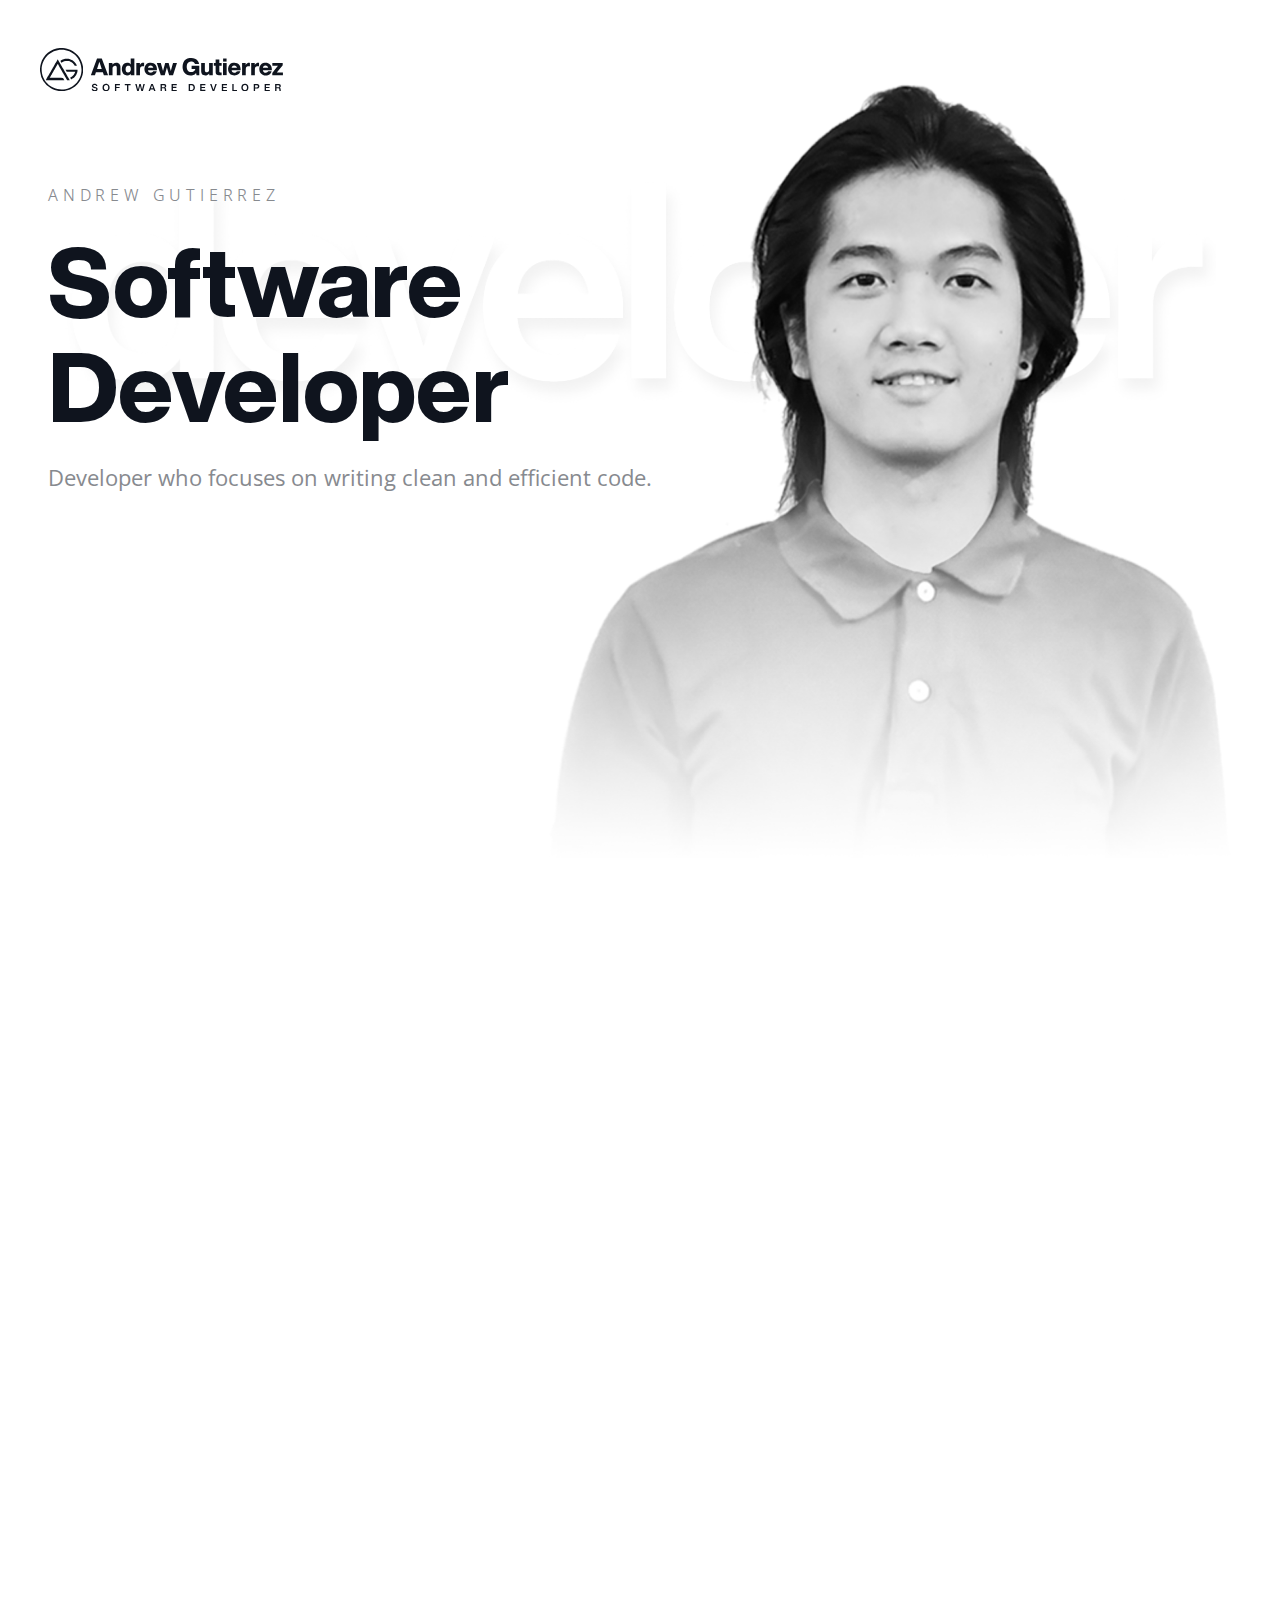
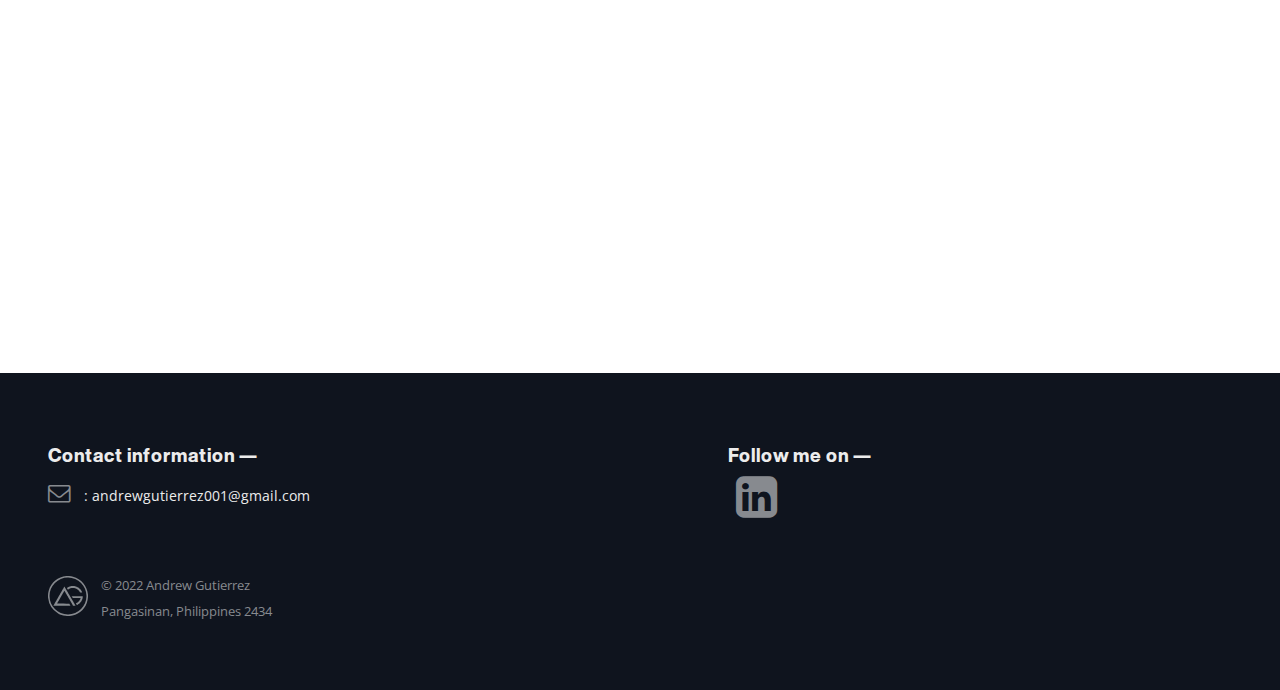
<file: index.html>
<!DOCTYPE html>
<html lang="en">

<head>
  <meta charset="UTF-8" />
  <meta http-equiv="X-UA-Compatible" content="IE=edge" />
  <meta name="viewport" content="width=device-width, initial-scale=1.0" />
  <title>Andrew Gutierrez</title>

  <link rel="icon" href="img/mylogo-normal.png" />

  <link href="css/main.css" rel="stylesheet" />
  <link href="css/responsiveness.css" rel="stylesheet" />
  <link href="css/slide_and_fade.css" rel="stylesheet" />

  <!-- nav -->
  <link href="css/nav.css" rel="stylesheet" />

  <!-- intro -->
  <link href="css/intro.css" rel="stylesheet" />

  <!-- projects -->
  <link href="css/projects.css" rel="stylesheet" />

  <!-- tech stacks -->
  <link href="css/tech_stacks.css" rel="stylesheet" />

  <!-- lwt -->
  <link href="css/lwt.css" rel="stylesheet" />

  <!-- footer -->
  <link href="css/footer.css" rel="stylesheet" />

  <!-- fonts -->
  <link href="fonts/HelveticaNowDisplay-ExtraBold/style.css" rel="stylesheet" />
  <link rel="preconnect" href="https://fonts.googleapis.com" />
  <link rel="preconnect" href="https://fonts.gstatic.com" crossorigin />
  <link
    href="https://fonts.googleapis.com/css2?family=Nunito:wght@200&family=Redressed&family=Roboto:wght@300;400&display=swap"
    rel="stylesheet" />
  <link rel="preconnect" href="https://fonts.googleapis.com" />
  <link rel="preconnect" href="https://fonts.gstatic.com" crossorigin />
  <link href="https://fonts.googleapis.com/css2?family=Montserrat:wght@100;200;300;400;500;600&display=swap"
    rel="stylesheet" />
  <link rel="preconnect" href="https://fonts.googleapis.com" />
  <link rel="preconnect" href="https://fonts.gstatic.com" crossorigin />
  <link href="https://fonts.googleapis.com/css2?family=Open+Sans:wght@300;400;500;600&display=swap" rel="stylesheet" />

  <!-- icons -->
  <link rel="stylesheet" href="icons/font-awesome-4.7.0/css/font-awesome.min.css" />
</head>

<body>
  <div class="wrapper">
    <nav class="header">
      <a href="#" class="logo-name">
        <div class="logo-container">
          <svg id="Layer_1" data-name="Layer 1" xmlns="http://www.w3.org/2000/svg" viewBox="0 0 966.88 966.88">
            <defs>
              <style>
                <!-- .cls-1 {
                fill: #10151f;
                }

                .cls-2 {
                  fill: #0f141e;
                }
                -->
              </style>
            </defs>
            <title>mylogo-normal</title>
            <path class="cls-1"
              d="M967.94,457v56c-1.68.77-.93,2.32-1,3.51a476,476,0,0,1-28.54,134.7c-65.9,177.26-224.94,298.46-412.94,315-4.47.39-9.18-.42-13.46,1.7H455c-.93-1.83-2.65-.9-4-1-10.43-1.12-20.91-1.82-31.3-3.24-61.62-8.44-120.09-26.94-173.59-58.73Q30,776.47,2.83,526c-.46-4.32.39-8.87-1.77-13V456c1.54-.59.93-2,1-3A485.74,485.74,0,0,1,19.3,352.36C73.63,159.64,243.08,20.07,443.51,2.77c4.49-.39,9.19.31,13.49-1.71h54c.47,1.32,1.62.87,2.53.92a462.48,462.48,0,0,1,92.54,14.49c198.84,52,342.16,222.12,360.15,427.06C966.61,448,965.8,452.72,967.94,457ZM38.06,484.47c0,246.51,199.56,446.2,446.17,446.47,246.12.27,446.71-199.73,446.72-445.41,0-247-199.34-447.4-445.16-447.47C238.08,38,38.06,237.42,38.06,484.47Z"
              transform="translate(-1.06 -1.06)" />
            <path class="cls-2"
              d="M398.34,357.93c-6.12,7.3-10,15.59-14.55,23.39-3.59,6.17-6.6,12.9-10.15,19.18-7.89,14-16.54,27.49-24.55,41.38-5.13,8.88-9.74,18-15.42,26.64-4.29,6.52-7.72,13.89-11.83,20.64-5.23,8.57-10.43,17.28-15,26.1-5.9,11.51-13.59,21.89-19.26,33.55-3.34,6.87-7.88,13.5-11.6,20.33-3.07,5.64-6.23,11.42-9.47,16.84-4,6.67-7.9,13.52-12.23,20.05-3.32,5-5.8,10.64-8.68,15.89a165.12,165.12,0,0,1-8.92,15.29,190.2,190.2,0,0,0-12.55,21.39c-1.42,2.74-3.79,4.87-4.72,8.36h8.26c24.33,0,48.7-1,73,.21,49,2.4,98,.84,147,2.1,22,.57,44,1.91,66,1.53,4.91-.08,5.83,3.91,7,6.06,6.17,11.67,12.3,23.32,19.73,34.27,1.78,2.63,2.14,6.15,4.47,8.68a1.32,1.32,0,0,1-1.11,2.12c-1.33.07-2.67,0-4,0q-202.2,0-404.39,0c-1.72,0-4.55,1-4.94-.68-.45-1.93.5-4.27,1.8-6.44,4.35-7.21,8.83-14.34,13-21.64,4.58-8,8.44-16.31,13.37-24.07,5.62-8.84,10.85-17.88,15.69-27.2a117.38,117.38,0,0,1,8.11-13.13c2.8-4,3.69-8.72,6.61-12.48,4.25-5.46,7.37-11.69,10.93-17.55,3.83-6.32,7.93-12.63,11-19.41a146,146,0,0,1,8.31-14.65c2.42-4,4.12-8.35,6.66-12.28,4.49-6.94,8.59-14.15,12.69-21.33,3.24-5.67,6.62-11.26,9.74-17,2.91-5.36,5.92-10.82,9.13-16.1,4.07-6.69,8-13.5,11.77-20.43,2.63-4.88,5.83-9.65,8.94-14.37a145.79,145.79,0,0,0,12-22.8c1.5-3.49,4.5-6.31,6.31-9.94,3-5.94,6.51-11.69,9.93-17.34,3-4.92,5.83-10,8.82-15,4.31-7.13,8-14.68,12.07-21.9,3.81-6.73,8.27-13.2,12.15-20,3.25-5.67,6.39-11.49,9.88-16.91,3.6-5.59,6.7-11.62,10.06-17.24,6.34-10.62,12.24-21.6,18.55-32.29,3.09-5.24,6.66-10.29,8.94-15.87s6.69-9.87,8.08-15.76c.35-1.5,1.42-1.15,2.31-1.12a4.25,4.25,0,0,1,3.63,2c8.52,14,15.68,28.69,24.37,42.63,7.14,11.45,14.08,23.24,20.41,35.22,5.82,11,12.27,21.58,18.4,32.36,5.17,9.09,10.27,18.35,15.52,27.37,3.79,6.51,7.54,13.27,11.39,19.77,3.75,6.33,7.27,13.13,11.35,19.15,3.88,5.72,6.17,12.25,10.56,17.76,3.18,4,4.73,9.57,7.74,14.09a238.25,238.25,0,0,1,13.47,23.09c3.41,6.64,7.58,12.92,11.3,19.25,3.38,5.73,6.42,11.82,9.57,17.6,3.6,6.61,8,12.78,11.47,19.55,2.75,5.43,6.15,10.94,9.45,16.29,5.24,8.5,10.14,17.22,15,26,4.74,8.58,10.52,16.57,15.09,25.16,3,5.64,6.53,11,9.33,16.85,3.21,6.65,7.07,13.12,10.91,19.52,3.13,5.21,7.34,10,9.38,15.56,1.59,4.34,5.06,7.06,6.74,11.26,2.26,5.66,6.67,10.42,9.22,16,2.82,6.19,6.92,11.54,10.26,17.37.55,1,.66,1.94,1.16,2.77,1.51,2.48,5.2,5.44,3.48,7.52-2,2.42-6.51.79-9.91.82-15,.11-30-.19-45,.21-3.9.1-5.49-1.87-6.52-4.44-3-7.51-8.09-13.77-12-20.7-3.18-5.57-5.64-11.53-9-17-4.71-7.7-8.76-15.79-13.38-23.57-4.92-8.28-9.56-16.9-14.31-25.36s-9.74-17.2-14.72-25.7c-4.47-7.63-9.07-15.47-13.32-23.28-2.95-5.42-5.77-11.42-9.66-16.7-4.05-5.5-7-12.19-10.58-18.26-4.22-7.1-7.73-14.66-12.3-21.51-4.8-7.2-8.23-15.1-12.68-22.47-3.39-5.62-7.37-10.84-10.54-16.65-2.9-5.32-6-10.61-9.36-15.76a214,214,0,0,1-11.39-20.8A180.9,180.9,0,0,0,440,430.37c-4-6.06-7.44-12.53-11.17-18.72-4.2-7-8-14.44-12-21.68-5.22-9.53-10.21-19.24-16.64-28C399.35,360.67,399.36,359.18,398.34,357.93Z"
              transform="translate(-1.06 -1.06)" />
            <path class="cls-2"
              d="M789.82,534.49c-1.69-1-3.53-.47-5.27-.47q-88.49-.05-177,0c-7.47,0-9.47-1.67-12.63-8a248.85,248.85,0,0,0-15.77-28.15c-1.91-2.86-5.73-5.16-5.24-9.61.22-2,1.43-3.24,2.53-1.71,1.76,2.46,3.85,1.45,5.72,1.45q126.73.11,253.47,0c4.3,0,5.67.85,5.42,5.35-.43,7.64.05,15.33-.17,23-.21,7.3-2.76,14.2-4.2,21.29-1.24,6.08-3,12.07-4.8,18-1.29,4.26-3,8.41-4.58,12.56-2.74,7-5.62,13.91-8.35,20.9-2.09,5.35-5.55,9.9-8.51,14.72-4.12,6.7-8.11,13.54-12.85,19.79-3.68,4.87-7.47,9.71-11.43,14.4-6.16,7.29-12.34,14.59-19.39,20.93a331.35,331.35,0,0,1-26.59,21A209.09,209.09,0,0,1,717,694.43c-4,2.17-8.47,4.08-12.22,7.27-3.21,2.73-8.79-1.47-10.75-7.41-2.14-6.53-6.27-12-9.54-17.93-1.91-3.45-3.33-7.52-7.06-10-.65-.43-2.32-4.22,2.33-5.65,8.32-2.56,15.62-7.71,23.1-12.22,4.12-2.48,8.35-4.89,12.19-7.68a180,180,0,0,0,20.55-17.24c7.9-7.8,15.62-15.88,22.14-24.9,4.71-6.52,9.24-13.19,12.46-20.71,1.49-3.49,4.07-6.55,6-9.95,2.48-4.41,3.67-9.29,5.9-13.72C785.21,547.92,786.2,540.75,789.82,534.49Z"
              transform="translate(-1.06 -1.06)" />
            <path class="cls-2" d="M626.49,290.19H577.58" transform="translate(-1.06 -1.06)" />
            <path class="cls-2"
              d="M575.1,292a125.44,125.44,0,0,0-32.65,6.47c-7.88,2.57-15.45,5.86-23.11,8.81-7.51,2.89-14.24,7.89-21.13,12.25-4.53,2.87-8.7,6.32-13.11,9.4-2.33,1.63-4.53,1.32-6.11-1.17-2-3.19-4-6.41-5.91-9.68-3.65-6.32-7-12.85-11-19-1.12-1.71-1.41-3.74-2.81-5.45-1-1.25-.86-4.09,2.6-6.07,5.2-3,9.74-7.35,15.07-10.39,6.71-3.82,13.41-7.65,20.15-11.4,8.4-4.66,17.7-6.83,26.49-10.24,7.1-2.75,14.89-4.65,22.26-6.94,23.31-7.24,47-3.55,70.57-4.71,12.71-.62,25.38.15,37.57,3.36,5.57,1.47,11.35,3.59,16.89,5.2,9.67,2.81,18.79,7,28.45,9.85,6.07,1.77,11.8,5.78,17.5,9.21s12.06,6.57,17.63,10.51c9.06,6.4,18,13,26.56,20.07,8,6.56,14.85,14.19,21.75,21.81,9.63,10.64,17.9,22.35,25.63,34.35a160.51,160.51,0,0,1,17,34.64c1,3,1.37,5.19-3.29,5.11q-21-.38-42,0a5.94,5.94,0,0,1-5.78-3.27c-4.35-7.19-8.2-14.65-12.72-21.76A133.67,133.67,0,0,0,749,357c-7.48-8.54-15.13-16.9-24.08-23.92-3.8-3-8.26-5.33-11.9-8.33-7.29-6-15.66-10.15-23.46-15.19-5.92-3.82-12.89-6.27-19.68-8.39-7.24-2.26-14.1-6-21.8-6.55-6.08-.42-11.71-3.57-18-2.67"
              transform="translate(-1.06 -1.06)" />
          </svg>
        </div>
        <div class="name-container">
          <svg id="Layer_1" data-name="Layer 1" xmlns="http://www.w3.org/2000/svg" viewBox="0 0 3097.24 536.58">
            <defs>
              <style>
                <!-- .cls-1 {
                fill: #10151f;
                }

                .cls-2 {
                  fill: #10141e;
                }

                .cls-3 {
                  fill: #0f141e;
                }

                .cls-4 {
                  fill: #11161f;
                }

                .cls-5 {
                  fill: #121720;
                }

                .cls-6 {
                  fill: #121721;
                }

                .cls-7 {
                  fill: #121620;
                }

                .cls-8 {
                  fill: #111620;
                }

                .cls-9 {
                  fill: #fbfbfb;
                }
                -->
              </style>
            </defs>
            <title>name-job</title>
            <path class="cls-1"
              d="M-1661.64-700.05c4.66-12.19,9.45-24.34,14-36.59q41-111.25,81.87-222.56c1.2-3.26,2.56-4.6,6.27-4.57q33.74.3,67.48,0c3.48,0,4.85,1.12,6,4.24q49.16,131.08,98.51,262.08c.46,1.22.86,2.47,1.45,4.15-1.1.12-1.83.27-2.56.27-20.49,0-41-.07-61.48.1-3.13,0-4.28-1.1-5.18-3.87-4.33-13.26-8.89-26.45-13.32-39.68-.71-2.11-1.2-3.7-4.2-3.69-36.32.13-72.63.09-109.45.09l-15.64,47h-63.73Zm97.48-94h75.87l-38.17-113.8Z"
              transform="translate(1661.64 969.94)" />
            <path class="cls-1"
              d="M86-693.15H41.43L34-727.51c-.45.13-.9.11-1,.32-15.7,22.5-37.59,34.78-64.41,38.55-28.27,4-56,1.91-81.88-11-35.35-17.58-56.57-46.75-65.3-84.82-8.33-36.32-7.8-72.68,6.38-107.5,18.21-44.74,52.7-69.47,100.18-76,30.15-4.15,60-2.3,88.22,10,35.05,15.24,58.08,40.87,65.63,79.12.23,1.14.43,2.29.57,3.44.1.81.09,1.63.14,2.71a24.2,24.2,0,0,1-3,.37c-19.5,0-39,.07-58.49-.08-1.57,0-4.13-1.1-4.55-2.28-8.75-24.5-27.2-35.79-52-39-34-4.4-62,11.34-73.89,42.26a106.71,106.71,0,0,0-5.7,22.14c-3,20-2.39,39.88,4.19,59.22,10.77,31.65,37.12,49.19,70.53,47.54,18.81-.93,35-7.28,47.94-21.25,7.66-8.29,12.1-18.13,13.9-29.86H-38.18v-50.07H86Z"
              transform="translate(1661.64 969.94)" />
            <path class="cls-1"
              d="M-436.9-817.31l-35.46,124.13h-62.77l-64.11-195.76h64.09l36,127,34.62-126.94h55.71L-374-761.55c4.47-16.26,8.82-32.5,13.42-48.67q10.71-37.63,21.79-75.16c.43-1.46,2.25-3.57,3.45-3.59,20.15-.22,40.29-.16,61-.16l-63.75,195.81h-62.65Z"
              transform="translate(1661.64 969.94)" />
            <path class="cls-1"
              d="M-961.7-693.16h-57.36v-24.29c-4.28,4.65-7.56,8.79-11.43,12.3-14.56,13.22-32.23,17.33-51.31,16.59-36.81-1.44-61.36-20.55-73.64-54.38s-12-68.51,2.17-101.88c18-42.39,66.49-61.09,107-42.44,10.07,4.64,18.11,11.69,25.45,21.24v-97.41h59.15Zm-57.19-97c-1-8.2-1.39-15.73-2.9-23-2.91-14.07-9.57-25.91-24.14-30.52-22-7-45.29-.78-53.74,26.78a93.45,93.45,0,0,0-.55,52.73c4.29,15.72,14.5,25.6,31.11,27.62,22.25,2.71,40.7-5.21,46.66-30.1C-1020.57-774.49-1020-782.68-1018.89-790.12Z"
              transform="translate(1661.64 969.94)" />
            <path class="cls-1"
              d="M753.5-773.51H608.24c1,19.15,14.3,40.25,41.48,41.21,17.12.61,32-3.87,41.14-20a4.17,4.17,0,0,1,3-1.79c17.81-.11,35.62-.08,54.46-.08-2,5.31-3.49,10.18-5.62,14.75-10.63,22.76-28.78,37.2-52.13,45-24.67,8.2-49.9,8.68-74.61.47-35.71-11.87-56.61-37.28-63.49-74-4.18-22.31-3.25-44.68,5.3-65.86,14.4-35.69,41.69-55,79.68-59.13,20.49-2.25,40.63-.38,59.55,8.43,30.71,14.3,47.37,39.41,53.12,72C752.35-800,752.4-787.12,753.5-773.51Zm-145-37.9h85.67c-2.93-24.69-21.5-39.9-46.78-38.52C625.3-848.72,608.85-832.48,608.46-811.4Z"
              transform="translate(1661.64 969.94)" />
            <path class="cls-1"
              d="M1112-773.49c2,26.72,23.46,44,50,41.1,14-1.55,25.57-6.88,32.78-19.71a4.66,4.66,0,0,1,3.41-2c17.65-.13,35.3-.09,53.53-.09a43.8,43.8,0,0,1-.89,4.35c-8,25.28-24.9,42.65-49,52.59-28.7,11.83-58.28,12.59-87.16,1.27-35.67-14-54.52-41.63-59.19-79.18-2.54-20.43-1.18-40.7,6.86-59.86,14.76-35.17,41.93-53.9,79.46-58,18.61-2,37-.63,54.49,6.43,33.35,13.45,51.63,39.24,57.87,73.79,2.29,12.67,2.28,25.75,3.37,39.29Zm.45-37.91h85.67c-2.85-24.49-21.1-39.61-46.27-38.55C1129.59-849,1112.93-832.75,1112.45-811.39Z"
              transform="translate(1661.64 969.94)" />
            <path class="cls-1"
              d="M-596.54-773.57H-741.61c-.71,16.44,12.47,34.45,28.93,39.19,17.43,5,43.06,3.05,54.61-19.79h55.83c-.38,1.71-.58,3.11-1,4.44-8.37,26.23-26.2,43.7-51.38,53.5-26.69,10.39-54.26,11.15-81.16,1.66-37.5-13.23-57.7-41.16-62.77-80.18-2.63-20.25-1.34-40.41,6.47-59.44,14.54-35.43,41.67-54.58,79.43-58.78,20.49-2.28,40.64-.42,59.57,8.36,30.72,14.26,47.44,39.35,53.21,71.92C-597.64-800-597.62-787-596.54-773.57Zm-145-37.85h85.64c-3.12-24.84-21.55-39.9-46.84-38.5C-724.73-848.7-741.39-832.2-741.5-811.42Z"
              transform="translate(1661.64 969.94)" />
            <path class="cls-2"
              d="M-1314.25-693.25h-59.16V-888.9h57.6v23.24c4-3.21,9.19-7.28,14.27-11.51,21.76-18.14,56.65-22.1,81.73-8.91,21.86,11.5,31.84,30.86,33,54.55s.59,47.31.67,71c.08,22.33,0,44.65,0,67.26h-59.43v-5.38q0-54.24,0-108.48a76.59,76.59,0,0,0-.37-10c-3-22.47-19-27.68-36.75-25.51-17.47,2.13-29.4,15.21-31,32.73-.34,3.81-.54,7.65-.55,11.47q-.06,49.74,0,99.48Z"
              transform="translate(1661.64 969.94)" />
            <path class="cls-3"
              d="M116.39-888.92h59.36v5.55q0,54,0,108c0,2.5.1,5,.25,7.49,1.48,24.58,18.63,30.85,37,28.35,19.14-2.6,31.12-17,31.26-37.24.26-35.48.11-71,.13-106.46,0-1.79,0-3.59,0-5.62h59.24v195.65H246.33v-27.24c-1.83,2.12-2.87,3.23-3.8,4.42-24.11,30.88-62.95,32.75-88.91,21.61-22.24-9.55-33.05-27.94-36.16-51.28a142.39,142.39,0,0,1-1-18.43q-.13-59.48,0-119Z"
              transform="translate(1661.64 969.94)" />
            <path class="cls-1"
              d="M1435.6-737.25v44H1264.12c0-12.07-.08-24.15.11-36.22,0-1.41,1.44-2.91,2.46-4.17q44.63-54.82,89.31-109.6c.3-.37.52-.79,1.08-1.64h-92.13v-43.92h167.12c0,11.85.11,23.47-.12,35.09,0,1.73-1.44,3.64-2.64,5.12Q1384.73-793.77,1340-739c-.3.37-.53.8-1.15,1.74Z"
              transform="translate(1661.64 969.94)" />
            <path class="cls-4"
              d="M349.74-845.89h-29V-889h28.87v-57.89h59.59v57.78h37.31V-846h-37c-.1,1.9-.27,3.48-.27,5.05q0,42.48,0,85c0,13.67,3.77,17.83,17.55,18.7,6.44.41,12.92.07,19.64.07v44.49c-6.57.37-13.15.89-19.73,1.09-14.35.43-28.64,0-42.55-4.12-21-6.26-32.33-20.07-33.73-41.91-.67-10.46-.6-21-.63-31.46-.08-23.65,0-47.31,0-71C349.74-841.89,349.74-843.67,349.74-845.89Z"
              transform="translate(1661.64 969.94)" />
            <path class="cls-1"
              d="M-804.19-837.84c-9.76.52-19.17.22-28.3,1.65-23.27,3.65-36.76,18.36-38,41.83-.93,17.28-.6,34.63-.71,51.94-.1,16.3,0,32.59,0,49.14h-59V-888.88h57.42v33.57c12.9-31,37.3-39.7,68.63-36Z"
              transform="translate(1661.64 969.94)" />
            <path class="cls-1"
              d="M835.75-693.24H776.6V-888.87h57.57v33.53c6.17-13,14-24.33,27.37-30.84s27.14-6.79,41.41-5.07v53.9c-4.12,0-8.07-.19-12,0-6.8.4-13.74.33-20.34,1.76-20.56,4.46-33,19.17-34.12,41.16-.94,19.11-.6,38.29-.72,57.44C835.68-722.48,835.75-708,835.75-693.24Z"
              transform="translate(1661.64 969.94)" />
            <path class="cls-1"
              d="M1050-891.34v54c-1.85,0-3.61-.06-5.35,0-7.81.33-15.73,0-23.4,1.18-22.9,3.63-36.41,18.32-37.8,41.54-.91,15.27-.62,30.63-.71,45.94-.1,18,0,36,0,54,0,.33-.08.66-.16,1.34H923.68V-888.78h57.51v33.52c6.16-13.27,14.15-24.51,27.59-31C1021.88-892.66,1035.65-892.83,1050-891.34Z"
              transform="translate(1661.64 969.94)" />
            <path class="cls-3" d="M527.66-888.81v195.49h-59V-888.81Z" transform="translate(1661.64 969.94)" />
            <path class="cls-5"
              d="M-870.37-521.47l-21.21,85.31h-24.48L-947.7-549.87h22.79l22,87.16,21.19-87.2h22.93l21.06,87.08,22-87h22.66l-31.42,113.61h-24.69Z"
              transform="translate(1661.64 969.94)" />
            <path class="cls-6"
              d="M-85.17-549.42c18,0,35.71-1.4,53.16.32C-3.2-546.26,13.2-527.94,15.14-499c1,15.26-1.1,29.92-10.51,42.68-9.82,13.32-23.69,19.29-39.6,20-16.6.73-33.26.16-50.21.16Zm21.72,94.21c9.82,0,19.51.79,29-.19C-21.08-456.78-11.1-465.84-9-479.19a88.93,88.93,0,0,0,0-27.66c-2.21-13.7-12.72-22.79-26.44-23.95-9.21-.78-18.54-.15-28-.15Z"
              transform="translate(1661.64 969.94)" />
            <path class="cls-7"
              d="M764.78-489.13c.1-13.81,1.58-23.63,5.91-32.84,9.48-20.19,29.65-31.71,53.42-30.55,32.22,1.57,53.28,23,54.37,55.35.35,10.25-.5,20.3-4.25,29.94-8.73,22.43-30.91,35.68-56.29,33.67C784.93-436.18,764.91-458.5,764.78-489.13Zm22.55-2.37c.28,2.44.49,6.44,1.23,10.35,3.31,17.45,15.76,28.21,32.75,28.5s29.66-9.39,33.16-27a79.69,79.69,0,0,0,.62-24.22c-1.74-15.18-12.15-26.21-25.72-28.91-15.08-3-28.7,2.77-36.09,15.29C788.83-510,787.6-501.63,787.33-491.5Z"
              transform="translate(1661.64 969.94)" />
            <path class="cls-7"
              d="M-1475.23-487.55c.16-24.23,5.31-41.19,20.73-53.1,18.87-14.57,40.16-15.7,61.4-6.75,20.57,8.67,29.77,26.14,31.44,47.83.77,10,.09,20-3.11,29.62-8,24-30.89,38.52-57.39,36.38C-1455.15-436.24-1475.17-458.64-1475.23-487.55Zm22.56-4.23c.25,2.33.49,6.15,1.12,9.92,2.88,17.43,15.19,28.54,32.14,29.16,17.31.64,30.27-9,33.8-26.75a79.44,79.44,0,0,0,.65-24.7c-1.84-15.22-12.43-26.19-25.95-28.7-15-2.79-28.4,2.87-35.71,15.15C-1451.1-510.17-1452.38-501.85-1452.67-491.78Z"
              transform="translate(1661.64 969.94)" />
            <path class="cls-6"
              d="M-539.17-549.09c21.14,0,42-1.22,62.68.34,21.62,1.63,33.31,20,27.84,40.25-2.42,8.95-8.7,14.27-17.47,17.94,11.22,3.7,15.35,11.8,16,22.3.31,5.32.36,10.66.91,16s1.58,10.73,2.44,16.29c-5.57,0-11.71-.19-17.84.08-3,.13-4.37-1.18-4.83-3.74-.58-3.26-1-6.56-1.3-9.86-.38-4.81-.51-9.64-.81-14.47-.69-11.24-5.11-16-16.41-16.55-9.62-.44-19.28-.09-29.67-.09v44.4h-21.51Zm21.73,51c11.16,0,22.11.42,33-.13,8.75-.45,14.17-7,14.64-16s-3.81-16-12.68-16.82c-11.59-1.11-23.36-.27-35-.27Z"
              transform="translate(1661.64 969.94)" />
            <path class="cls-6"
              d="M1382.79-490.57c11.12,3.7,15.36,11.56,16,21.92.4,6.48.61,13,1.24,19.44.42,4.24,1.44,8.42,2.29,13.19-6.21,0-12.91.12-19.59-.13-1,0-2.58-1.6-2.84-2.71a75.1,75.1,0,0,1-1.68-10.78c-.44-5-.5-10-.85-15-.74-10.47-5-15.26-15.48-15.83-9.94-.54-19.92-.12-30.29-.12v44.18h-21.8V-550c6.22,0,12.33-.09,18.44,0,14.8.26,29.71-.37,44.38,1.16,21.37,2.23,33,19.83,27.81,40C1398.12-499.89,1392-494.44,1382.79-490.57ZM1331.7-532v34.13c10.5,0,20.66.27,30.79-.07,10.56-.36,16.65-6.88,16.75-17.14.1-9.81-6-16.4-16.48-16.82C1352.49-532.34,1342.19-532,1331.7-532Z"
              transform="translate(1661.64 969.94)" />
            <path class="cls-8" d="M-339.41-485.19v29.68H-278v19.21h-83.27V-549.62h83.63v18.9h-61.84V-504h55.71v18.77Z"
              transform="translate(1661.64 969.94)" />
            <path class="cls-8" d="M184.4-549.63v18.81H122.72v26.89h55.56v18.6H122.63v29.67H184v19.38h-83.3V-549.63Z"
              transform="translate(1661.64 969.94)" />
            <path class="cls-8" d="M471.58-455.4h61.52v19.17H449.86V-549.69h83.4v18.95H471.65v26.9h55.69v18.62H471.58Z"
              transform="translate(1661.64 969.94)" />
            <path class="cls-8" d="M1218.36-485h-55.8v29.53h61.55v19.13h-83.26V-549.71h83.44v19h-61.66v26.91h55.74Z"
              transform="translate(1661.64 969.94)" />
            <path class="cls-6"
              d="M-1649.75-473.56h20.95c.23,1.49.42,2.8.65,4.1,1.82,10.32,6.75,15.4,17.12,17.42,7.95,1.55,15.9,1.84,23.63-1,6.65-2.48,9.87-7.22,9.91-14,0-6.48-2.48-10.51-9.7-12.8-8-2.55-16.49-3.84-24.59-6.25-7-2.07-14.09-4.19-20.39-7.66-11.59-6.38-15.64-17.14-14.53-30,1-11.81,7.58-19.94,18.19-24.18,16.95-6.78,34.19-6.4,51,.71,8.7,3.68,14.48,10.52,17.23,19.61,1.09,3.6,1.52,7.39,2.32,11.44h-21.27c-.77-7.57-3.41-14.16-11.21-16.66-9.59-3.07-19.45-3.95-28.55,1.33-8.66,5-7.91,18.1,1.51,22.35,6.57,3,13.94,4.12,20.94,6.17,8.27,2.41,16.83,4.17,24.71,7.51,23.66,10,20.6,42.89,3.89,53.63-9.19,5.91-19.25,8-29.85,8.37-10.9.36-21.66-.56-31.62-5.53C-1643.38-446-1649.56-457.71-1649.75-473.56Z"
              transform="translate(1661.64 969.94)" />
            <path class="cls-6"
              d="M-619.81-436c-7.22,0-13.55.18-19.86-.14a5.64,5.64,0,0,1-4-2.94c-2.85-7.08-5.3-14.31-8.07-22h-49.8c-2.63,7.42-5.31,14.57-7.64,21.83-.81,2.52-1.95,3.37-4.56,3.29-6.14-.19-12.29-.06-19-.06l43.34-113.89H-664Zm-57.09-94.36-18,50.49h36.43Z"
              transform="translate(1661.64 969.94)" />
            <path class="cls-6"
              d="M986.21-476.05v39.83H964.82V-550c4,0,7.91,0,11.85,0,15.64.22,31.39-.61,46.9,1,20.83,2.11,32.72,17.58,31.52,38.32-1.18,20.4-14.63,33.8-35.34,34.61C1008.81-475.7,997.84-476.05,986.21-476.05Zm.45-55.2v36.6c10.12,0,19.93.46,29.68-.12,11.57-.69,17.34-7.65,16.93-19.07-.4-10.89-6.81-17.13-18.28-17.37C1005.69-531.41,996.37-531.26,986.66-531.26Z"
              transform="translate(1661.64 969.94)" />
            <path class="cls-6"
              d="M260.26-549.95h23.42l31.19,91.65,30.58-91.58h22.69L327.41-436c-7.86,0-15.63.07-23.4-.1a3.79,3.79,0,0,1-2.67-2.13C287.65-475.29,274.06-512.37,260.26-549.95Z"
              transform="translate(1661.64 969.94)" />
            <path class="cls-6" d="M-1200.4-485h-53.19v48.74h-21.55V-549.69h80v19h-58.33v26.78h53Z"
              transform="translate(1661.64 969.94)" />
            <path class="cls-1" d="M-1058.58-436.19h-22v-94.27h-36v-19.3h93.91v19h-35.86Z"
              transform="translate(1661.64 969.94)" />
            <path class="cls-8" d="M618.81-549.93h21.44v94.57h54v19H618.81Z" transform="translate(1661.64 969.94)" />
            <path class="cls-6" d="M470.3-912v-49.55h56V-912Z" transform="translate(1661.64 969.94)" />
            <path class="cls-9" d="M694.13-811.4H608.46" transform="translate(1661.64 969.94)" />
          </svg>
        </div>
      </a>
    </nav>
    <section id="intro">
      <div class="developer">
        <img src="img/developer.png" alt />
      </div>
      <div class="row">
        <div class="col-12 col-sm-7 col-md-8 col-lg-8 col-xl-7 details">
          <h5 class="slide-fade">Andrew Gutierrez</h5>
          <h1 class="slide-fade">
            <!-- Software Developer and
              <br />
              Solutions Designer -->
            Software Developer
          </h1>
          <p class="slide-fade">
            Developer who focuses on writing clean and efficient code.
          </p>
          <p class="slide-fade">
            Providing efficient solutions and willing to learn new tech
            stacks.
          </p>
          <nav class="slide-fade">
            <a href="#projects">
              <h4>View Projects</h4>
            </a>
            <span class="or">or</span>
            <a href="#tech_stacks">
              <h4>Check Tech Stacks</h4>
            </a>
          </nav>
        </div>
        <div class="col-12 col-sm-8 col-md-9 col-lg-9 col-xl-7 picture">
          <img src="img/me-fading.png" />
          <!-- <img src="img/me-fading-colored.png" /> -->
        </div>
      </div>
    </section>
    <section id="projects">
      <div class="group">
        <h5>Employment Work</h5>
        <h1>Web Apps</h1>
        <div class="row gallery">
          <div class="col-12 col-sm-12 col-md-6 col-lg-6 col-xl-6">
            <div class="item">
              <a href="projects/tech_aid.html" class="item-title">
                <strong class="regular">
                  <h5>2021</h5>
                  <h2 class="light">
                    Tech Aid — A Tech Assistance Management System
                  </h2>
                  <span class="view" style="display: none;">
                    View Project
                    <i class="fa fa-long-arrow-right" aria-hidden="true"></i>
                  </span>
                </strong>

                <strong class="on-hover">
                  <h5>2021</h5>
                  <h2>
                    Tech Aid — A Tech Assistance Management System
                  </h2>
                  <span class="view">
                    View Project
                    <i class="fa fa-long-arrow-right" aria-hidden="true"></i>
                  </span>
                </strong>
              </a>
              <img src="img/projects/tech_aid_thumbnail.png" alt />
            </div>
          </div>
          <div class="col-12 col-sm-12 col-md-6 col-lg-6 col-xl-6">
            <div class="item">
              <a href="projects/allium.html" class="item-title">
                <strong class="regular">
                  <h5>2021</h5>
                  <h2>
                    Allium — An Inventory Monitoring System
                  </h2>
                  <span class="view" style="display: none;">
                    View Project
                    <i class="fa fa-long-arrow-right" aria-hidden="true"></i>
                  </span>
                </strong>

                <strong class="on-hover">
                  <h5>2021</h5>
                  <h2>
                    Allium — An Inventory Monitoring System
                  </h2>
                  <span class="view">
                    View Project
                    <i class="fa fa-long-arrow-right" aria-hidden="true"></i>
                  </span>
                </strong>
              </a>
              <img src="img/projects/allium_thumbnail.png" alt />
            </div>
          </div>
        </div>
        <h1>Enterprise Apps</h1>
        <div class="row gallery">
          <div class="col-12 col-sm-12 col-md-6 col-lg-6 col-xl-6">
            <div class="item">
              <a href="projects/globe_simreg.html" class="item-title">
                <strong class="regular">
                  <h5>2022</h5>
                  <h2 class="dark">
                    Globe Sim Reg — Back-end Applications for the Sim
                    Registration platform of Globe Telecom
                  </h2>
                  <span class="view" style="display: none;">
                    View Project
                    <i class="fa fa-long-arrow-right" aria-hidden="true"></i>
                  </span>
                </strong>

                <strong class="on-hover">
                  <h5>2022</h5>
                  <h2 class="light">
                    Globe Sim Reg — Back-end Applications for the Sim
                    Registration platform of Globe Telecom
                  </h2>
                  <span class="view">
                    View Project
                    <i class="fa fa-long-arrow-right" aria-hidden="true"></i>
                  </span>
                </strong>
              </a>
              <img src="img/projects/globe_simreg_thumbnail_template.png" alt />
            </div>
          </div>
        </div>
      </div>
      <div class="group">
        <h5>Personal Projects</h5>
        <h1>Mobile App</h1>
        <div class="row gallery">
          <div class="col-12 col-sm-12 col-md-6 col-lg-6 col-xl-6">
            <div class="item">
              <a href="projects/period_tracker.html" class="item-title">
                <strong class="regular">
                  <h5>2022</h5>
                  <h2>
                    Period Tracker — An Android Mobile App for Tracking Period
                  </h2>
                  <span class="view" style="display: none;">
                    View Project
                    <i class="fa fa-long-arrow-right" aria-hidden="true"></i>
                  </span>
                </strong>

                <strong class="on-hover">
                  <h5>2022</h5>
                  <h2>
                    Period Tracker — An Android Mobile App for Tracking Period
                  </h2>
                  <span class="view">
                    View Project
                    <i class="fa fa-long-arrow-right" aria-hidden="true"></i>
                  </span>
                </strong>
              </a>
              <img src="img/projects/period_tracker.png" alt />
            </div>
          </div>
        </div>
        <h1>Desktop App</h1>
        <div class="row gallery">
          <div class="col-12 col-sm-12 col-md-6 col-lg-6 col-xl-6">
            <div class="item">
              <a href="projects/tictactoe.html" class="item-title">
                <strong class="regular">
                  <h5>2022</h5>
                  <h2 class="light">
                    Tictactoe — A Classic Game Built as a Desktop App
                  </h2>
                  <span class="view" style="display: none;">
                    View Project
                    <i class="fa fa-long-arrow-right" aria-hidden="true"></i>
                  </span>
                </strong>

                <strong class="on-hover">
                  <h5>2022</h5>
                  <h2>
                    Tictactoe — A Classic Game Built as a Desktop App
                  </h2>
                  <span class="view">
                    View Project
                    <i class="fa fa-long-arrow-right" aria-hidden="true"></i>
                  </span>
                </strong>
              </a>
              <img src="img/projects/tictactoe.png" alt />
            </div>
          </div>
        </div>
        <!-- <h1>Web Page</h1>
          <div class="row gallery">
            <div class="col-12 col-sm-12 col-md-6 col-lg-6 col-xl-6">
              <div class="item">
                <a href="projects/may_bday_2022.html" class="item-title">
                  <strong class="regular">
                    <h5>2022</h5>
                    <h2>
                      Birthday Greeting — A birthday greeting web page
                    </h2>
                    <span class="view" style="display: none;">
                      View Project
                      <i class="fa fa-long-arrow-right" aria-hidden="true"></i>
                    </span>
                  </strong>

                  <strong class="on-hover">
                    <h5>2022</h5>
                    <h2>
                      Birthday Greeting — A birthday greeting web page
                    </h2>
                    <span class="view">
                      View Project
                      <i class="fa fa-long-arrow-right" aria-hidden="true"></i>
                    </span>
                  </strong>
                </a>
                <img src="img/projects/may_bday_2022/1.png" alt="" />
              </div>
            </div>
          </div> -->
      </div>
    </section>
    <section id="tech_stacks">
      <div class="row">
        <div class="col-12">
          <h5>Tech Stacks</h5>
          <h1>What i use</h1>
        </div>
      </div>
      <div class="row">
        <div class="row">
          <div class="col-12 col-sm-8 col-md-6 col-lg-4 col-xl-3">
            <input type="text" class="textbox" id="search_tech_stack" placeholder="Search my tech stacks here...">
          </div>
        </div>
        <div class="row" id="tech_stack_container"></div>
      </div>
      <!-- square tech stacks -->
      <!-- <div class="row">
          <div class="col-12 col-sm-6 col-md-4 col-lg-4 col-xl-4">
            <div class="item">
              <h2>HTML</h2>
              <img src="img/tech_stacks/html.png" alt />
            </div>
          </div>
          <div class="col-12 col-sm-6 col-md-4 col-lg-4 col-xl-4">
            <div class="item">
              <h2>CSS</h2>
              <img src="img/tech_stacks/css.png" alt />
            </div>
          </div>
          <div class="col-12 col-sm-6 col-md-4 col-lg-4 col-xl-4">
            <div class="item">
              <h2>Javascript</h2>
              <img src="img/tech_stacks/js.png" alt />
            </div>
          </div>
          <div class="col-12 col-sm-6 col-md-4 col-lg-4 col-xl-4">
            <div class="item">
              <h2>Booststrap</h2>
              <img src="img/tech_stacks/bootstrap.png" alt />
            </div>
          </div>
          <div class="col-12 col-sm-6 col-md-4 col-lg-4 col-xl-4">
            <div class="item">
              <h2>PHP</h2>
              <img src="img/tech_stacks/php.png" alt />
            </div>
          </div>
          <div class="col-12 col-sm-6 col-md-4 col-lg-4 col-xl-4">
            <div class="item">
              <h2>Laravel</h2>
              <img src="img/tech_stacks/laravel.png" alt />
            </div>
          </div>
          <div class="col-12 col-sm-6 col-md-4 col-lg-4 col-xl-4">
            <div class="item">
              <h2>Java</h2>
              <img src="img/tech_stacks/java.png" alt />
            </div>
          </div>
          <div class="col-12 col-sm-6 col-md-4 col-lg-4 col-xl-4">
            <div class="item">
              <h2>React</h2>
              <img src="img/tech_stacks/react.png" alt />
            </div>
          </div>
          <div class="col-12 col-sm-6 col-md-4 col-lg-4 col-xl-4">
            <div class="item">
              <h2>SQL</h2>
              <img src="img/tech_stacks/sql.png" alt />
            </div>
          </div>
          <div class="col-12 col-sm-6 col-md-4 col-lg-4 col-xl-4">
            <div class="item">
              <h2>Adobe Photoshop</h2>
              <img src="img/tech_stacks/adobe_photoshop.png" alt />
            </div>
          </div>
          <div class="col-12 col-sm-6 col-md-4 col-lg-4 col-xl-4">
            <div class="item">
              <h2>Spring</h2>
              <img src="img/tech_stacks/spring.png" alt />
            </div>
          </div>
          <div class="col-12 col-sm-6 col-md-4 col-lg-4 col-xl-4">
            <div class="item">
              <h2>Amazon Web Services</h2>
              <img src="img/tech_stacks/aws.png" alt />
            </div>
          </div>
          <div class="col-12 col-sm-6 col-md-4 col-lg-4 col-xl-4">
            <div class="item">
              <h2>Python</h2>
              <img src="img/tech_stacks/python.png" alt />
            </div>
          </div>
          <div class="col-12 col-sm-6 col-md-4 col-lg-4 col-xl-4">
            <div class="item">
              <h2>Bash Script</h2>
              <img src="img/tech_stacks/bash.png" alt />
            </div>
          </div>
          <div class="col-12 col-sm-6 col-md-4 col-lg-4 col-xl-4">
            <div class="item">
              <h2>Docker</h2>
              <img src="img/tech_stacks/docker.png" alt />
            </div>
          </div>
          <div class="col-12 col-sm-6 col-md-4 col-lg-4 col-xl-4">
            <div class="item">
              <h2>Linux</h2>
              <img src="img/tech_stacks/linux.png" alt />
            </div>
          </div>
          <div class="col-12 col-sm-6 col-md-4 col-lg-4 col-xl-4">
            <div class="item">
              <h2>Postman</h2>
              <img src="img/tech_stacks/postman.png" alt />
            </div>
          </div>
        </div> -->
    </section>
    <section id="lwt">
      <h5>Need a developer?</h5>
      <h1>Let's work together</h1>
      <div class="row">
        <div class="col-md-3">L</div>
        <div class="col-md-3">E</div>
        <div class="col-md-3">T'</div>
        <div class="col-md-3">S</div>
        <div class="col-md-3">W</div>
        <div class="col-md-3">O</div>
        <div class="col-md-3">R</div>
        <div class="col-md-3">K</div>
        <div class="col-md-3">T</div>
        <div class="col-md-3">O</div>
        <div class="col-md-3">G</div>
        <div class="col-md-3">E</div>
        <div class="col-md-3">T</div>
        <div class="col-md-3">H</div>
        <div class="col-md-3">E</div>
        <div class="col-md-3">R</div>
      </div>
    </section>
    <section id="footer">
      <div class="row wrapper">
        <div class="col-12 col-sm-12 col-md-6 contact group">
          <h4>Contact information —</h4>
          <p>
            <i class="fa fa-envelope-o" aria-hidden="true"></i>
            <a href="mailto:andrewgutierrez001@gmail.com">
              <span>: andrewgutierrez001@gmail.com</span>
            </a>
          </p>
        </div>
        <div class="col-12 col-sm-12 col-md-6 social-links group">
          <h4>Follow me on —</h4>
          <!-- <a href="https://www.facebook.com/Andrew.Gutierrez.001">
            <i class="fa fa-facebook-square" aria-hidden="true"></i>
          </a> -->
          <a href="https://www.linkedin.com/in/andrew-gutierrez-3ab44018b">
            <i class="fa fa-linkedin-square" aria-hidden="true"></i>
          </a>
          <!-- <a href="#">
              <i class="fa fa-instagram" aria-hidden="true"></i>
            </a> -->
        </div>
      </div>
      <div class="row logo">
        <div class="col-12">
          <div class="container">
            <svg id="Layer_1" data-name="Layer 1" xmlns="http://www.w3.org/2000/svg" viewBox="0 0 966.88 966.88">
              <defs>
                <style>
                  <!-- .cls-1 {
                  fill: #10151f;
                  }

                  .cls-2 {
                    fill: #0f141e;
                  }
                  -->
                </style>
              </defs>
              <title>mylogo-normal</title>
              <path class="cls-1"
                d="M967.94,457v56c-1.68.77-.93,2.32-1,3.51a476,476,0,0,1-28.54,134.7c-65.9,177.26-224.94,298.46-412.94,315-4.47.39-9.18-.42-13.46,1.7H455c-.93-1.83-2.65-.9-4-1-10.43-1.12-20.91-1.82-31.3-3.24-61.62-8.44-120.09-26.94-173.59-58.73Q30,776.47,2.83,526c-.46-4.32.39-8.87-1.77-13V456c1.54-.59.93-2,1-3A485.74,485.74,0,0,1,19.3,352.36C73.63,159.64,243.08,20.07,443.51,2.77c4.49-.39,9.19.31,13.49-1.71h54c.47,1.32,1.62.87,2.53.92a462.48,462.48,0,0,1,92.54,14.49c198.84,52,342.16,222.12,360.15,427.06C966.61,448,965.8,452.72,967.94,457ZM38.06,484.47c0,246.51,199.56,446.2,446.17,446.47,246.12.27,446.71-199.73,446.72-445.41,0-247-199.34-447.4-445.16-447.47C238.08,38,38.06,237.42,38.06,484.47Z"
                transform="translate(-1.06 -1.06)" />
              <path class="cls-2"
                d="M398.34,357.93c-6.12,7.3-10,15.59-14.55,23.39-3.59,6.17-6.6,12.9-10.15,19.18-7.89,14-16.54,27.49-24.55,41.38-5.13,8.88-9.74,18-15.42,26.64-4.29,6.52-7.72,13.89-11.83,20.64-5.23,8.57-10.43,17.28-15,26.1-5.9,11.51-13.59,21.89-19.26,33.55-3.34,6.87-7.88,13.5-11.6,20.33-3.07,5.64-6.23,11.42-9.47,16.84-4,6.67-7.9,13.52-12.23,20.05-3.32,5-5.8,10.64-8.68,15.89a165.12,165.12,0,0,1-8.92,15.29,190.2,190.2,0,0,0-12.55,21.39c-1.42,2.74-3.79,4.87-4.72,8.36h8.26c24.33,0,48.7-1,73,.21,49,2.4,98,.84,147,2.1,22,.57,44,1.91,66,1.53,4.91-.08,5.83,3.91,7,6.06,6.17,11.67,12.3,23.32,19.73,34.27,1.78,2.63,2.14,6.15,4.47,8.68a1.32,1.32,0,0,1-1.11,2.12c-1.33.07-2.67,0-4,0q-202.2,0-404.39,0c-1.72,0-4.55,1-4.94-.68-.45-1.93.5-4.27,1.8-6.44,4.35-7.21,8.83-14.34,13-21.64,4.58-8,8.44-16.31,13.37-24.07,5.62-8.84,10.85-17.88,15.69-27.2a117.38,117.38,0,0,1,8.11-13.13c2.8-4,3.69-8.72,6.61-12.48,4.25-5.46,7.37-11.69,10.93-17.55,3.83-6.32,7.93-12.63,11-19.41a146,146,0,0,1,8.31-14.65c2.42-4,4.12-8.35,6.66-12.28,4.49-6.94,8.59-14.15,12.69-21.33,3.24-5.67,6.62-11.26,9.74-17,2.91-5.36,5.92-10.82,9.13-16.1,4.07-6.69,8-13.5,11.77-20.43,2.63-4.88,5.83-9.65,8.94-14.37a145.79,145.79,0,0,0,12-22.8c1.5-3.49,4.5-6.31,6.31-9.94,3-5.94,6.51-11.69,9.93-17.34,3-4.92,5.83-10,8.82-15,4.31-7.13,8-14.68,12.07-21.9,3.81-6.73,8.27-13.2,12.15-20,3.25-5.67,6.39-11.49,9.88-16.91,3.6-5.59,6.7-11.62,10.06-17.24,6.34-10.62,12.24-21.6,18.55-32.29,3.09-5.24,6.66-10.29,8.94-15.87s6.69-9.87,8.08-15.76c.35-1.5,1.42-1.15,2.31-1.12a4.25,4.25,0,0,1,3.63,2c8.52,14,15.68,28.69,24.37,42.63,7.14,11.45,14.08,23.24,20.41,35.22,5.82,11,12.27,21.58,18.4,32.36,5.17,9.09,10.27,18.35,15.52,27.37,3.79,6.51,7.54,13.27,11.39,19.77,3.75,6.33,7.27,13.13,11.35,19.15,3.88,5.72,6.17,12.25,10.56,17.76,3.18,4,4.73,9.57,7.74,14.09a238.25,238.25,0,0,1,13.47,23.09c3.41,6.64,7.58,12.92,11.3,19.25,3.38,5.73,6.42,11.82,9.57,17.6,3.6,6.61,8,12.78,11.47,19.55,2.75,5.43,6.15,10.94,9.45,16.29,5.24,8.5,10.14,17.22,15,26,4.74,8.58,10.52,16.57,15.09,25.16,3,5.64,6.53,11,9.33,16.85,3.21,6.65,7.07,13.12,10.91,19.52,3.13,5.21,7.34,10,9.38,15.56,1.59,4.34,5.06,7.06,6.74,11.26,2.26,5.66,6.67,10.42,9.22,16,2.82,6.19,6.92,11.54,10.26,17.37.55,1,.66,1.94,1.16,2.77,1.51,2.48,5.2,5.44,3.48,7.52-2,2.42-6.51.79-9.91.82-15,.11-30-.19-45,.21-3.9.1-5.49-1.87-6.52-4.44-3-7.51-8.09-13.77-12-20.7-3.18-5.57-5.64-11.53-9-17-4.71-7.7-8.76-15.79-13.38-23.57-4.92-8.28-9.56-16.9-14.31-25.36s-9.74-17.2-14.72-25.7c-4.47-7.63-9.07-15.47-13.32-23.28-2.95-5.42-5.77-11.42-9.66-16.7-4.05-5.5-7-12.19-10.58-18.26-4.22-7.1-7.73-14.66-12.3-21.51-4.8-7.2-8.23-15.1-12.68-22.47-3.39-5.62-7.37-10.84-10.54-16.65-2.9-5.32-6-10.61-9.36-15.76a214,214,0,0,1-11.39-20.8A180.9,180.9,0,0,0,440,430.37c-4-6.06-7.44-12.53-11.17-18.72-4.2-7-8-14.44-12-21.68-5.22-9.53-10.21-19.24-16.64-28C399.35,360.67,399.36,359.18,398.34,357.93Z"
                transform="translate(-1.06 -1.06)" />
              <path class="cls-2"
                d="M789.82,534.49c-1.69-1-3.53-.47-5.27-.47q-88.49-.05-177,0c-7.47,0-9.47-1.67-12.63-8a248.85,248.85,0,0,0-15.77-28.15c-1.91-2.86-5.73-5.16-5.24-9.61.22-2,1.43-3.24,2.53-1.71,1.76,2.46,3.85,1.45,5.72,1.45q126.73.11,253.47,0c4.3,0,5.67.85,5.42,5.35-.43,7.64.05,15.33-.17,23-.21,7.3-2.76,14.2-4.2,21.29-1.24,6.08-3,12.07-4.8,18-1.29,4.26-3,8.41-4.58,12.56-2.74,7-5.62,13.91-8.35,20.9-2.09,5.35-5.55,9.9-8.51,14.72-4.12,6.7-8.11,13.54-12.85,19.79-3.68,4.87-7.47,9.71-11.43,14.4-6.16,7.29-12.34,14.59-19.39,20.93a331.35,331.35,0,0,1-26.59,21A209.09,209.09,0,0,1,717,694.43c-4,2.17-8.47,4.08-12.22,7.27-3.21,2.73-8.79-1.47-10.75-7.41-2.14-6.53-6.27-12-9.54-17.93-1.91-3.45-3.33-7.52-7.06-10-.65-.43-2.32-4.22,2.33-5.65,8.32-2.56,15.62-7.71,23.1-12.22,4.12-2.48,8.35-4.89,12.19-7.68a180,180,0,0,0,20.55-17.24c7.9-7.8,15.62-15.88,22.14-24.9,4.71-6.52,9.24-13.19,12.46-20.71,1.49-3.49,4.07-6.55,6-9.95,2.48-4.41,3.67-9.29,5.9-13.72C785.21,547.92,786.2,540.75,789.82,534.49Z"
                transform="translate(-1.06 -1.06)" />
              <path class="cls-2" d="M626.49,290.19H577.58" transform="translate(-1.06 -1.06)" />
              <path class="cls-2"
                d="M575.1,292a125.44,125.44,0,0,0-32.65,6.47c-7.88,2.57-15.45,5.86-23.11,8.81-7.51,2.89-14.24,7.89-21.13,12.25-4.53,2.87-8.7,6.32-13.11,9.4-2.33,1.63-4.53,1.32-6.11-1.17-2-3.19-4-6.41-5.91-9.68-3.65-6.32-7-12.85-11-19-1.12-1.71-1.41-3.74-2.81-5.45-1-1.25-.86-4.09,2.6-6.07,5.2-3,9.74-7.35,15.07-10.39,6.71-3.82,13.41-7.65,20.15-11.4,8.4-4.66,17.7-6.83,26.49-10.24,7.1-2.75,14.89-4.65,22.26-6.94,23.31-7.24,47-3.55,70.57-4.71,12.71-.62,25.38.15,37.57,3.36,5.57,1.47,11.35,3.59,16.89,5.2,9.67,2.81,18.79,7,28.45,9.85,6.07,1.77,11.8,5.78,17.5,9.21s12.06,6.57,17.63,10.51c9.06,6.4,18,13,26.56,20.07,8,6.56,14.85,14.19,21.75,21.81,9.63,10.64,17.9,22.35,25.63,34.35a160.51,160.51,0,0,1,17,34.64c1,3,1.37,5.19-3.29,5.11q-21-.38-42,0a5.94,5.94,0,0,1-5.78-3.27c-4.35-7.19-8.2-14.65-12.72-21.76A133.67,133.67,0,0,0,749,357c-7.48-8.54-15.13-16.9-24.08-23.92-3.8-3-8.26-5.33-11.9-8.33-7.29-6-15.66-10.15-23.46-15.19-5.92-3.82-12.89-6.27-19.68-8.39-7.24-2.26-14.1-6-21.8-6.55-6.08-.42-11.71-3.57-18-2.67"
                transform="translate(-1.06 -1.06)" />
            </svg>
          </div>
          <div class="credit">
            <span>© 2022 Andrew Gutierrez</span>
            <span>Pangasinan, Philippines 2434</span>
          </div>
        </div>
      </div>
    </section>
  </div>
  <a href="javascript:void(0)" class="fab-scroll-top">
    <i class="fa fa-arrow-up" aria-hidden="true"></i>
  </a>

  <script src="js/element_checker_if_on_screen.js"></script>

  <!-- main -->
  <script src="js/main.js"></script>

  <!-- intro -->
  <script src="js/intro.js"></script>

  <!-- techs tacks -->
  <script src="js/tech_stacks.js"></script>

  <!-- lwt -->
  <script src="js/lwt.js"></script>

  <script>
    // container of all elements
    let totalElements = []

    function gatherElements() {
      // let introChildren = Array.from(
      //   document.querySelectorAll('#intro .details .slide-fade'),
      // )
      // totalElements = totalElements.concat(introChildren)

      // get projects children
      let projects = document.querySelectorAll(
        '#projects .group > h5, #projects .group > h1, #projects [class*=col]',
      )

      // adding projects children to total
      totalElements = totalElements.concat(Array.from(projects))

      //getting tech stacks
      let tech_stacks = document.querySelectorAll(
        '#tech_stacks > .row:first-child,  #tech_stacks .row:nth-child(2) [class*=col], #tech_stacks .row:nth-child(3) [class*=col]',
      )

      //adding tech stacks
      totalElements = totalElements.concat(Array.from(tech_stacks))

      let lwt = document.querySelectorAll('#lwt h5, #lwt h1')
      totalElements = totalElements.concat(Array.from(lwt))
    }



    // get initial screen width
    let screenWidth = window.screen.width;
    (() => {
      // gatherElements();
      // // set initial class to slide and fade
      // setClassToSlideFade(totalElements)
      // // set onscroll event for element slide fade effect
      // setOnScroll(null, totalElements, (element) => {
      //   element.classList.add('slide-up', 'fade-in')
      // })
      // initOnScrollMyImageFade();


      readTechStacksJson(() => {
        gatherElements();
        // set initial class to slide and fade
        setClassToSlideFade(totalElements)
        // set onscroll event for element slide fade effect
        setOnScroll(null, totalElements, (element) => {
          element.classList.add('slide-up', 'fade-in')
        })
        initOnScrollMyImageFade();

        document.getElementById("search_tech_stack").addEventListener("input", (event) => {
          let searchTxt = event.target.value;

          if (searchTxt.length > 0) {
            let result = techStacksList.filter(techStack => techStack.name.toLowerCase().startsWith(searchTxt
              .toLowerCase()) || techStack.otherNames.filter(name => name.toLowerCase().startsWith(
                searchTxt.toLowerCase())).length > 0);
            loadTechStacks(result);
            if (result.length <= 0) {
              let colDiv = document.createElement("div");
              colDiv.className = "col-12 col-sm-12 col-md-12 col-lg-12 col-xl-12";
              let p = document.createElement("p");
              p.innerText = "No result";
              p.style.textAlign = "center";
              colDiv.appendChild(p);
              appendTechStacksToContainer(colDiv);
            }


          } else {
            loadTechStacks(techStacksList);
          }
        });
      });


    })()

    // // scroll to top when finished loading
    // window.onbeforeunload = function () {
    //   window.scrollTo(0, 0)
    // }

    // event when screen size changed
    window.onresize = () => {
      removeOnScrollEventMyImageFade()
      screenWidth = window.screen.width
      initOnScrollMyImageFade()
    }
  </script>
</body>

</html>
</file>
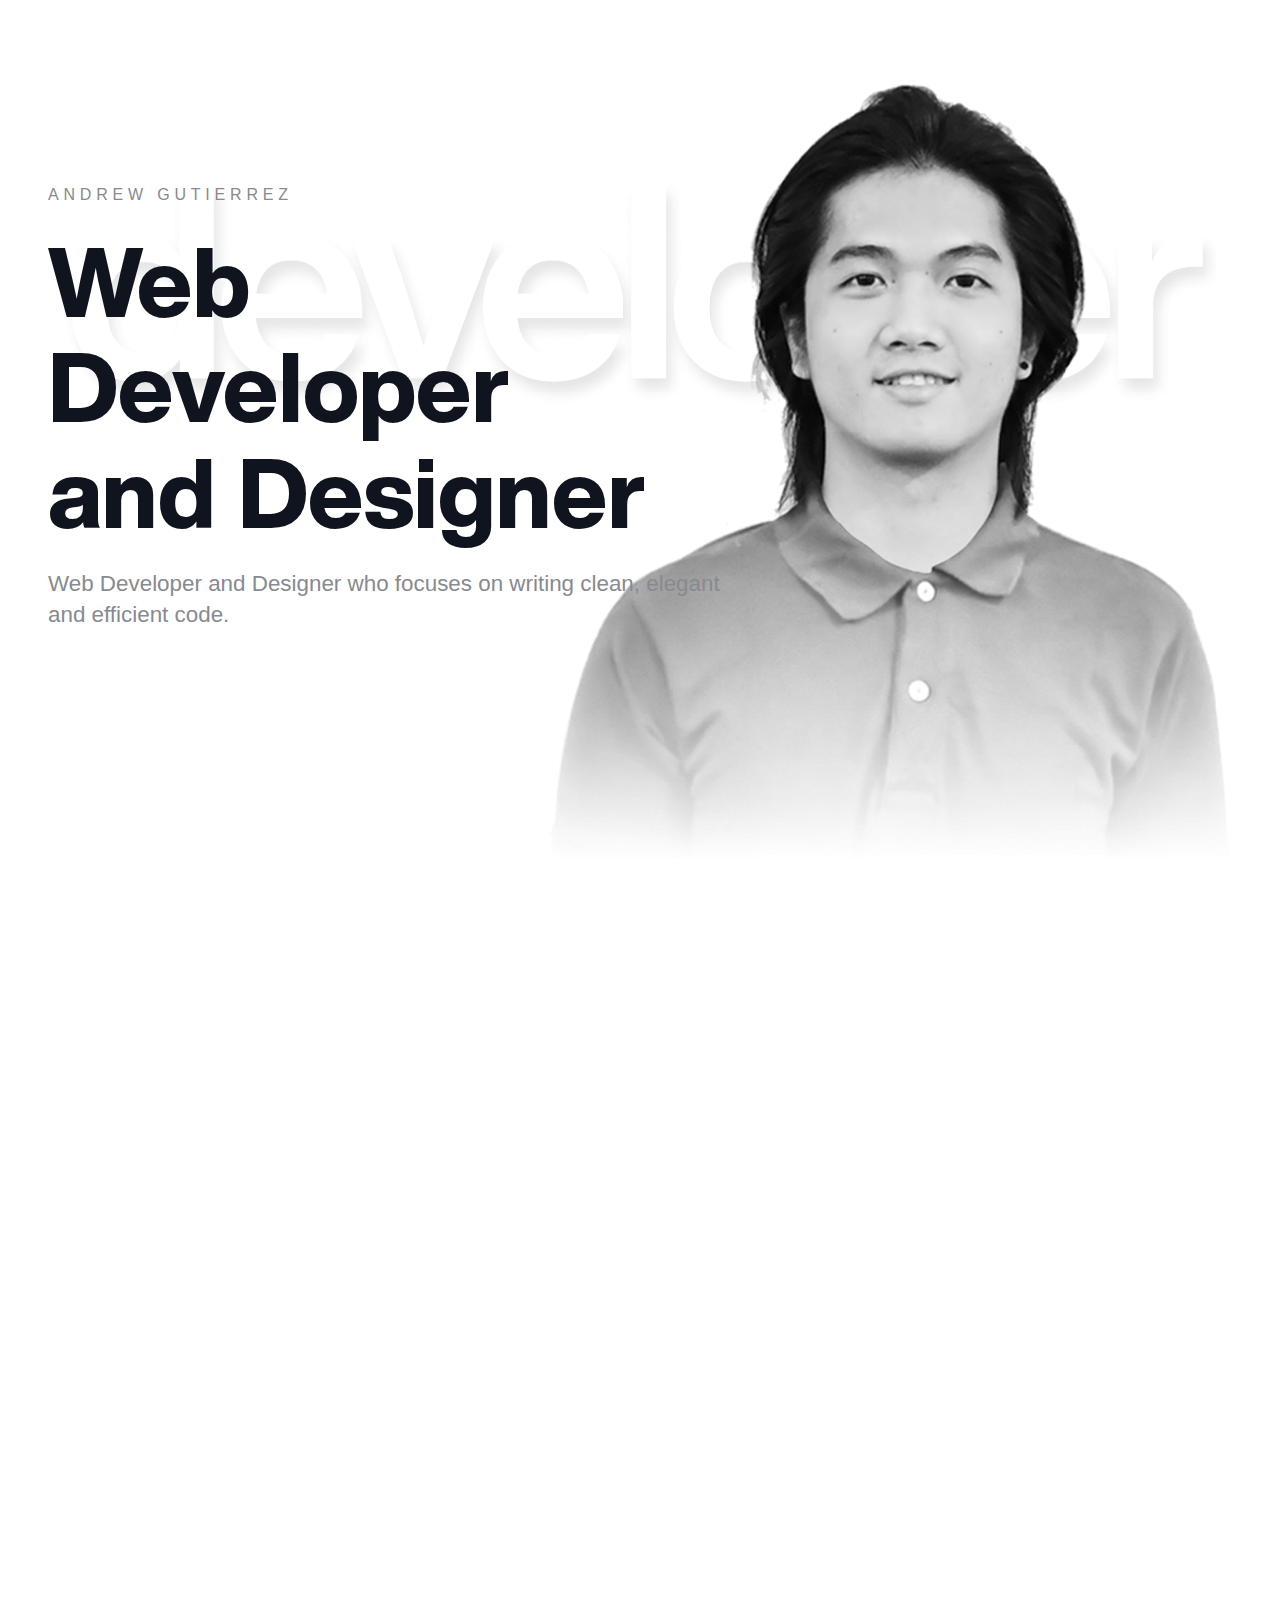
<file: intro.html>
<!DOCTYPE html>
<html lang="en">
  <head>
    <meta charset="UTF-8" />
    <meta http-equiv="X-UA-Compatible" content="IE=edge" />
    <meta name="viewport" content="width=device-width, initial-scale=1.0" />
    <title>Portfolio | Andrew Gutz - Web Dev and Designer</title>
    <link href="css/main.css" rel="stylesheet" />
    <link href="css/responsiveness.css" rel="stylesheet" />
    <link href="css/slide_and_fade.css" rel="stylesheet" />
    <link href="css/intro.css" rel="stylesheet" />

    <!-- fonts -->
    <link
      href="fonts/HelveticaNowDisplay-ExtraBold/style.css"
      rel="stylesheet"
    />
    <link rel="preconnect" href="https://fonts.googleapis.com" />
    <link rel="preconnect" href="https://fonts.gstatic.com" crossorigin />
    <link
      href="https://fonts.googleapis.com/css2?family=Nunito:wght@200&family=Redressed&family=Roboto:wght@300;400&display=swap"
      rel="stylesheet"
    />
  </head>
  <body>
    <main>
      <div id="intro">
        <div class="developer">
          <img src="img/developer.png" alt="" />
        </div>
        <div class="row">
          <div class="col-12 col-sm-7 col-md-8 col-lg-8 col-xl-7 details">
            <h5 class="slide-fade">Andrew Gutierrez</h5>
            <h1 class="slide-fade">
              Web Developer
              <br />
              and Designer
            </h1>
            <p class="slide-fade">
              Web Developer and Designer who focuses on writing clean, elegant
              and efficient code.
            </p>
            <p class="slide-fade">
              Aspiring Fullstack Dev, Open to new experciences and willing to
              learn new tech stacks.
            </p>
            <nav class="slide-fade">
              <a href="#"><h4>View Projects</h4></a>
              <span class="or">or</span>
              <a href="#"><h4>Check Tech Stacks</h4></a>
            </nav>
          </div>
          <div class="col-12 col-sm-8 col-md-9 col-lg-9 col-xl-7 picture">
            <img src="img/me-fading.png" />
          </div>
        </div>
      </div>
      <div id="intro">
        <div class="developer">
          <img src="img/developer.png" alt="" />
        </div>
        <div class="row">
          <div class="col-12 col-sm-7 col-md-8 col-lg-8 col-xl-7 details">
            <h5 class="slide-fade">Andrew Gutierrez</h5>
            <h1 class="slide-fade" style="color: red;">
              Web Developer
              <br />
              and Designer
            </h1>
            <p class="slide-fade">
              Web Developer and Designer who focuses on writing clean, elegant
              and efficient code.
            </p>
            <p class="slide-fade">
              Aspiring Fullstack Dev, Open to new experciences and willing to
              learn new tech stacks.
            </p>
            <nav class="slide-fade">
              <a href="#"><h4>View Projects</h4></a>
              <span class="or">or</span>
              <a href="#"><h4>Check Tech Stacks</h4></a>
            </nav>
          </div>
          <div class="col-12 col-sm-8 col-md-9 col-lg-9 col-xl-7 picture">
            <img src="img/me-fading.png" />
          </div>
        </div>
      </div>
    </main>

    <script>
      ;(() => {
        let introChildren = document.querySelectorAll('.details .slide-fade')
        introChildren.forEach((element) => {
          element.classList.add('slide', 'fade')
        })

        introChildren.forEach((element, index) => {
          setTimeout(() => {
            element.classList.add('slide-up', 'fade-in')
          }, 200 * (index + 1))
        })
      })()
    </script>
  </body>
</html>
</file>
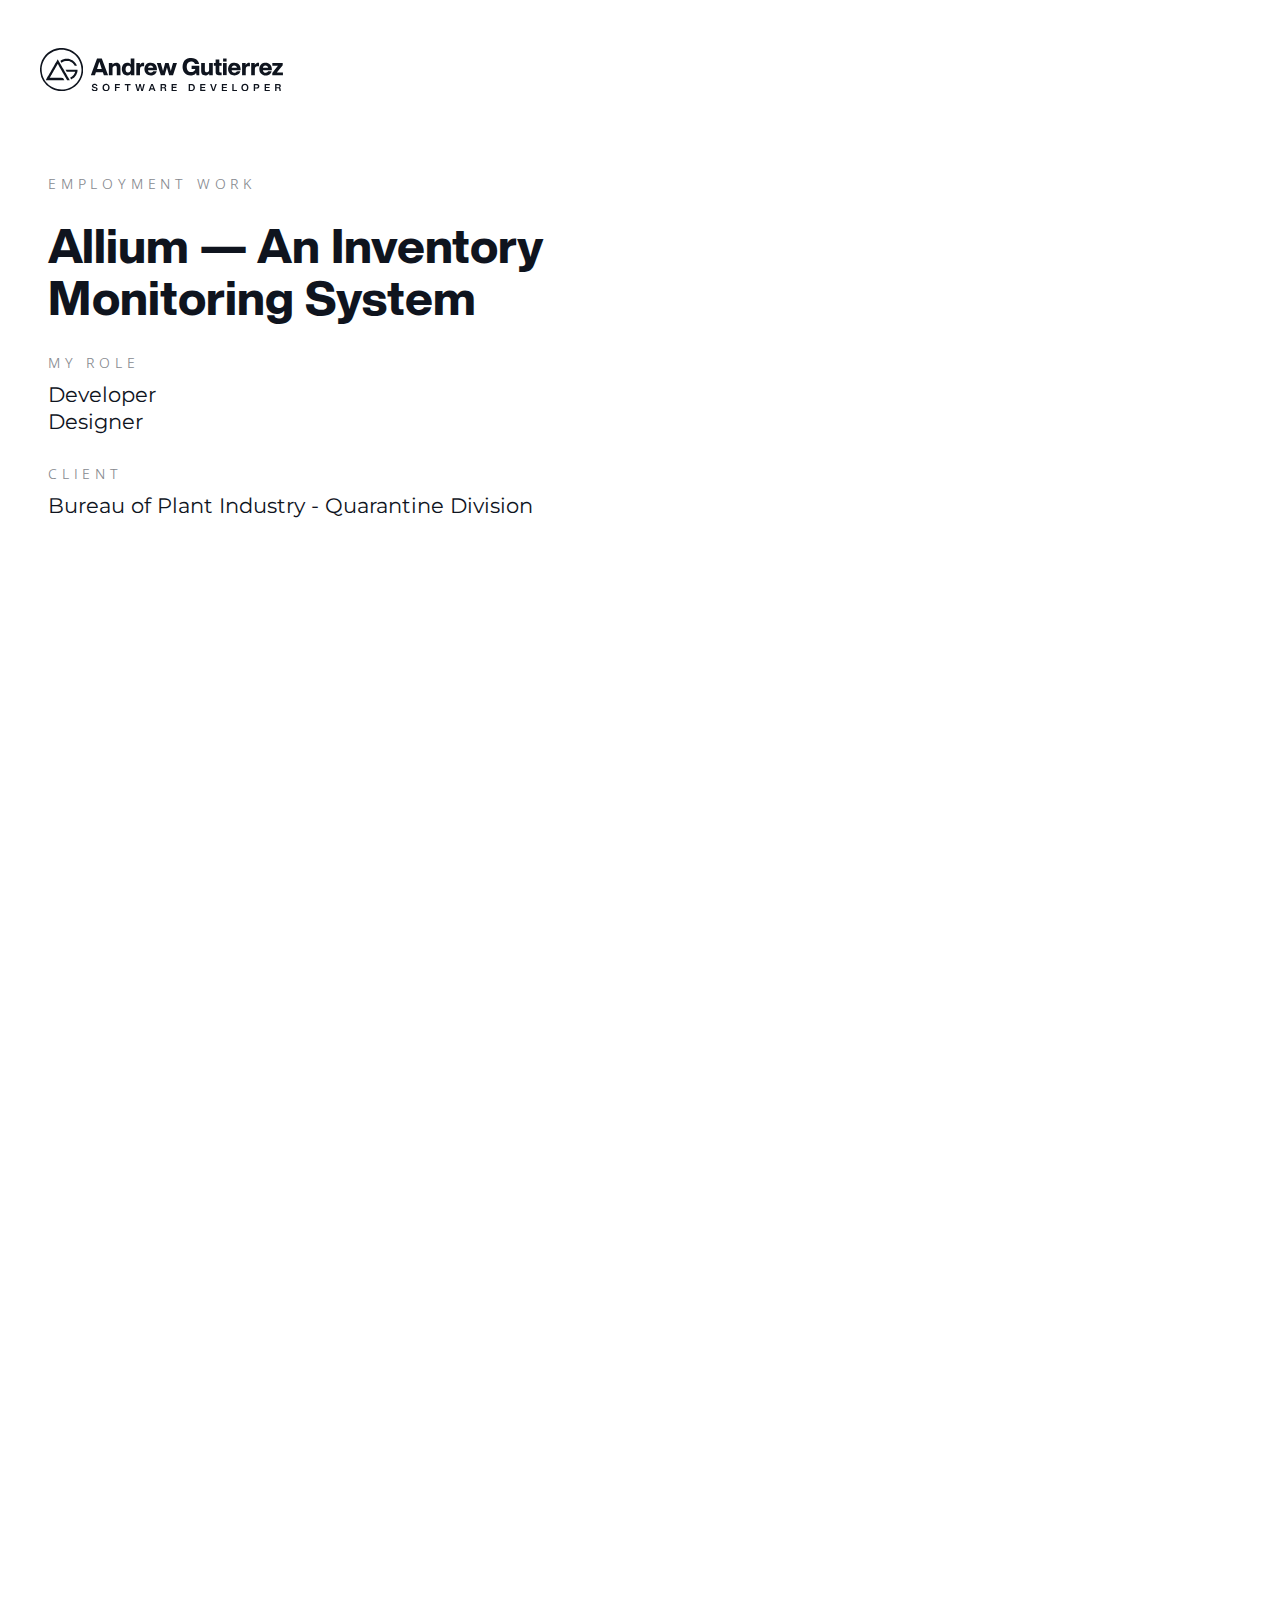
<file: projects/allium.html>
<!DOCTYPE html>
<html lang="en">
  <head>
    <meta charset="UTF-8" />
    <meta http-equiv="X-UA-Compatible" content="IE=edge" />
    <meta name="viewport" content="width=device-width, initial-scale=1.0" />
    <title>Andrew Gutierrez</title>

    <link rel="icon" href="../img/mylogo-normal.png" />

    <link href="../css/main.css" rel="stylesheet" />
    <link href="../css/responsiveness.css" rel="stylesheet" />
    <link href="../css/slide_and_fade.css" rel="stylesheet" />

    <!-- nav -->
    <link href="../css/nav.css" rel="stylesheet" />

    <!-- project -->
    <link href="../css/project.css" rel="stylesheet" />

    <!-- fonts -->
    <link
      href="../fonts/HelveticaNowDisplay-ExtraBold/style.css"
      rel="stylesheet"
    />
    <link rel="preconnect" href="https://fonts.googleapis.com" />
    <link rel="preconnect" href="https://fonts.gstatic.com" crossorigin />
    <link
      href="https://fonts.googleapis.com/css2?family=Nunito:wght@200&family=Redressed&family=Roboto:wght@300;400&display=swap"
      rel="stylesheet"
    />
    <link
      href="https://fonts.googleapis.com/css2?family=Montserrat:wght@100;200;300;400;500;600&display=swap"
      rel="stylesheet"
    />
    <link rel="preconnect" href="https://fonts.googleapis.com" />
    <link rel="preconnect" href="https://fonts.gstatic.com" crossorigin />
    <link
      href="https://fonts.googleapis.com/css2?family=Open+Sans:wght@300;400;500;600&display=swap"
      rel="stylesheet"
    />

    <!-- icons -->
    <link
      rel="stylesheet"
      href="../icons/font-awesome-4.7.0/css/font-awesome.min.css"
    />
  </head>

  <body>
    <a href="javascript:void(0)" class="fab-scroll-top">
      <i class="fa fa-arrow-up" aria-hidden="true"></i>
    </a>
    <div class="wrapper">
      <nav class="header">
        <a href="../" class="logo-name">
          <div class="logo-container">
            <svg
              id="Layer_1"
              data-name="Layer 1"
              xmlns="http://www.w3.org/2000/svg"
              viewBox="0 0 966.88 966.88"
            >
              <defs>
                <style>
                  <!-- .cls-1 {
                    fill: #10151f;
                  }
                  .cls-2 {
                    fill: #0f141e;
                  } -->
                </style>
              </defs>
              <title>mylogo-normal</title>
              <path
                class="cls-1"
                d="M967.94,457v56c-1.68.77-.93,2.32-1,3.51a476,476,0,0,1-28.54,134.7c-65.9,177.26-224.94,298.46-412.94,315-4.47.39-9.18-.42-13.46,1.7H455c-.93-1.83-2.65-.9-4-1-10.43-1.12-20.91-1.82-31.3-3.24-61.62-8.44-120.09-26.94-173.59-58.73Q30,776.47,2.83,526c-.46-4.32.39-8.87-1.77-13V456c1.54-.59.93-2,1-3A485.74,485.74,0,0,1,19.3,352.36C73.63,159.64,243.08,20.07,443.51,2.77c4.49-.39,9.19.31,13.49-1.71h54c.47,1.32,1.62.87,2.53.92a462.48,462.48,0,0,1,92.54,14.49c198.84,52,342.16,222.12,360.15,427.06C966.61,448,965.8,452.72,967.94,457ZM38.06,484.47c0,246.51,199.56,446.2,446.17,446.47,246.12.27,446.71-199.73,446.72-445.41,0-247-199.34-447.4-445.16-447.47C238.08,38,38.06,237.42,38.06,484.47Z"
                transform="translate(-1.06 -1.06)"
              />
              <path
                class="cls-2"
                d="M398.34,357.93c-6.12,7.3-10,15.59-14.55,23.39-3.59,6.17-6.6,12.9-10.15,19.18-7.89,14-16.54,27.49-24.55,41.38-5.13,8.88-9.74,18-15.42,26.64-4.29,6.52-7.72,13.89-11.83,20.64-5.23,8.57-10.43,17.28-15,26.1-5.9,11.51-13.59,21.89-19.26,33.55-3.34,6.87-7.88,13.5-11.6,20.33-3.07,5.64-6.23,11.42-9.47,16.84-4,6.67-7.9,13.52-12.23,20.05-3.32,5-5.8,10.64-8.68,15.89a165.12,165.12,0,0,1-8.92,15.29,190.2,190.2,0,0,0-12.55,21.39c-1.42,2.74-3.79,4.87-4.72,8.36h8.26c24.33,0,48.7-1,73,.21,49,2.4,98,.84,147,2.1,22,.57,44,1.91,66,1.53,4.91-.08,5.83,3.91,7,6.06,6.17,11.67,12.3,23.32,19.73,34.27,1.78,2.63,2.14,6.15,4.47,8.68a1.32,1.32,0,0,1-1.11,2.12c-1.33.07-2.67,0-4,0q-202.2,0-404.39,0c-1.72,0-4.55,1-4.94-.68-.45-1.93.5-4.27,1.8-6.44,4.35-7.21,8.83-14.34,13-21.64,4.58-8,8.44-16.31,13.37-24.07,5.62-8.84,10.85-17.88,15.69-27.2a117.38,117.38,0,0,1,8.11-13.13c2.8-4,3.69-8.72,6.61-12.48,4.25-5.46,7.37-11.69,10.93-17.55,3.83-6.32,7.93-12.63,11-19.41a146,146,0,0,1,8.31-14.65c2.42-4,4.12-8.35,6.66-12.28,4.49-6.94,8.59-14.15,12.69-21.33,3.24-5.67,6.62-11.26,9.74-17,2.91-5.36,5.92-10.82,9.13-16.1,4.07-6.69,8-13.5,11.77-20.43,2.63-4.88,5.83-9.65,8.94-14.37a145.79,145.79,0,0,0,12-22.8c1.5-3.49,4.5-6.31,6.31-9.94,3-5.94,6.51-11.69,9.93-17.34,3-4.92,5.83-10,8.82-15,4.31-7.13,8-14.68,12.07-21.9,3.81-6.73,8.27-13.2,12.15-20,3.25-5.67,6.39-11.49,9.88-16.91,3.6-5.59,6.7-11.62,10.06-17.24,6.34-10.62,12.24-21.6,18.55-32.29,3.09-5.24,6.66-10.29,8.94-15.87s6.69-9.87,8.08-15.76c.35-1.5,1.42-1.15,2.31-1.12a4.25,4.25,0,0,1,3.63,2c8.52,14,15.68,28.69,24.37,42.63,7.14,11.45,14.08,23.24,20.41,35.22,5.82,11,12.27,21.58,18.4,32.36,5.17,9.09,10.27,18.35,15.52,27.37,3.79,6.51,7.54,13.27,11.39,19.77,3.75,6.33,7.27,13.13,11.35,19.15,3.88,5.72,6.17,12.25,10.56,17.76,3.18,4,4.73,9.57,7.74,14.09a238.25,238.25,0,0,1,13.47,23.09c3.41,6.64,7.58,12.92,11.3,19.25,3.38,5.73,6.42,11.82,9.57,17.6,3.6,6.61,8,12.78,11.47,19.55,2.75,5.43,6.15,10.94,9.45,16.29,5.24,8.5,10.14,17.22,15,26,4.74,8.58,10.52,16.57,15.09,25.16,3,5.64,6.53,11,9.33,16.85,3.21,6.65,7.07,13.12,10.91,19.52,3.13,5.21,7.34,10,9.38,15.56,1.59,4.34,5.06,7.06,6.74,11.26,2.26,5.66,6.67,10.42,9.22,16,2.82,6.19,6.92,11.54,10.26,17.37.55,1,.66,1.94,1.16,2.77,1.51,2.48,5.2,5.44,3.48,7.52-2,2.42-6.51.79-9.91.82-15,.11-30-.19-45,.21-3.9.1-5.49-1.87-6.52-4.44-3-7.51-8.09-13.77-12-20.7-3.18-5.57-5.64-11.53-9-17-4.71-7.7-8.76-15.79-13.38-23.57-4.92-8.28-9.56-16.9-14.31-25.36s-9.74-17.2-14.72-25.7c-4.47-7.63-9.07-15.47-13.32-23.28-2.95-5.42-5.77-11.42-9.66-16.7-4.05-5.5-7-12.19-10.58-18.26-4.22-7.1-7.73-14.66-12.3-21.51-4.8-7.2-8.23-15.1-12.68-22.47-3.39-5.62-7.37-10.84-10.54-16.65-2.9-5.32-6-10.61-9.36-15.76a214,214,0,0,1-11.39-20.8A180.9,180.9,0,0,0,440,430.37c-4-6.06-7.44-12.53-11.17-18.72-4.2-7-8-14.44-12-21.68-5.22-9.53-10.21-19.24-16.64-28C399.35,360.67,399.36,359.18,398.34,357.93Z"
                transform="translate(-1.06 -1.06)"
              />
              <path
                class="cls-2"
                d="M789.82,534.49c-1.69-1-3.53-.47-5.27-.47q-88.49-.05-177,0c-7.47,0-9.47-1.67-12.63-8a248.85,248.85,0,0,0-15.77-28.15c-1.91-2.86-5.73-5.16-5.24-9.61.22-2,1.43-3.24,2.53-1.71,1.76,2.46,3.85,1.45,5.72,1.45q126.73.11,253.47,0c4.3,0,5.67.85,5.42,5.35-.43,7.64.05,15.33-.17,23-.21,7.3-2.76,14.2-4.2,21.29-1.24,6.08-3,12.07-4.8,18-1.29,4.26-3,8.41-4.58,12.56-2.74,7-5.62,13.91-8.35,20.9-2.09,5.35-5.55,9.9-8.51,14.72-4.12,6.7-8.11,13.54-12.85,19.79-3.68,4.87-7.47,9.71-11.43,14.4-6.16,7.29-12.34,14.59-19.39,20.93a331.35,331.35,0,0,1-26.59,21A209.09,209.09,0,0,1,717,694.43c-4,2.17-8.47,4.08-12.22,7.27-3.21,2.73-8.79-1.47-10.75-7.41-2.14-6.53-6.27-12-9.54-17.93-1.91-3.45-3.33-7.52-7.06-10-.65-.43-2.32-4.22,2.33-5.65,8.32-2.56,15.62-7.71,23.1-12.22,4.12-2.48,8.35-4.89,12.19-7.68a180,180,0,0,0,20.55-17.24c7.9-7.8,15.62-15.88,22.14-24.9,4.71-6.52,9.24-13.19,12.46-20.71,1.49-3.49,4.07-6.55,6-9.95,2.48-4.41,3.67-9.29,5.9-13.72C785.21,547.92,786.2,540.75,789.82,534.49Z"
                transform="translate(-1.06 -1.06)"
              />
              <path
                class="cls-2"
                d="M626.49,290.19H577.58"
                transform="translate(-1.06 -1.06)"
              />
              <path
                class="cls-2"
                d="M575.1,292a125.44,125.44,0,0,0-32.65,6.47c-7.88,2.57-15.45,5.86-23.11,8.81-7.51,2.89-14.24,7.89-21.13,12.25-4.53,2.87-8.7,6.32-13.11,9.4-2.33,1.63-4.53,1.32-6.11-1.17-2-3.19-4-6.41-5.91-9.68-3.65-6.32-7-12.85-11-19-1.12-1.71-1.41-3.74-2.81-5.45-1-1.25-.86-4.09,2.6-6.07,5.2-3,9.74-7.35,15.07-10.39,6.71-3.82,13.41-7.65,20.15-11.4,8.4-4.66,17.7-6.83,26.49-10.24,7.1-2.75,14.89-4.65,22.26-6.94,23.31-7.24,47-3.55,70.57-4.71,12.71-.62,25.38.15,37.57,3.36,5.57,1.47,11.35,3.59,16.89,5.2,9.67,2.81,18.79,7,28.45,9.85,6.07,1.77,11.8,5.78,17.5,9.21s12.06,6.57,17.63,10.51c9.06,6.4,18,13,26.56,20.07,8,6.56,14.85,14.19,21.75,21.81,9.63,10.64,17.9,22.35,25.63,34.35a160.51,160.51,0,0,1,17,34.64c1,3,1.37,5.19-3.29,5.11q-21-.38-42,0a5.94,5.94,0,0,1-5.78-3.27c-4.35-7.19-8.2-14.65-12.72-21.76A133.67,133.67,0,0,0,749,357c-7.48-8.54-15.13-16.9-24.08-23.92-3.8-3-8.26-5.33-11.9-8.33-7.29-6-15.66-10.15-23.46-15.19-5.92-3.82-12.89-6.27-19.68-8.39-7.24-2.26-14.1-6-21.8-6.55-6.08-.42-11.71-3.57-18-2.67"
                transform="translate(-1.06 -1.06)"
              />
            </svg>
          </div>
          <div class="name-container">
          <svg id="Layer_1" data-name="Layer 1" xmlns="http://www.w3.org/2000/svg" viewBox="0 0 3097.24 536.58">
            <defs>
              <style>
                <!-- .cls-1 {
                fill: #10151f;
                }

                .cls-2 {
                  fill: #10141e;
                }

                .cls-3 {
                  fill: #0f141e;
                }

                .cls-4 {
                  fill: #11161f;
                }

                .cls-5 {
                  fill: #121720;
                }

                .cls-6 {
                  fill: #121721;
                }

                .cls-7 {
                  fill: #121620;
                }

                .cls-8 {
                  fill: #111620;
                }

                .cls-9 {
                  fill: #fbfbfb;
                }
                -->
              </style>
            </defs>
            <title>name-job</title>
            <path class="cls-1"
              d="M-1661.64-700.05c4.66-12.19,9.45-24.34,14-36.59q41-111.25,81.87-222.56c1.2-3.26,2.56-4.6,6.27-4.57q33.74.3,67.48,0c3.48,0,4.85,1.12,6,4.24q49.16,131.08,98.51,262.08c.46,1.22.86,2.47,1.45,4.15-1.1.12-1.83.27-2.56.27-20.49,0-41-.07-61.48.1-3.13,0-4.28-1.1-5.18-3.87-4.33-13.26-8.89-26.45-13.32-39.68-.71-2.11-1.2-3.7-4.2-3.69-36.32.13-72.63.09-109.45.09l-15.64,47h-63.73Zm97.48-94h75.87l-38.17-113.8Z"
              transform="translate(1661.64 969.94)" />
            <path class="cls-1"
              d="M86-693.15H41.43L34-727.51c-.45.13-.9.11-1,.32-15.7,22.5-37.59,34.78-64.41,38.55-28.27,4-56,1.91-81.88-11-35.35-17.58-56.57-46.75-65.3-84.82-8.33-36.32-7.8-72.68,6.38-107.5,18.21-44.74,52.7-69.47,100.18-76,30.15-4.15,60-2.3,88.22,10,35.05,15.24,58.08,40.87,65.63,79.12.23,1.14.43,2.29.57,3.44.1.81.09,1.63.14,2.71a24.2,24.2,0,0,1-3,.37c-19.5,0-39,.07-58.49-.08-1.57,0-4.13-1.1-4.55-2.28-8.75-24.5-27.2-35.79-52-39-34-4.4-62,11.34-73.89,42.26a106.71,106.71,0,0,0-5.7,22.14c-3,20-2.39,39.88,4.19,59.22,10.77,31.65,37.12,49.19,70.53,47.54,18.81-.93,35-7.28,47.94-21.25,7.66-8.29,12.1-18.13,13.9-29.86H-38.18v-50.07H86Z"
              transform="translate(1661.64 969.94)" />
            <path class="cls-1"
              d="M-436.9-817.31l-35.46,124.13h-62.77l-64.11-195.76h64.09l36,127,34.62-126.94h55.71L-374-761.55c4.47-16.26,8.82-32.5,13.42-48.67q10.71-37.63,21.79-75.16c.43-1.46,2.25-3.57,3.45-3.59,20.15-.22,40.29-.16,61-.16l-63.75,195.81h-62.65Z"
              transform="translate(1661.64 969.94)" />
            <path class="cls-1"
              d="M-961.7-693.16h-57.36v-24.29c-4.28,4.65-7.56,8.79-11.43,12.3-14.56,13.22-32.23,17.33-51.31,16.59-36.81-1.44-61.36-20.55-73.64-54.38s-12-68.51,2.17-101.88c18-42.39,66.49-61.09,107-42.44,10.07,4.64,18.11,11.69,25.45,21.24v-97.41h59.15Zm-57.19-97c-1-8.2-1.39-15.73-2.9-23-2.91-14.07-9.57-25.91-24.14-30.52-22-7-45.29-.78-53.74,26.78a93.45,93.45,0,0,0-.55,52.73c4.29,15.72,14.5,25.6,31.11,27.62,22.25,2.71,40.7-5.21,46.66-30.1C-1020.57-774.49-1020-782.68-1018.89-790.12Z"
              transform="translate(1661.64 969.94)" />
            <path class="cls-1"
              d="M753.5-773.51H608.24c1,19.15,14.3,40.25,41.48,41.21,17.12.61,32-3.87,41.14-20a4.17,4.17,0,0,1,3-1.79c17.81-.11,35.62-.08,54.46-.08-2,5.31-3.49,10.18-5.62,14.75-10.63,22.76-28.78,37.2-52.13,45-24.67,8.2-49.9,8.68-74.61.47-35.71-11.87-56.61-37.28-63.49-74-4.18-22.31-3.25-44.68,5.3-65.86,14.4-35.69,41.69-55,79.68-59.13,20.49-2.25,40.63-.38,59.55,8.43,30.71,14.3,47.37,39.41,53.12,72C752.35-800,752.4-787.12,753.5-773.51Zm-145-37.9h85.67c-2.93-24.69-21.5-39.9-46.78-38.52C625.3-848.72,608.85-832.48,608.46-811.4Z"
              transform="translate(1661.64 969.94)" />
            <path class="cls-1"
              d="M1112-773.49c2,26.72,23.46,44,50,41.1,14-1.55,25.57-6.88,32.78-19.71a4.66,4.66,0,0,1,3.41-2c17.65-.13,35.3-.09,53.53-.09a43.8,43.8,0,0,1-.89,4.35c-8,25.28-24.9,42.65-49,52.59-28.7,11.83-58.28,12.59-87.16,1.27-35.67-14-54.52-41.63-59.19-79.18-2.54-20.43-1.18-40.7,6.86-59.86,14.76-35.17,41.93-53.9,79.46-58,18.61-2,37-.63,54.49,6.43,33.35,13.45,51.63,39.24,57.87,73.79,2.29,12.67,2.28,25.75,3.37,39.29Zm.45-37.91h85.67c-2.85-24.49-21.1-39.61-46.27-38.55C1129.59-849,1112.93-832.75,1112.45-811.39Z"
              transform="translate(1661.64 969.94)" />
            <path class="cls-1"
              d="M-596.54-773.57H-741.61c-.71,16.44,12.47,34.45,28.93,39.19,17.43,5,43.06,3.05,54.61-19.79h55.83c-.38,1.71-.58,3.11-1,4.44-8.37,26.23-26.2,43.7-51.38,53.5-26.69,10.39-54.26,11.15-81.16,1.66-37.5-13.23-57.7-41.16-62.77-80.18-2.63-20.25-1.34-40.41,6.47-59.44,14.54-35.43,41.67-54.58,79.43-58.78,20.49-2.28,40.64-.42,59.57,8.36,30.72,14.26,47.44,39.35,53.21,71.92C-597.64-800-597.62-787-596.54-773.57Zm-145-37.85h85.64c-3.12-24.84-21.55-39.9-46.84-38.5C-724.73-848.7-741.39-832.2-741.5-811.42Z"
              transform="translate(1661.64 969.94)" />
            <path class="cls-2"
              d="M-1314.25-693.25h-59.16V-888.9h57.6v23.24c4-3.21,9.19-7.28,14.27-11.51,21.76-18.14,56.65-22.1,81.73-8.91,21.86,11.5,31.84,30.86,33,54.55s.59,47.31.67,71c.08,22.33,0,44.65,0,67.26h-59.43v-5.38q0-54.24,0-108.48a76.59,76.59,0,0,0-.37-10c-3-22.47-19-27.68-36.75-25.51-17.47,2.13-29.4,15.21-31,32.73-.34,3.81-.54,7.65-.55,11.47q-.06,49.74,0,99.48Z"
              transform="translate(1661.64 969.94)" />
            <path class="cls-3"
              d="M116.39-888.92h59.36v5.55q0,54,0,108c0,2.5.1,5,.25,7.49,1.48,24.58,18.63,30.85,37,28.35,19.14-2.6,31.12-17,31.26-37.24.26-35.48.11-71,.13-106.46,0-1.79,0-3.59,0-5.62h59.24v195.65H246.33v-27.24c-1.83,2.12-2.87,3.23-3.8,4.42-24.11,30.88-62.95,32.75-88.91,21.61-22.24-9.55-33.05-27.94-36.16-51.28a142.39,142.39,0,0,1-1-18.43q-.13-59.48,0-119Z"
              transform="translate(1661.64 969.94)" />
            <path class="cls-1"
              d="M1435.6-737.25v44H1264.12c0-12.07-.08-24.15.11-36.22,0-1.41,1.44-2.91,2.46-4.17q44.63-54.82,89.31-109.6c.3-.37.52-.79,1.08-1.64h-92.13v-43.92h167.12c0,11.85.11,23.47-.12,35.09,0,1.73-1.44,3.64-2.64,5.12Q1384.73-793.77,1340-739c-.3.37-.53.8-1.15,1.74Z"
              transform="translate(1661.64 969.94)" />
            <path class="cls-4"
              d="M349.74-845.89h-29V-889h28.87v-57.89h59.59v57.78h37.31V-846h-37c-.1,1.9-.27,3.48-.27,5.05q0,42.48,0,85c0,13.67,3.77,17.83,17.55,18.7,6.44.41,12.92.07,19.64.07v44.49c-6.57.37-13.15.89-19.73,1.09-14.35.43-28.64,0-42.55-4.12-21-6.26-32.33-20.07-33.73-41.91-.67-10.46-.6-21-.63-31.46-.08-23.65,0-47.31,0-71C349.74-841.89,349.74-843.67,349.74-845.89Z"
              transform="translate(1661.64 969.94)" />
            <path class="cls-1"
              d="M-804.19-837.84c-9.76.52-19.17.22-28.3,1.65-23.27,3.65-36.76,18.36-38,41.83-.93,17.28-.6,34.63-.71,51.94-.1,16.3,0,32.59,0,49.14h-59V-888.88h57.42v33.57c12.9-31,37.3-39.7,68.63-36Z"
              transform="translate(1661.64 969.94)" />
            <path class="cls-1"
              d="M835.75-693.24H776.6V-888.87h57.57v33.53c6.17-13,14-24.33,27.37-30.84s27.14-6.79,41.41-5.07v53.9c-4.12,0-8.07-.19-12,0-6.8.4-13.74.33-20.34,1.76-20.56,4.46-33,19.17-34.12,41.16-.94,19.11-.6,38.29-.72,57.44C835.68-722.48,835.75-708,835.75-693.24Z"
              transform="translate(1661.64 969.94)" />
            <path class="cls-1"
              d="M1050-891.34v54c-1.85,0-3.61-.06-5.35,0-7.81.33-15.73,0-23.4,1.18-22.9,3.63-36.41,18.32-37.8,41.54-.91,15.27-.62,30.63-.71,45.94-.1,18,0,36,0,54,0,.33-.08.66-.16,1.34H923.68V-888.78h57.51v33.52c6.16-13.27,14.15-24.51,27.59-31C1021.88-892.66,1035.65-892.83,1050-891.34Z"
              transform="translate(1661.64 969.94)" />
            <path class="cls-3" d="M527.66-888.81v195.49h-59V-888.81Z" transform="translate(1661.64 969.94)" />
            <path class="cls-5"
              d="M-870.37-521.47l-21.21,85.31h-24.48L-947.7-549.87h22.79l22,87.16,21.19-87.2h22.93l21.06,87.08,22-87h22.66l-31.42,113.61h-24.69Z"
              transform="translate(1661.64 969.94)" />
            <path class="cls-6"
              d="M-85.17-549.42c18,0,35.71-1.4,53.16.32C-3.2-546.26,13.2-527.94,15.14-499c1,15.26-1.1,29.92-10.51,42.68-9.82,13.32-23.69,19.29-39.6,20-16.6.73-33.26.16-50.21.16Zm21.72,94.21c9.82,0,19.51.79,29-.19C-21.08-456.78-11.1-465.84-9-479.19a88.93,88.93,0,0,0,0-27.66c-2.21-13.7-12.72-22.79-26.44-23.95-9.21-.78-18.54-.15-28-.15Z"
              transform="translate(1661.64 969.94)" />
            <path class="cls-7"
              d="M764.78-489.13c.1-13.81,1.58-23.63,5.91-32.84,9.48-20.19,29.65-31.71,53.42-30.55,32.22,1.57,53.28,23,54.37,55.35.35,10.25-.5,20.3-4.25,29.94-8.73,22.43-30.91,35.68-56.29,33.67C784.93-436.18,764.91-458.5,764.78-489.13Zm22.55-2.37c.28,2.44.49,6.44,1.23,10.35,3.31,17.45,15.76,28.21,32.75,28.5s29.66-9.39,33.16-27a79.69,79.69,0,0,0,.62-24.22c-1.74-15.18-12.15-26.21-25.72-28.91-15.08-3-28.7,2.77-36.09,15.29C788.83-510,787.6-501.63,787.33-491.5Z"
              transform="translate(1661.64 969.94)" />
            <path class="cls-7"
              d="M-1475.23-487.55c.16-24.23,5.31-41.19,20.73-53.1,18.87-14.57,40.16-15.7,61.4-6.75,20.57,8.67,29.77,26.14,31.44,47.83.77,10,.09,20-3.11,29.62-8,24-30.89,38.52-57.39,36.38C-1455.15-436.24-1475.17-458.64-1475.23-487.55Zm22.56-4.23c.25,2.33.49,6.15,1.12,9.92,2.88,17.43,15.19,28.54,32.14,29.16,17.31.64,30.27-9,33.8-26.75a79.44,79.44,0,0,0,.65-24.7c-1.84-15.22-12.43-26.19-25.95-28.7-15-2.79-28.4,2.87-35.71,15.15C-1451.1-510.17-1452.38-501.85-1452.67-491.78Z"
              transform="translate(1661.64 969.94)" />
            <path class="cls-6"
              d="M-539.17-549.09c21.14,0,42-1.22,62.68.34,21.62,1.63,33.31,20,27.84,40.25-2.42,8.95-8.7,14.27-17.47,17.94,11.22,3.7,15.35,11.8,16,22.3.31,5.32.36,10.66.91,16s1.58,10.73,2.44,16.29c-5.57,0-11.71-.19-17.84.08-3,.13-4.37-1.18-4.83-3.74-.58-3.26-1-6.56-1.3-9.86-.38-4.81-.51-9.64-.81-14.47-.69-11.24-5.11-16-16.41-16.55-9.62-.44-19.28-.09-29.67-.09v44.4h-21.51Zm21.73,51c11.16,0,22.11.42,33-.13,8.75-.45,14.17-7,14.64-16s-3.81-16-12.68-16.82c-11.59-1.11-23.36-.27-35-.27Z"
              transform="translate(1661.64 969.94)" />
            <path class="cls-6"
              d="M1382.79-490.57c11.12,3.7,15.36,11.56,16,21.92.4,6.48.61,13,1.24,19.44.42,4.24,1.44,8.42,2.29,13.19-6.21,0-12.91.12-19.59-.13-1,0-2.58-1.6-2.84-2.71a75.1,75.1,0,0,1-1.68-10.78c-.44-5-.5-10-.85-15-.74-10.47-5-15.26-15.48-15.83-9.94-.54-19.92-.12-30.29-.12v44.18h-21.8V-550c6.22,0,12.33-.09,18.44,0,14.8.26,29.71-.37,44.38,1.16,21.37,2.23,33,19.83,27.81,40C1398.12-499.89,1392-494.44,1382.79-490.57ZM1331.7-532v34.13c10.5,0,20.66.27,30.79-.07,10.56-.36,16.65-6.88,16.75-17.14.1-9.81-6-16.4-16.48-16.82C1352.49-532.34,1342.19-532,1331.7-532Z"
              transform="translate(1661.64 969.94)" />
            <path class="cls-8" d="M-339.41-485.19v29.68H-278v19.21h-83.27V-549.62h83.63v18.9h-61.84V-504h55.71v18.77Z"
              transform="translate(1661.64 969.94)" />
            <path class="cls-8" d="M184.4-549.63v18.81H122.72v26.89h55.56v18.6H122.63v29.67H184v19.38h-83.3V-549.63Z"
              transform="translate(1661.64 969.94)" />
            <path class="cls-8" d="M471.58-455.4h61.52v19.17H449.86V-549.69h83.4v18.95H471.65v26.9h55.69v18.62H471.58Z"
              transform="translate(1661.64 969.94)" />
            <path class="cls-8" d="M1218.36-485h-55.8v29.53h61.55v19.13h-83.26V-549.71h83.44v19h-61.66v26.91h55.74Z"
              transform="translate(1661.64 969.94)" />
            <path class="cls-6"
              d="M-1649.75-473.56h20.95c.23,1.49.42,2.8.65,4.1,1.82,10.32,6.75,15.4,17.12,17.42,7.95,1.55,15.9,1.84,23.63-1,6.65-2.48,9.87-7.22,9.91-14,0-6.48-2.48-10.51-9.7-12.8-8-2.55-16.49-3.84-24.59-6.25-7-2.07-14.09-4.19-20.39-7.66-11.59-6.38-15.64-17.14-14.53-30,1-11.81,7.58-19.94,18.19-24.18,16.95-6.78,34.19-6.4,51,.71,8.7,3.68,14.48,10.52,17.23,19.61,1.09,3.6,1.52,7.39,2.32,11.44h-21.27c-.77-7.57-3.41-14.16-11.21-16.66-9.59-3.07-19.45-3.95-28.55,1.33-8.66,5-7.91,18.1,1.51,22.35,6.57,3,13.94,4.12,20.94,6.17,8.27,2.41,16.83,4.17,24.71,7.51,23.66,10,20.6,42.89,3.89,53.63-9.19,5.91-19.25,8-29.85,8.37-10.9.36-21.66-.56-31.62-5.53C-1643.38-446-1649.56-457.71-1649.75-473.56Z"
              transform="translate(1661.64 969.94)" />
            <path class="cls-6"
              d="M-619.81-436c-7.22,0-13.55.18-19.86-.14a5.64,5.64,0,0,1-4-2.94c-2.85-7.08-5.3-14.31-8.07-22h-49.8c-2.63,7.42-5.31,14.57-7.64,21.83-.81,2.52-1.95,3.37-4.56,3.29-6.14-.19-12.29-.06-19-.06l43.34-113.89H-664Zm-57.09-94.36-18,50.49h36.43Z"
              transform="translate(1661.64 969.94)" />
            <path class="cls-6"
              d="M986.21-476.05v39.83H964.82V-550c4,0,7.91,0,11.85,0,15.64.22,31.39-.61,46.9,1,20.83,2.11,32.72,17.58,31.52,38.32-1.18,20.4-14.63,33.8-35.34,34.61C1008.81-475.7,997.84-476.05,986.21-476.05Zm.45-55.2v36.6c10.12,0,19.93.46,29.68-.12,11.57-.69,17.34-7.65,16.93-19.07-.4-10.89-6.81-17.13-18.28-17.37C1005.69-531.41,996.37-531.26,986.66-531.26Z"
              transform="translate(1661.64 969.94)" />
            <path class="cls-6"
              d="M260.26-549.95h23.42l31.19,91.65,30.58-91.58h22.69L327.41-436c-7.86,0-15.63.07-23.4-.1a3.79,3.79,0,0,1-2.67-2.13C287.65-475.29,274.06-512.37,260.26-549.95Z"
              transform="translate(1661.64 969.94)" />
            <path class="cls-6" d="M-1200.4-485h-53.19v48.74h-21.55V-549.69h80v19h-58.33v26.78h53Z"
              transform="translate(1661.64 969.94)" />
            <path class="cls-1" d="M-1058.58-436.19h-22v-94.27h-36v-19.3h93.91v19h-35.86Z"
              transform="translate(1661.64 969.94)" />
            <path class="cls-8" d="M618.81-549.93h21.44v94.57h54v19H618.81Z" transform="translate(1661.64 969.94)" />
            <path class="cls-6" d="M470.3-912v-49.55h56V-912Z" transform="translate(1661.64 969.94)" />
            <path class="cls-9" d="M694.13-811.4H608.46" transform="translate(1661.64 969.94)" />
          </svg>
          </div>
        </a>
      </nav>
      <section id="project">
        <div class="row">
          <div class="col-12 col-sm-12 col-md-12 col-lg-12 col-xl-6 details">
            <div class="group">
              <h5>Employment Work</h5>
              <h1>
                Allium — An Inventory Monitoring System
              </h1>
            </div>
            <div class="group">
              <h5>My Role</h5>
              <h4>
                Developer
                <br />
                Designer
              </h4>
            </div>
            <div class="group">
              <h5>Client</h5>
              <h4>
                Bureau of Plant Industry - Quarantine Division
              </h4>
            </div>
            <div class="group">
              <h5>Year</h5>
              <h4>
                2021
              </h4>
            </div>
          </div>
          <div
            class="col-12 col-sm-12 col-md-12 col-lg-12 col-xl-6 description"
          >
            <p>
              Allium is a Inventory Monitoring System for the allium production
              and stocks in every region of the country. It is implemented to
              monitor the areas and its estimated harvest, stocks of different
              kinds of allium, and to list the storages of allium and show the
              location in the map. The user can generate reports of production
              and stocks into excel format.
            </p>
            <p>
              Used technologies to build this is HTML, CSS, Bootstrap,
              Javascript, and JQuery for front-end; PHP and Laravel for
              back-end, Visual Studio for IDE, Adobe Photoshop for icon design
              and background, MySql for Database.
            </p>
          </div>
        </div>
        <div class="row screenshots">
          <div class="col-12 col-sm-12 col-md-12 col-lg-12 col-xl-12 item">
            <img src="../img/projects/allium/1.png" alt="" />
          </div>
          <div class="col-12 col-sm-12 col-md-12 col-lg-12 col-xl-12 item">
            <img src="../img/projects/allium/2.png" alt="" />
          </div>
          <div class="col-12 col-sm-12 col-md-12 col-lg-12 col-xl-12 item">
            <img src="../img/projects/allium/3.png" alt="" />
          </div>
          <div class="col-12 col-sm-12 col-md-12 col-lg-12 col-xl-12 item">
            <img src="../img/projects/allium/4.png" alt="" />
          </div>
          <div class="col-12 col-sm-12 col-md-12 col-lg-12 col-xl-12 item">
            <img src="../img/projects/allium/5.png" alt="" />
          </div>
        </div>
      </section>
    </div>

    <script src="../js/element_checker_if_on_screen.js"></script>

    <!-- main -->
    <script src="../js/main.js"></script>

    <!-- intro -->
    <script src="../js/intro.js"></script>

    <script>
      let projElems = Array.from(
        document.querySelectorAll('#project .details .group'),
      )

      projElems = projElems.concat(
        Array.from(document.querySelectorAll('#project .description p')),
      )

      projElems.forEach((element) => {
        element.classList.add('slide', 'fade')
      })

      projElems.forEach((element, index) => {
        setTimeout(() => {
          element.classList.add('slide-up', 'fade-in')
        }, 200 * (index + 1))
      })

      let screenshots = Array.from(
        document.querySelectorAll('#project .screenshots .item'),
      )

      setClassToSlideFade(screenshots)
      // set onscroll event for element slide fade effect
      setOnScroll(null, screenshots, (element) => {
        element.classList.add('slide-up', 'fade-in')
      })
    </script>
  </body>
</html>
</file>
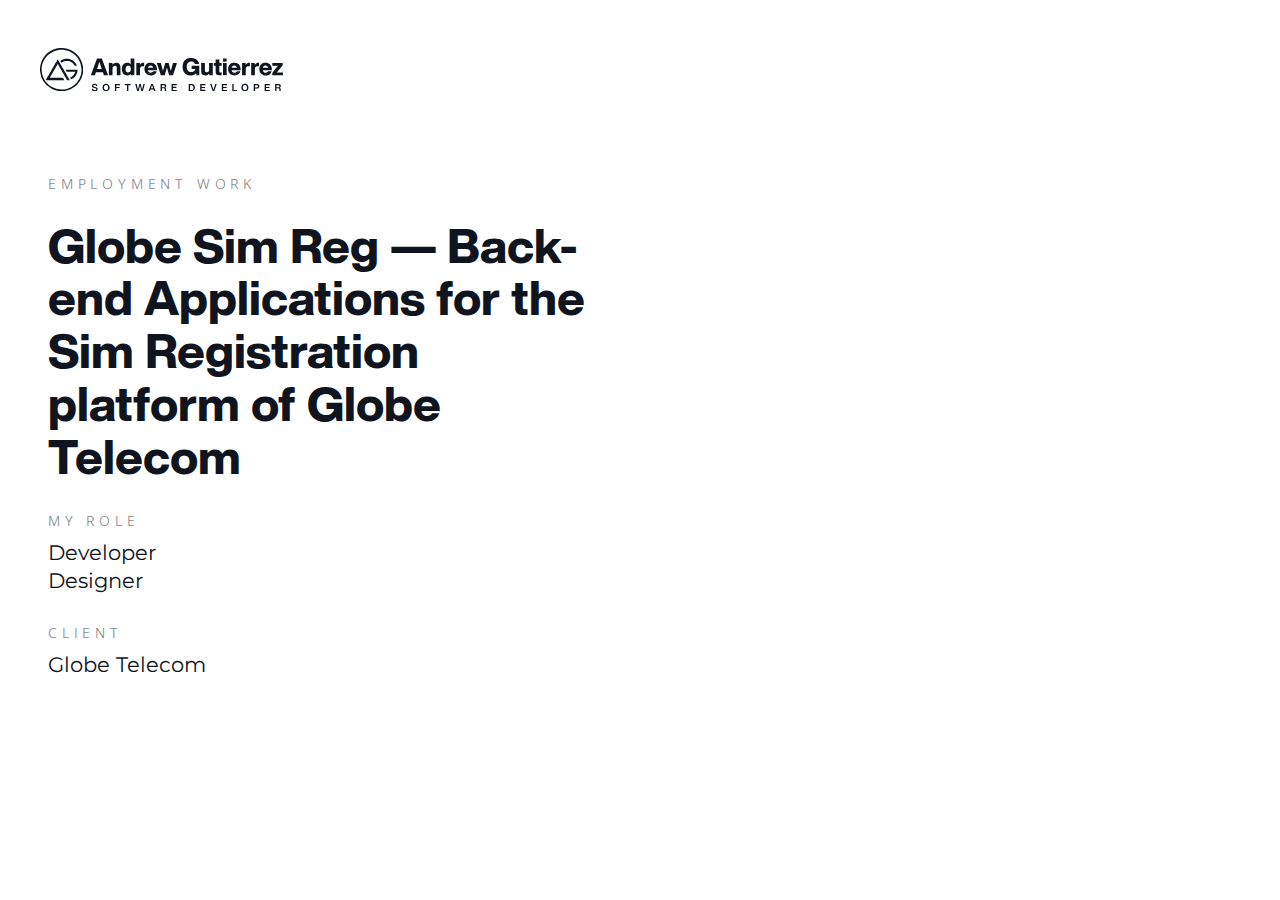
<file: projects/globe_simreg.html>
<!DOCTYPE html>
<html lang="en">

<head>
  <meta charset="UTF-8" />
  <meta http-equiv="X-UA-Compatible" content="IE=edge" />
  <meta name="viewport" content="width=device-width, initial-scale=1.0" />
  <title>Andrew Gutierrez</title>

  <link rel="icon" href="../img/mylogo-normal.png" />

  <link href="../css/main.css" rel="stylesheet" />
  <link href="../css/responsiveness.css" rel="stylesheet" />
  <link href="../css/slide_and_fade.css" rel="stylesheet" />

  <!-- nav -->
  <link href="../css/nav.css" rel="stylesheet" />

  <!-- project -->
  <link href="../css/project.css" rel="stylesheet" />

  <!-- fonts -->
  <link href="../fonts/HelveticaNowDisplay-ExtraBold/style.css" rel="stylesheet" />
  <link rel="preconnect" href="https://fonts.googleapis.com" />
  <link rel="preconnect" href="https://fonts.gstatic.com" crossorigin />
  <link
    href="https://fonts.googleapis.com/css2?family=Nunito:wght@200&family=Redressed&family=Roboto:wght@300;400&display=swap"
    rel="stylesheet" />
  <link href="https://fonts.googleapis.com/css2?family=Montserrat:wght@100;200;300;400;500;600&display=swap"
    rel="stylesheet" />
  <link rel="preconnect" href="https://fonts.googleapis.com" />
  <link rel="preconnect" href="https://fonts.gstatic.com" crossorigin />
  <link href="https://fonts.googleapis.com/css2?family=Open+Sans:wght@300;400;500;600&display=swap" rel="stylesheet" />

  <!-- icons -->
  <link rel="stylesheet" href="../icons/font-awesome-4.7.0/css/font-awesome.min.css" />
</head>

<body>
  <a href="javascript:void(0)" class="fab-scroll-top">
    <i class="fa fa-arrow-up" aria-hidden="true"></i>
  </a>
  <div class="wrapper">
    <nav class="header">
      <a href="../" class="logo-name">
        <div class="logo-container">
          <svg id="Layer_1" data-name="Layer 1" xmlns="http://www.w3.org/2000/svg" viewBox="0 0 966.88 966.88">
            <defs>
              <style>
                <!-- .cls-1 {
                fill: #10151f;
                }

                .cls-2 {
                  fill: #0f141e;
                }
                -->
              </style>
            </defs>
            <title>mylogo-normal</title>
            <path class="cls-1"
              d="M967.94,457v56c-1.68.77-.93,2.32-1,3.51a476,476,0,0,1-28.54,134.7c-65.9,177.26-224.94,298.46-412.94,315-4.47.39-9.18-.42-13.46,1.7H455c-.93-1.83-2.65-.9-4-1-10.43-1.12-20.91-1.82-31.3-3.24-61.62-8.44-120.09-26.94-173.59-58.73Q30,776.47,2.83,526c-.46-4.32.39-8.87-1.77-13V456c1.54-.59.93-2,1-3A485.74,485.74,0,0,1,19.3,352.36C73.63,159.64,243.08,20.07,443.51,2.77c4.49-.39,9.19.31,13.49-1.71h54c.47,1.32,1.62.87,2.53.92a462.48,462.48,0,0,1,92.54,14.49c198.84,52,342.16,222.12,360.15,427.06C966.61,448,965.8,452.72,967.94,457ZM38.06,484.47c0,246.51,199.56,446.2,446.17,446.47,246.12.27,446.71-199.73,446.72-445.41,0-247-199.34-447.4-445.16-447.47C238.08,38,38.06,237.42,38.06,484.47Z"
              transform="translate(-1.06 -1.06)" />
            <path class="cls-2"
              d="M398.34,357.93c-6.12,7.3-10,15.59-14.55,23.39-3.59,6.17-6.6,12.9-10.15,19.18-7.89,14-16.54,27.49-24.55,41.38-5.13,8.88-9.74,18-15.42,26.64-4.29,6.52-7.72,13.89-11.83,20.64-5.23,8.57-10.43,17.28-15,26.1-5.9,11.51-13.59,21.89-19.26,33.55-3.34,6.87-7.88,13.5-11.6,20.33-3.07,5.64-6.23,11.42-9.47,16.84-4,6.67-7.9,13.52-12.23,20.05-3.32,5-5.8,10.64-8.68,15.89a165.12,165.12,0,0,1-8.92,15.29,190.2,190.2,0,0,0-12.55,21.39c-1.42,2.74-3.79,4.87-4.72,8.36h8.26c24.33,0,48.7-1,73,.21,49,2.4,98,.84,147,2.1,22,.57,44,1.91,66,1.53,4.91-.08,5.83,3.91,7,6.06,6.17,11.67,12.3,23.32,19.73,34.27,1.78,2.63,2.14,6.15,4.47,8.68a1.32,1.32,0,0,1-1.11,2.12c-1.33.07-2.67,0-4,0q-202.2,0-404.39,0c-1.72,0-4.55,1-4.94-.68-.45-1.93.5-4.27,1.8-6.44,4.35-7.21,8.83-14.34,13-21.64,4.58-8,8.44-16.31,13.37-24.07,5.62-8.84,10.85-17.88,15.69-27.2a117.38,117.38,0,0,1,8.11-13.13c2.8-4,3.69-8.72,6.61-12.48,4.25-5.46,7.37-11.69,10.93-17.55,3.83-6.32,7.93-12.63,11-19.41a146,146,0,0,1,8.31-14.65c2.42-4,4.12-8.35,6.66-12.28,4.49-6.94,8.59-14.15,12.69-21.33,3.24-5.67,6.62-11.26,9.74-17,2.91-5.36,5.92-10.82,9.13-16.1,4.07-6.69,8-13.5,11.77-20.43,2.63-4.88,5.83-9.65,8.94-14.37a145.79,145.79,0,0,0,12-22.8c1.5-3.49,4.5-6.31,6.31-9.94,3-5.94,6.51-11.69,9.93-17.34,3-4.92,5.83-10,8.82-15,4.31-7.13,8-14.68,12.07-21.9,3.81-6.73,8.27-13.2,12.15-20,3.25-5.67,6.39-11.49,9.88-16.91,3.6-5.59,6.7-11.62,10.06-17.24,6.34-10.62,12.24-21.6,18.55-32.29,3.09-5.24,6.66-10.29,8.94-15.87s6.69-9.87,8.08-15.76c.35-1.5,1.42-1.15,2.31-1.12a4.25,4.25,0,0,1,3.63,2c8.52,14,15.68,28.69,24.37,42.63,7.14,11.45,14.08,23.24,20.41,35.22,5.82,11,12.27,21.58,18.4,32.36,5.17,9.09,10.27,18.35,15.52,27.37,3.79,6.51,7.54,13.27,11.39,19.77,3.75,6.33,7.27,13.13,11.35,19.15,3.88,5.72,6.17,12.25,10.56,17.76,3.18,4,4.73,9.57,7.74,14.09a238.25,238.25,0,0,1,13.47,23.09c3.41,6.64,7.58,12.92,11.3,19.25,3.38,5.73,6.42,11.82,9.57,17.6,3.6,6.61,8,12.78,11.47,19.55,2.75,5.43,6.15,10.94,9.45,16.29,5.24,8.5,10.14,17.22,15,26,4.74,8.58,10.52,16.57,15.09,25.16,3,5.64,6.53,11,9.33,16.85,3.21,6.65,7.07,13.12,10.91,19.52,3.13,5.21,7.34,10,9.38,15.56,1.59,4.34,5.06,7.06,6.74,11.26,2.26,5.66,6.67,10.42,9.22,16,2.82,6.19,6.92,11.54,10.26,17.37.55,1,.66,1.94,1.16,2.77,1.51,2.48,5.2,5.44,3.48,7.52-2,2.42-6.51.79-9.91.82-15,.11-30-.19-45,.21-3.9.1-5.49-1.87-6.52-4.44-3-7.51-8.09-13.77-12-20.7-3.18-5.57-5.64-11.53-9-17-4.71-7.7-8.76-15.79-13.38-23.57-4.92-8.28-9.56-16.9-14.31-25.36s-9.74-17.2-14.72-25.7c-4.47-7.63-9.07-15.47-13.32-23.28-2.95-5.42-5.77-11.42-9.66-16.7-4.05-5.5-7-12.19-10.58-18.26-4.22-7.1-7.73-14.66-12.3-21.51-4.8-7.2-8.23-15.1-12.68-22.47-3.39-5.62-7.37-10.84-10.54-16.65-2.9-5.32-6-10.61-9.36-15.76a214,214,0,0,1-11.39-20.8A180.9,180.9,0,0,0,440,430.37c-4-6.06-7.44-12.53-11.17-18.72-4.2-7-8-14.44-12-21.68-5.22-9.53-10.21-19.24-16.64-28C399.35,360.67,399.36,359.18,398.34,357.93Z"
              transform="translate(-1.06 -1.06)" />
            <path class="cls-2"
              d="M789.82,534.49c-1.69-1-3.53-.47-5.27-.47q-88.49-.05-177,0c-7.47,0-9.47-1.67-12.63-8a248.85,248.85,0,0,0-15.77-28.15c-1.91-2.86-5.73-5.16-5.24-9.61.22-2,1.43-3.24,2.53-1.71,1.76,2.46,3.85,1.45,5.72,1.45q126.73.11,253.47,0c4.3,0,5.67.85,5.42,5.35-.43,7.64.05,15.33-.17,23-.21,7.3-2.76,14.2-4.2,21.29-1.24,6.08-3,12.07-4.8,18-1.29,4.26-3,8.41-4.58,12.56-2.74,7-5.62,13.91-8.35,20.9-2.09,5.35-5.55,9.9-8.51,14.72-4.12,6.7-8.11,13.54-12.85,19.79-3.68,4.87-7.47,9.71-11.43,14.4-6.16,7.29-12.34,14.59-19.39,20.93a331.35,331.35,0,0,1-26.59,21A209.09,209.09,0,0,1,717,694.43c-4,2.17-8.47,4.08-12.22,7.27-3.21,2.73-8.79-1.47-10.75-7.41-2.14-6.53-6.27-12-9.54-17.93-1.91-3.45-3.33-7.52-7.06-10-.65-.43-2.32-4.22,2.33-5.65,8.32-2.56,15.62-7.71,23.1-12.22,4.12-2.48,8.35-4.89,12.19-7.68a180,180,0,0,0,20.55-17.24c7.9-7.8,15.62-15.88,22.14-24.9,4.71-6.52,9.24-13.19,12.46-20.71,1.49-3.49,4.07-6.55,6-9.95,2.48-4.41,3.67-9.29,5.9-13.72C785.21,547.92,786.2,540.75,789.82,534.49Z"
              transform="translate(-1.06 -1.06)" />
            <path class="cls-2" d="M626.49,290.19H577.58" transform="translate(-1.06 -1.06)" />
            <path class="cls-2"
              d="M575.1,292a125.44,125.44,0,0,0-32.65,6.47c-7.88,2.57-15.45,5.86-23.11,8.81-7.51,2.89-14.24,7.89-21.13,12.25-4.53,2.87-8.7,6.32-13.11,9.4-2.33,1.63-4.53,1.32-6.11-1.17-2-3.19-4-6.41-5.91-9.68-3.65-6.32-7-12.85-11-19-1.12-1.71-1.41-3.74-2.81-5.45-1-1.25-.86-4.09,2.6-6.07,5.2-3,9.74-7.35,15.07-10.39,6.71-3.82,13.41-7.65,20.15-11.4,8.4-4.66,17.7-6.83,26.49-10.24,7.1-2.75,14.89-4.65,22.26-6.94,23.31-7.24,47-3.55,70.57-4.71,12.71-.62,25.38.15,37.57,3.36,5.57,1.47,11.35,3.59,16.89,5.2,9.67,2.81,18.79,7,28.45,9.85,6.07,1.77,11.8,5.78,17.5,9.21s12.06,6.57,17.63,10.51c9.06,6.4,18,13,26.56,20.07,8,6.56,14.85,14.19,21.75,21.81,9.63,10.64,17.9,22.35,25.63,34.35a160.51,160.51,0,0,1,17,34.64c1,3,1.37,5.19-3.29,5.11q-21-.38-42,0a5.94,5.94,0,0,1-5.78-3.27c-4.35-7.19-8.2-14.65-12.72-21.76A133.67,133.67,0,0,0,749,357c-7.48-8.54-15.13-16.9-24.08-23.92-3.8-3-8.26-5.33-11.9-8.33-7.29-6-15.66-10.15-23.46-15.19-5.92-3.82-12.89-6.27-19.68-8.39-7.24-2.26-14.1-6-21.8-6.55-6.08-.42-11.71-3.57-18-2.67"
              transform="translate(-1.06 -1.06)" />
          </svg>
        </div>
        <div class="name-container">
          <svg id="Layer_1" data-name="Layer 1" xmlns="http://www.w3.org/2000/svg" viewBox="0 0 3097.24 536.58">
            <defs>
              <style>
                <!-- .cls-1 {
                fill: #10151f;
                }

                .cls-2 {
                  fill: #10141e;
                }

                .cls-3 {
                  fill: #0f141e;
                }

                .cls-4 {
                  fill: #11161f;
                }

                .cls-5 {
                  fill: #121720;
                }

                .cls-6 {
                  fill: #121721;
                }

                .cls-7 {
                  fill: #121620;
                }

                .cls-8 {
                  fill: #111620;
                }

                .cls-9 {
                  fill: #fbfbfb;
                }
                -->
              </style>
            </defs>
            <title>name-job</title>
            <path class="cls-1"
              d="M-1661.64-700.05c4.66-12.19,9.45-24.34,14-36.59q41-111.25,81.87-222.56c1.2-3.26,2.56-4.6,6.27-4.57q33.74.3,67.48,0c3.48,0,4.85,1.12,6,4.24q49.16,131.08,98.51,262.08c.46,1.22.86,2.47,1.45,4.15-1.1.12-1.83.27-2.56.27-20.49,0-41-.07-61.48.1-3.13,0-4.28-1.1-5.18-3.87-4.33-13.26-8.89-26.45-13.32-39.68-.71-2.11-1.2-3.7-4.2-3.69-36.32.13-72.63.09-109.45.09l-15.64,47h-63.73Zm97.48-94h75.87l-38.17-113.8Z"
              transform="translate(1661.64 969.94)" />
            <path class="cls-1"
              d="M86-693.15H41.43L34-727.51c-.45.13-.9.11-1,.32-15.7,22.5-37.59,34.78-64.41,38.55-28.27,4-56,1.91-81.88-11-35.35-17.58-56.57-46.75-65.3-84.82-8.33-36.32-7.8-72.68,6.38-107.5,18.21-44.74,52.7-69.47,100.18-76,30.15-4.15,60-2.3,88.22,10,35.05,15.24,58.08,40.87,65.63,79.12.23,1.14.43,2.29.57,3.44.1.81.09,1.63.14,2.71a24.2,24.2,0,0,1-3,.37c-19.5,0-39,.07-58.49-.08-1.57,0-4.13-1.1-4.55-2.28-8.75-24.5-27.2-35.79-52-39-34-4.4-62,11.34-73.89,42.26a106.71,106.71,0,0,0-5.7,22.14c-3,20-2.39,39.88,4.19,59.22,10.77,31.65,37.12,49.19,70.53,47.54,18.81-.93,35-7.28,47.94-21.25,7.66-8.29,12.1-18.13,13.9-29.86H-38.18v-50.07H86Z"
              transform="translate(1661.64 969.94)" />
            <path class="cls-1"
              d="M-436.9-817.31l-35.46,124.13h-62.77l-64.11-195.76h64.09l36,127,34.62-126.94h55.71L-374-761.55c4.47-16.26,8.82-32.5,13.42-48.67q10.71-37.63,21.79-75.16c.43-1.46,2.25-3.57,3.45-3.59,20.15-.22,40.29-.16,61-.16l-63.75,195.81h-62.65Z"
              transform="translate(1661.64 969.94)" />
            <path class="cls-1"
              d="M-961.7-693.16h-57.36v-24.29c-4.28,4.65-7.56,8.79-11.43,12.3-14.56,13.22-32.23,17.33-51.31,16.59-36.81-1.44-61.36-20.55-73.64-54.38s-12-68.51,2.17-101.88c18-42.39,66.49-61.09,107-42.44,10.07,4.64,18.11,11.69,25.45,21.24v-97.41h59.15Zm-57.19-97c-1-8.2-1.39-15.73-2.9-23-2.91-14.07-9.57-25.91-24.14-30.52-22-7-45.29-.78-53.74,26.78a93.45,93.45,0,0,0-.55,52.73c4.29,15.72,14.5,25.6,31.11,27.62,22.25,2.71,40.7-5.21,46.66-30.1C-1020.57-774.49-1020-782.68-1018.89-790.12Z"
              transform="translate(1661.64 969.94)" />
            <path class="cls-1"
              d="M753.5-773.51H608.24c1,19.15,14.3,40.25,41.48,41.21,17.12.61,32-3.87,41.14-20a4.17,4.17,0,0,1,3-1.79c17.81-.11,35.62-.08,54.46-.08-2,5.31-3.49,10.18-5.62,14.75-10.63,22.76-28.78,37.2-52.13,45-24.67,8.2-49.9,8.68-74.61.47-35.71-11.87-56.61-37.28-63.49-74-4.18-22.31-3.25-44.68,5.3-65.86,14.4-35.69,41.69-55,79.68-59.13,20.49-2.25,40.63-.38,59.55,8.43,30.71,14.3,47.37,39.41,53.12,72C752.35-800,752.4-787.12,753.5-773.51Zm-145-37.9h85.67c-2.93-24.69-21.5-39.9-46.78-38.52C625.3-848.72,608.85-832.48,608.46-811.4Z"
              transform="translate(1661.64 969.94)" />
            <path class="cls-1"
              d="M1112-773.49c2,26.72,23.46,44,50,41.1,14-1.55,25.57-6.88,32.78-19.71a4.66,4.66,0,0,1,3.41-2c17.65-.13,35.3-.09,53.53-.09a43.8,43.8,0,0,1-.89,4.35c-8,25.28-24.9,42.65-49,52.59-28.7,11.83-58.28,12.59-87.16,1.27-35.67-14-54.52-41.63-59.19-79.18-2.54-20.43-1.18-40.7,6.86-59.86,14.76-35.17,41.93-53.9,79.46-58,18.61-2,37-.63,54.49,6.43,33.35,13.45,51.63,39.24,57.87,73.79,2.29,12.67,2.28,25.75,3.37,39.29Zm.45-37.91h85.67c-2.85-24.49-21.1-39.61-46.27-38.55C1129.59-849,1112.93-832.75,1112.45-811.39Z"
              transform="translate(1661.64 969.94)" />
            <path class="cls-1"
              d="M-596.54-773.57H-741.61c-.71,16.44,12.47,34.45,28.93,39.19,17.43,5,43.06,3.05,54.61-19.79h55.83c-.38,1.71-.58,3.11-1,4.44-8.37,26.23-26.2,43.7-51.38,53.5-26.69,10.39-54.26,11.15-81.16,1.66-37.5-13.23-57.7-41.16-62.77-80.18-2.63-20.25-1.34-40.41,6.47-59.44,14.54-35.43,41.67-54.58,79.43-58.78,20.49-2.28,40.64-.42,59.57,8.36,30.72,14.26,47.44,39.35,53.21,71.92C-597.64-800-597.62-787-596.54-773.57Zm-145-37.85h85.64c-3.12-24.84-21.55-39.9-46.84-38.5C-724.73-848.7-741.39-832.2-741.5-811.42Z"
              transform="translate(1661.64 969.94)" />
            <path class="cls-2"
              d="M-1314.25-693.25h-59.16V-888.9h57.6v23.24c4-3.21,9.19-7.28,14.27-11.51,21.76-18.14,56.65-22.1,81.73-8.91,21.86,11.5,31.84,30.86,33,54.55s.59,47.31.67,71c.08,22.33,0,44.65,0,67.26h-59.43v-5.38q0-54.24,0-108.48a76.59,76.59,0,0,0-.37-10c-3-22.47-19-27.68-36.75-25.51-17.47,2.13-29.4,15.21-31,32.73-.34,3.81-.54,7.65-.55,11.47q-.06,49.74,0,99.48Z"
              transform="translate(1661.64 969.94)" />
            <path class="cls-3"
              d="M116.39-888.92h59.36v5.55q0,54,0,108c0,2.5.1,5,.25,7.49,1.48,24.58,18.63,30.85,37,28.35,19.14-2.6,31.12-17,31.26-37.24.26-35.48.11-71,.13-106.46,0-1.79,0-3.59,0-5.62h59.24v195.65H246.33v-27.24c-1.83,2.12-2.87,3.23-3.8,4.42-24.11,30.88-62.95,32.75-88.91,21.61-22.24-9.55-33.05-27.94-36.16-51.28a142.39,142.39,0,0,1-1-18.43q-.13-59.48,0-119Z"
              transform="translate(1661.64 969.94)" />
            <path class="cls-1"
              d="M1435.6-737.25v44H1264.12c0-12.07-.08-24.15.11-36.22,0-1.41,1.44-2.91,2.46-4.17q44.63-54.82,89.31-109.6c.3-.37.52-.79,1.08-1.64h-92.13v-43.92h167.12c0,11.85.11,23.47-.12,35.09,0,1.73-1.44,3.64-2.64,5.12Q1384.73-793.77,1340-739c-.3.37-.53.8-1.15,1.74Z"
              transform="translate(1661.64 969.94)" />
            <path class="cls-4"
              d="M349.74-845.89h-29V-889h28.87v-57.89h59.59v57.78h37.31V-846h-37c-.1,1.9-.27,3.48-.27,5.05q0,42.48,0,85c0,13.67,3.77,17.83,17.55,18.7,6.44.41,12.92.07,19.64.07v44.49c-6.57.37-13.15.89-19.73,1.09-14.35.43-28.64,0-42.55-4.12-21-6.26-32.33-20.07-33.73-41.91-.67-10.46-.6-21-.63-31.46-.08-23.65,0-47.31,0-71C349.74-841.89,349.74-843.67,349.74-845.89Z"
              transform="translate(1661.64 969.94)" />
            <path class="cls-1"
              d="M-804.19-837.84c-9.76.52-19.17.22-28.3,1.65-23.27,3.65-36.76,18.36-38,41.83-.93,17.28-.6,34.63-.71,51.94-.1,16.3,0,32.59,0,49.14h-59V-888.88h57.42v33.57c12.9-31,37.3-39.7,68.63-36Z"
              transform="translate(1661.64 969.94)" />
            <path class="cls-1"
              d="M835.75-693.24H776.6V-888.87h57.57v33.53c6.17-13,14-24.33,27.37-30.84s27.14-6.79,41.41-5.07v53.9c-4.12,0-8.07-.19-12,0-6.8.4-13.74.33-20.34,1.76-20.56,4.46-33,19.17-34.12,41.16-.94,19.11-.6,38.29-.72,57.44C835.68-722.48,835.75-708,835.75-693.24Z"
              transform="translate(1661.64 969.94)" />
            <path class="cls-1"
              d="M1050-891.34v54c-1.85,0-3.61-.06-5.35,0-7.81.33-15.73,0-23.4,1.18-22.9,3.63-36.41,18.32-37.8,41.54-.91,15.27-.62,30.63-.71,45.94-.1,18,0,36,0,54,0,.33-.08.66-.16,1.34H923.68V-888.78h57.51v33.52c6.16-13.27,14.15-24.51,27.59-31C1021.88-892.66,1035.65-892.83,1050-891.34Z"
              transform="translate(1661.64 969.94)" />
            <path class="cls-3" d="M527.66-888.81v195.49h-59V-888.81Z" transform="translate(1661.64 969.94)" />
            <path class="cls-5"
              d="M-870.37-521.47l-21.21,85.31h-24.48L-947.7-549.87h22.79l22,87.16,21.19-87.2h22.93l21.06,87.08,22-87h22.66l-31.42,113.61h-24.69Z"
              transform="translate(1661.64 969.94)" />
            <path class="cls-6"
              d="M-85.17-549.42c18,0,35.71-1.4,53.16.32C-3.2-546.26,13.2-527.94,15.14-499c1,15.26-1.1,29.92-10.51,42.68-9.82,13.32-23.69,19.29-39.6,20-16.6.73-33.26.16-50.21.16Zm21.72,94.21c9.82,0,19.51.79,29-.19C-21.08-456.78-11.1-465.84-9-479.19a88.93,88.93,0,0,0,0-27.66c-2.21-13.7-12.72-22.79-26.44-23.95-9.21-.78-18.54-.15-28-.15Z"
              transform="translate(1661.64 969.94)" />
            <path class="cls-7"
              d="M764.78-489.13c.1-13.81,1.58-23.63,5.91-32.84,9.48-20.19,29.65-31.71,53.42-30.55,32.22,1.57,53.28,23,54.37,55.35.35,10.25-.5,20.3-4.25,29.94-8.73,22.43-30.91,35.68-56.29,33.67C784.93-436.18,764.91-458.5,764.78-489.13Zm22.55-2.37c.28,2.44.49,6.44,1.23,10.35,3.31,17.45,15.76,28.21,32.75,28.5s29.66-9.39,33.16-27a79.69,79.69,0,0,0,.62-24.22c-1.74-15.18-12.15-26.21-25.72-28.91-15.08-3-28.7,2.77-36.09,15.29C788.83-510,787.6-501.63,787.33-491.5Z"
              transform="translate(1661.64 969.94)" />
            <path class="cls-7"
              d="M-1475.23-487.55c.16-24.23,5.31-41.19,20.73-53.1,18.87-14.57,40.16-15.7,61.4-6.75,20.57,8.67,29.77,26.14,31.44,47.83.77,10,.09,20-3.11,29.62-8,24-30.89,38.52-57.39,36.38C-1455.15-436.24-1475.17-458.64-1475.23-487.55Zm22.56-4.23c.25,2.33.49,6.15,1.12,9.92,2.88,17.43,15.19,28.54,32.14,29.16,17.31.64,30.27-9,33.8-26.75a79.44,79.44,0,0,0,.65-24.7c-1.84-15.22-12.43-26.19-25.95-28.7-15-2.79-28.4,2.87-35.71,15.15C-1451.1-510.17-1452.38-501.85-1452.67-491.78Z"
              transform="translate(1661.64 969.94)" />
            <path class="cls-6"
              d="M-539.17-549.09c21.14,0,42-1.22,62.68.34,21.62,1.63,33.31,20,27.84,40.25-2.42,8.95-8.7,14.27-17.47,17.94,11.22,3.7,15.35,11.8,16,22.3.31,5.32.36,10.66.91,16s1.58,10.73,2.44,16.29c-5.57,0-11.71-.19-17.84.08-3,.13-4.37-1.18-4.83-3.74-.58-3.26-1-6.56-1.3-9.86-.38-4.81-.51-9.64-.81-14.47-.69-11.24-5.11-16-16.41-16.55-9.62-.44-19.28-.09-29.67-.09v44.4h-21.51Zm21.73,51c11.16,0,22.11.42,33-.13,8.75-.45,14.17-7,14.64-16s-3.81-16-12.68-16.82c-11.59-1.11-23.36-.27-35-.27Z"
              transform="translate(1661.64 969.94)" />
            <path class="cls-6"
              d="M1382.79-490.57c11.12,3.7,15.36,11.56,16,21.92.4,6.48.61,13,1.24,19.44.42,4.24,1.44,8.42,2.29,13.19-6.21,0-12.91.12-19.59-.13-1,0-2.58-1.6-2.84-2.71a75.1,75.1,0,0,1-1.68-10.78c-.44-5-.5-10-.85-15-.74-10.47-5-15.26-15.48-15.83-9.94-.54-19.92-.12-30.29-.12v44.18h-21.8V-550c6.22,0,12.33-.09,18.44,0,14.8.26,29.71-.37,44.38,1.16,21.37,2.23,33,19.83,27.81,40C1398.12-499.89,1392-494.44,1382.79-490.57ZM1331.7-532v34.13c10.5,0,20.66.27,30.79-.07,10.56-.36,16.65-6.88,16.75-17.14.1-9.81-6-16.4-16.48-16.82C1352.49-532.34,1342.19-532,1331.7-532Z"
              transform="translate(1661.64 969.94)" />
            <path class="cls-8" d="M-339.41-485.19v29.68H-278v19.21h-83.27V-549.62h83.63v18.9h-61.84V-504h55.71v18.77Z"
              transform="translate(1661.64 969.94)" />
            <path class="cls-8" d="M184.4-549.63v18.81H122.72v26.89h55.56v18.6H122.63v29.67H184v19.38h-83.3V-549.63Z"
              transform="translate(1661.64 969.94)" />
            <path class="cls-8" d="M471.58-455.4h61.52v19.17H449.86V-549.69h83.4v18.95H471.65v26.9h55.69v18.62H471.58Z"
              transform="translate(1661.64 969.94)" />
            <path class="cls-8" d="M1218.36-485h-55.8v29.53h61.55v19.13h-83.26V-549.71h83.44v19h-61.66v26.91h55.74Z"
              transform="translate(1661.64 969.94)" />
            <path class="cls-6"
              d="M-1649.75-473.56h20.95c.23,1.49.42,2.8.65,4.1,1.82,10.32,6.75,15.4,17.12,17.42,7.95,1.55,15.9,1.84,23.63-1,6.65-2.48,9.87-7.22,9.91-14,0-6.48-2.48-10.51-9.7-12.8-8-2.55-16.49-3.84-24.59-6.25-7-2.07-14.09-4.19-20.39-7.66-11.59-6.38-15.64-17.14-14.53-30,1-11.81,7.58-19.94,18.19-24.18,16.95-6.78,34.19-6.4,51,.71,8.7,3.68,14.48,10.52,17.23,19.61,1.09,3.6,1.52,7.39,2.32,11.44h-21.27c-.77-7.57-3.41-14.16-11.21-16.66-9.59-3.07-19.45-3.95-28.55,1.33-8.66,5-7.91,18.1,1.51,22.35,6.57,3,13.94,4.12,20.94,6.17,8.27,2.41,16.83,4.17,24.71,7.51,23.66,10,20.6,42.89,3.89,53.63-9.19,5.91-19.25,8-29.85,8.37-10.9.36-21.66-.56-31.62-5.53C-1643.38-446-1649.56-457.71-1649.75-473.56Z"
              transform="translate(1661.64 969.94)" />
            <path class="cls-6"
              d="M-619.81-436c-7.22,0-13.55.18-19.86-.14a5.64,5.64,0,0,1-4-2.94c-2.85-7.08-5.3-14.31-8.07-22h-49.8c-2.63,7.42-5.31,14.57-7.64,21.83-.81,2.52-1.95,3.37-4.56,3.29-6.14-.19-12.29-.06-19-.06l43.34-113.89H-664Zm-57.09-94.36-18,50.49h36.43Z"
              transform="translate(1661.64 969.94)" />
            <path class="cls-6"
              d="M986.21-476.05v39.83H964.82V-550c4,0,7.91,0,11.85,0,15.64.22,31.39-.61,46.9,1,20.83,2.11,32.72,17.58,31.52,38.32-1.18,20.4-14.63,33.8-35.34,34.61C1008.81-475.7,997.84-476.05,986.21-476.05Zm.45-55.2v36.6c10.12,0,19.93.46,29.68-.12,11.57-.69,17.34-7.65,16.93-19.07-.4-10.89-6.81-17.13-18.28-17.37C1005.69-531.41,996.37-531.26,986.66-531.26Z"
              transform="translate(1661.64 969.94)" />
            <path class="cls-6"
              d="M260.26-549.95h23.42l31.19,91.65,30.58-91.58h22.69L327.41-436c-7.86,0-15.63.07-23.4-.1a3.79,3.79,0,0,1-2.67-2.13C287.65-475.29,274.06-512.37,260.26-549.95Z"
              transform="translate(1661.64 969.94)" />
            <path class="cls-6" d="M-1200.4-485h-53.19v48.74h-21.55V-549.69h80v19h-58.33v26.78h53Z"
              transform="translate(1661.64 969.94)" />
            <path class="cls-1" d="M-1058.58-436.19h-22v-94.27h-36v-19.3h93.91v19h-35.86Z"
              transform="translate(1661.64 969.94)" />
            <path class="cls-8" d="M618.81-549.93h21.44v94.57h54v19H618.81Z" transform="translate(1661.64 969.94)" />
            <path class="cls-6" d="M470.3-912v-49.55h56V-912Z" transform="translate(1661.64 969.94)" />
            <path class="cls-9" d="M694.13-811.4H608.46" transform="translate(1661.64 969.94)" />
          </svg>
        </div>
      </a>
    </nav>
    <section id="project">
      <div class="row">
        <div class="col-12 col-sm-12 col-md-12 col-lg-12 col-xl-6 details">
          <div class="group">
            <h5>Employment Work</h5>
            <h1>
              Globe Sim Reg — Back-end Applications for the Sim Registration platform of Globe Telecom
            </h1>
          </div>
          <div class="group">
            <h5>My Role</h5>
            <h4>
              Developer
              <br />
              Designer
            </h4>
          </div>
          <div class="group">
            <h5>Client</h5>
            <h4>
              Globe Telecom
            </h4>
          </div>
          <div class="group">
            <h5>Year</h5>
            <h4>
              2022 - Current
            </h4>
          </div>
        </div>
        <div class="col-12 col-sm-12 col-md-12 col-lg-12 col-xl-6 description">
          <p>
            Globe's Simcard Registration is where its subscribers register their purchased SIM cards in compliance to
            Republic Act No. 11934 or SIM Registration Act of the Philippines. It covers both prepaid and postpaid
            users, and also their existing subscribers must register. New SIM cards is deactivated until its registered.
          </p>
          <p>
            Contributed on solutioning by analyzing business requirements and participated on brainstorming and
            designing based on gathered requirements.
          </p>
          <p>
            Developed REST APIs, Event triggered Apps, Batch jobs and Scripts for operational use.
          </p>
          <p>
            Used technologies are Java, Python, Docker, Bash script, Linux, Spring-boot, Spring-batch and AWS
            Services(Lambda,
            API Gateway, SQS, SNS, DynamoDB, Glue, ECS, S3, Event-Bridge, Athena,
            IAM, Cloudwatch, Git, Jenkins).
          </p>
        </div>
      </div>
    </section>
  </div>

  <script src="../js/element_checker_if_on_screen.js"></script>

  <!-- main -->
  <script src="../js/main.js"></script>

  <!-- intro -->
  <script src="../js/intro.js"></script>

  <script>
    let projElems = Array.from(
      document.querySelectorAll('#project .details .group'),
    )

    projElems = projElems.concat(
      Array.from(document.querySelectorAll('#project .description p')),
    )

    projElems.forEach((element) => {
      element.classList.add('slide', 'fade')
    })

    projElems.forEach((element, index) => {
      setTimeout(() => {
        element.classList.add('slide-up', 'fade-in')
      }, 200 * (index + 1))
    })

    let screenshots = Array.from(
      document.querySelectorAll('#project .screenshots .item'),
    )

    setClassToSlideFade(screenshots)
    // set onscroll event for element slide fade effect
    setOnScroll(null, screenshots, (element) => {
      element.classList.add('slide-up', 'fade-in')
    })
  </script>
</body>

</html>
</file>
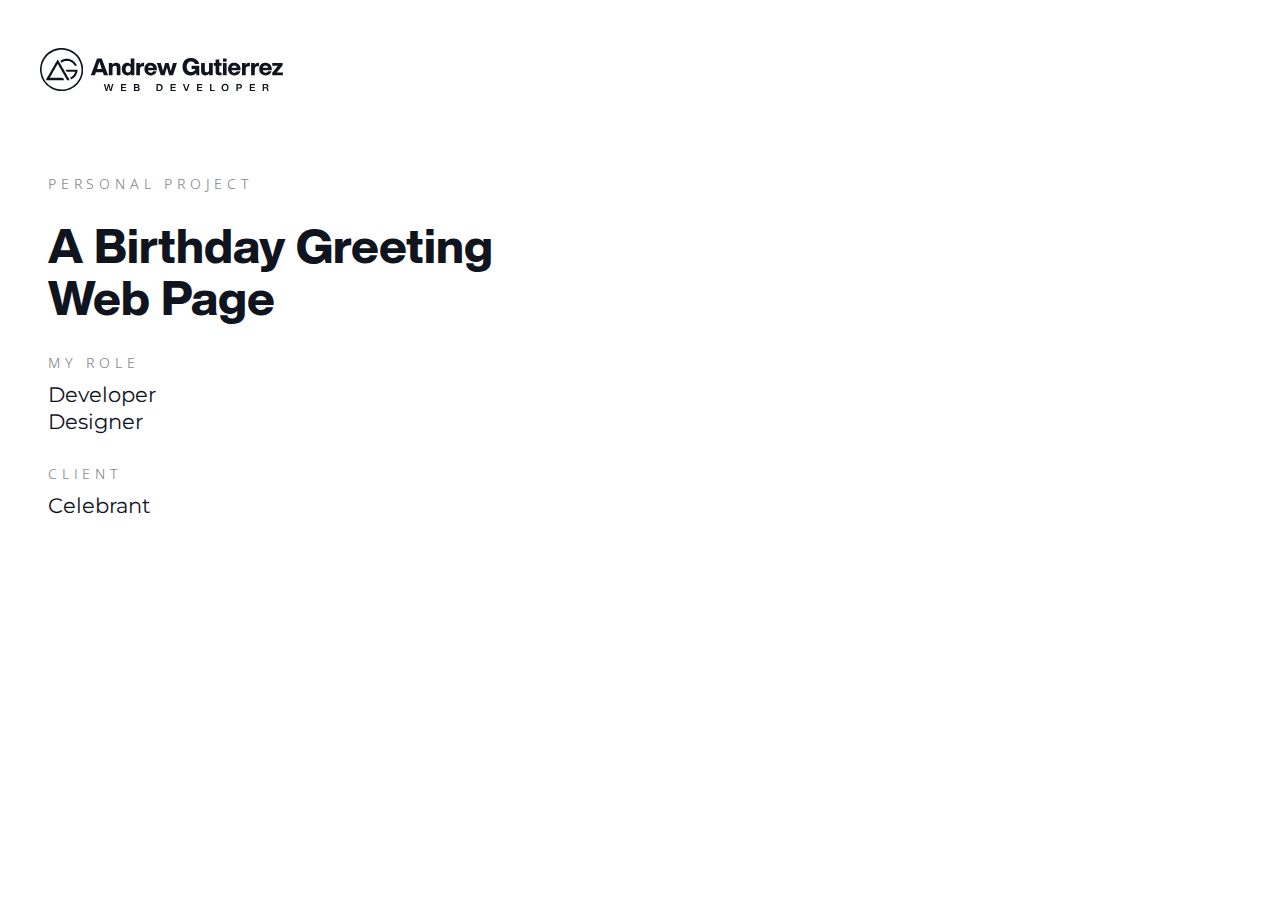
<file: projects/may_bday_2022.html>
<!DOCTYPE html>
<html lang="en">

<head>
  <meta charset="UTF-8" />
  <meta http-equiv="X-UA-Compatible" content="IE=edge" />
  <meta name="viewport" content="width=device-width, initial-scale=1.0" />
  <title>Andrew Gutierrez</title>

  <link rel="icon" href="../img/mylogo-normal.png" />

  <link href="../css/main.css" rel="stylesheet" />
  <link href="../css/responsiveness.css" rel="stylesheet" />
  <link href="../css/slide_and_fade.css" rel="stylesheet" />

  <!-- nav -->
  <link href="../css/nav.css" rel="stylesheet" />

  <!-- project -->
  <link href="../css/project.css" rel="stylesheet" />

  <!-- fonts -->
  <link href="../fonts/HelveticaNowDisplay-ExtraBold/style.css" rel="stylesheet" />
  <link rel="preconnect" href="https://fonts.googleapis.com" />
  <link rel="preconnect" href="https://fonts.gstatic.com" crossorigin />
  <link
    href="https://fonts.googleapis.com/css2?family=Nunito:wght@200&family=Redressed&family=Roboto:wght@300;400&display=swap"
    rel="stylesheet" />
  <link href="https://fonts.googleapis.com/css2?family=Montserrat:wght@100;200;300;400;500;600&display=swap"
    rel="stylesheet" />
  <link rel="preconnect" href="https://fonts.googleapis.com" />
  <link rel="preconnect" href="https://fonts.gstatic.com" crossorigin />
  <link href="https://fonts.googleapis.com/css2?family=Open+Sans:wght@300;400;500;600&display=swap" rel="stylesheet" />

  <!-- icons -->
  <link rel="stylesheet" href="../icons/font-awesome-4.7.0/css/font-awesome.min.css" />
</head>

<body>
  <a href="javascript:void(0)" class="fab-scroll-top">
    <i class="fa fa-arrow-up" aria-hidden="true"></i>
  </a>
  <div class="wrapper">
    <nav class="header">
      <a href="../" class="logo-name">
        <div class="logo-container">
          <svg id="Layer_1" data-name="Layer 1" xmlns="http://www.w3.org/2000/svg" viewBox="0 0 966.88 966.88">
            <defs>
              <style>
                <!-- .cls-1 {
                fill: #10151f;
                }

                .cls-2 {
                  fill: #0f141e;
                }
                -->
              </style>
            </defs>
            <title>mylogo-normal</title>
            <path class="cls-1"
              d="M967.94,457v56c-1.68.77-.93,2.32-1,3.51a476,476,0,0,1-28.54,134.7c-65.9,177.26-224.94,298.46-412.94,315-4.47.39-9.18-.42-13.46,1.7H455c-.93-1.83-2.65-.9-4-1-10.43-1.12-20.91-1.82-31.3-3.24-61.62-8.44-120.09-26.94-173.59-58.73Q30,776.47,2.83,526c-.46-4.32.39-8.87-1.77-13V456c1.54-.59.93-2,1-3A485.74,485.74,0,0,1,19.3,352.36C73.63,159.64,243.08,20.07,443.51,2.77c4.49-.39,9.19.31,13.49-1.71h54c.47,1.32,1.62.87,2.53.92a462.48,462.48,0,0,1,92.54,14.49c198.84,52,342.16,222.12,360.15,427.06C966.61,448,965.8,452.72,967.94,457ZM38.06,484.47c0,246.51,199.56,446.2,446.17,446.47,246.12.27,446.71-199.73,446.72-445.41,0-247-199.34-447.4-445.16-447.47C238.08,38,38.06,237.42,38.06,484.47Z"
              transform="translate(-1.06 -1.06)" />
            <path class="cls-2"
              d="M398.34,357.93c-6.12,7.3-10,15.59-14.55,23.39-3.59,6.17-6.6,12.9-10.15,19.18-7.89,14-16.54,27.49-24.55,41.38-5.13,8.88-9.74,18-15.42,26.64-4.29,6.52-7.72,13.89-11.83,20.64-5.23,8.57-10.43,17.28-15,26.1-5.9,11.51-13.59,21.89-19.26,33.55-3.34,6.87-7.88,13.5-11.6,20.33-3.07,5.64-6.23,11.42-9.47,16.84-4,6.67-7.9,13.52-12.23,20.05-3.32,5-5.8,10.64-8.68,15.89a165.12,165.12,0,0,1-8.92,15.29,190.2,190.2,0,0,0-12.55,21.39c-1.42,2.74-3.79,4.87-4.72,8.36h8.26c24.33,0,48.7-1,73,.21,49,2.4,98,.84,147,2.1,22,.57,44,1.91,66,1.53,4.91-.08,5.83,3.91,7,6.06,6.17,11.67,12.3,23.32,19.73,34.27,1.78,2.63,2.14,6.15,4.47,8.68a1.32,1.32,0,0,1-1.11,2.12c-1.33.07-2.67,0-4,0q-202.2,0-404.39,0c-1.72,0-4.55,1-4.94-.68-.45-1.93.5-4.27,1.8-6.44,4.35-7.21,8.83-14.34,13-21.64,4.58-8,8.44-16.31,13.37-24.07,5.62-8.84,10.85-17.88,15.69-27.2a117.38,117.38,0,0,1,8.11-13.13c2.8-4,3.69-8.72,6.61-12.48,4.25-5.46,7.37-11.69,10.93-17.55,3.83-6.32,7.93-12.63,11-19.41a146,146,0,0,1,8.31-14.65c2.42-4,4.12-8.35,6.66-12.28,4.49-6.94,8.59-14.15,12.69-21.33,3.24-5.67,6.62-11.26,9.74-17,2.91-5.36,5.92-10.82,9.13-16.1,4.07-6.69,8-13.5,11.77-20.43,2.63-4.88,5.83-9.65,8.94-14.37a145.79,145.79,0,0,0,12-22.8c1.5-3.49,4.5-6.31,6.31-9.94,3-5.94,6.51-11.69,9.93-17.34,3-4.92,5.83-10,8.82-15,4.31-7.13,8-14.68,12.07-21.9,3.81-6.73,8.27-13.2,12.15-20,3.25-5.67,6.39-11.49,9.88-16.91,3.6-5.59,6.7-11.62,10.06-17.24,6.34-10.62,12.24-21.6,18.55-32.29,3.09-5.24,6.66-10.29,8.94-15.87s6.69-9.87,8.08-15.76c.35-1.5,1.42-1.15,2.31-1.12a4.25,4.25,0,0,1,3.63,2c8.52,14,15.68,28.69,24.37,42.63,7.14,11.45,14.08,23.24,20.41,35.22,5.82,11,12.27,21.58,18.4,32.36,5.17,9.09,10.27,18.35,15.52,27.37,3.79,6.51,7.54,13.27,11.39,19.77,3.75,6.33,7.27,13.13,11.35,19.15,3.88,5.72,6.17,12.25,10.56,17.76,3.18,4,4.73,9.57,7.74,14.09a238.25,238.25,0,0,1,13.47,23.09c3.41,6.64,7.58,12.92,11.3,19.25,3.38,5.73,6.42,11.82,9.57,17.6,3.6,6.61,8,12.78,11.47,19.55,2.75,5.43,6.15,10.94,9.45,16.29,5.24,8.5,10.14,17.22,15,26,4.74,8.58,10.52,16.57,15.09,25.16,3,5.64,6.53,11,9.33,16.85,3.21,6.65,7.07,13.12,10.91,19.52,3.13,5.21,7.34,10,9.38,15.56,1.59,4.34,5.06,7.06,6.74,11.26,2.26,5.66,6.67,10.42,9.22,16,2.82,6.19,6.92,11.54,10.26,17.37.55,1,.66,1.94,1.16,2.77,1.51,2.48,5.2,5.44,3.48,7.52-2,2.42-6.51.79-9.91.82-15,.11-30-.19-45,.21-3.9.1-5.49-1.87-6.52-4.44-3-7.51-8.09-13.77-12-20.7-3.18-5.57-5.64-11.53-9-17-4.71-7.7-8.76-15.79-13.38-23.57-4.92-8.28-9.56-16.9-14.31-25.36s-9.74-17.2-14.72-25.7c-4.47-7.63-9.07-15.47-13.32-23.28-2.95-5.42-5.77-11.42-9.66-16.7-4.05-5.5-7-12.19-10.58-18.26-4.22-7.1-7.73-14.66-12.3-21.51-4.8-7.2-8.23-15.1-12.68-22.47-3.39-5.62-7.37-10.84-10.54-16.65-2.9-5.32-6-10.61-9.36-15.76a214,214,0,0,1-11.39-20.8A180.9,180.9,0,0,0,440,430.37c-4-6.06-7.44-12.53-11.17-18.72-4.2-7-8-14.44-12-21.68-5.22-9.53-10.21-19.24-16.64-28C399.35,360.67,399.36,359.18,398.34,357.93Z"
              transform="translate(-1.06 -1.06)" />
            <path class="cls-2"
              d="M789.82,534.49c-1.69-1-3.53-.47-5.27-.47q-88.49-.05-177,0c-7.47,0-9.47-1.67-12.63-8a248.85,248.85,0,0,0-15.77-28.15c-1.91-2.86-5.73-5.16-5.24-9.61.22-2,1.43-3.24,2.53-1.71,1.76,2.46,3.85,1.45,5.72,1.45q126.73.11,253.47,0c4.3,0,5.67.85,5.42,5.35-.43,7.64.05,15.33-.17,23-.21,7.3-2.76,14.2-4.2,21.29-1.24,6.08-3,12.07-4.8,18-1.29,4.26-3,8.41-4.58,12.56-2.74,7-5.62,13.91-8.35,20.9-2.09,5.35-5.55,9.9-8.51,14.72-4.12,6.7-8.11,13.54-12.85,19.79-3.68,4.87-7.47,9.71-11.43,14.4-6.16,7.29-12.34,14.59-19.39,20.93a331.35,331.35,0,0,1-26.59,21A209.09,209.09,0,0,1,717,694.43c-4,2.17-8.47,4.08-12.22,7.27-3.21,2.73-8.79-1.47-10.75-7.41-2.14-6.53-6.27-12-9.54-17.93-1.91-3.45-3.33-7.52-7.06-10-.65-.43-2.32-4.22,2.33-5.65,8.32-2.56,15.62-7.71,23.1-12.22,4.12-2.48,8.35-4.89,12.19-7.68a180,180,0,0,0,20.55-17.24c7.9-7.8,15.62-15.88,22.14-24.9,4.71-6.52,9.24-13.19,12.46-20.71,1.49-3.49,4.07-6.55,6-9.95,2.48-4.41,3.67-9.29,5.9-13.72C785.21,547.92,786.2,540.75,789.82,534.49Z"
              transform="translate(-1.06 -1.06)" />
            <path class="cls-2" d="M626.49,290.19H577.58" transform="translate(-1.06 -1.06)" />
            <path class="cls-2"
              d="M575.1,292a125.44,125.44,0,0,0-32.65,6.47c-7.88,2.57-15.45,5.86-23.11,8.81-7.51,2.89-14.24,7.89-21.13,12.25-4.53,2.87-8.7,6.32-13.11,9.4-2.33,1.63-4.53,1.32-6.11-1.17-2-3.19-4-6.41-5.91-9.68-3.65-6.32-7-12.85-11-19-1.12-1.71-1.41-3.74-2.81-5.45-1-1.25-.86-4.09,2.6-6.07,5.2-3,9.74-7.35,15.07-10.39,6.71-3.82,13.41-7.65,20.15-11.4,8.4-4.66,17.7-6.83,26.49-10.24,7.1-2.75,14.89-4.65,22.26-6.94,23.31-7.24,47-3.55,70.57-4.71,12.71-.62,25.38.15,37.57,3.36,5.57,1.47,11.35,3.59,16.89,5.2,9.67,2.81,18.79,7,28.45,9.85,6.07,1.77,11.8,5.78,17.5,9.21s12.06,6.57,17.63,10.51c9.06,6.4,18,13,26.56,20.07,8,6.56,14.85,14.19,21.75,21.81,9.63,10.64,17.9,22.35,25.63,34.35a160.51,160.51,0,0,1,17,34.64c1,3,1.37,5.19-3.29,5.11q-21-.38-42,0a5.94,5.94,0,0,1-5.78-3.27c-4.35-7.19-8.2-14.65-12.72-21.76A133.67,133.67,0,0,0,749,357c-7.48-8.54-15.13-16.9-24.08-23.92-3.8-3-8.26-5.33-11.9-8.33-7.29-6-15.66-10.15-23.46-15.19-5.92-3.82-12.89-6.27-19.68-8.39-7.24-2.26-14.1-6-21.8-6.55-6.08-.42-11.71-3.57-18-2.67"
              transform="translate(-1.06 -1.06)" />
          </svg>
        </div>
        <div class="name-container">
          <svg id="Layer_1" data-name="Layer 1" xmlns="http://www.w3.org/2000/svg" viewBox="0 0 3097.61 536.93">
            <defs>
              <style>
                <!-- .cls-1 {
                fill: #0f141e;
                }

                .cls-2 {
                  fill: #95979b;
                }

                .cls-3 {
                  fill: #696d73;
                }

                .cls-4 {
                  fill: #818489;
                }

                .cls-5 {
                  fill: #7d8086;
                }
                -->
              </style>
            </defs>
            <title>name-job</title>
            <path class="cls-1"
              d="M963.8,269c6.11,2.07,12.59,1.75,18.85,2.91,31.4,5.8,58.17,19.53,77.94,45.25,10.24,13.33,16.06,28.6,19.11,45,.59,3.16.29,4.72-3.72,4.68-19.16-.21-38.32-.11-57.49-.08-2.22,0-3.87.06-4.9-2.81-9.11-25.6-28.84-36.74-54.59-38.78-23.27-1.84-44,3.85-59.49,22.68C889,360.61,884,375.67,882,391.75c-2.49,20-1.78,40,5.22,59.15,11.08,30.39,37.37,47.25,69.93,45.62,18.42-.92,34.4-7,47.26-20.52,7.19-7.53,11.56-16.52,14-26.62.79-3.34.18-4.3-3.39-4.26-17.16.17-34.33-.05-51.49.18-3.85.05-4.68-1.09-4.62-4.75.22-13.66.18-27.33,0-41,0-3.25.46-4.62,4.23-4.6q58.24.22,116.47,0c3.09,0,4.25.55,4.24,4q-.18,71.48,0,143c0,3.26-.82,4.17-4.1,4.11-12.33-.2-24.66-.22-37,0-3.2.06-4.27-1.09-4.84-4-2-10.23-4.24-20.42-6.39-30.65-.5.15-1,.13-1.1.34-15.69,22.5-37.59,34.78-64.4,38.54-28.27,4-56,1.9-81.87-11-35.35-17.58-56.56-46.75-65.29-84.81-8.33-36.32-7.8-72.67,6.38-107.49,18.3-44.92,53-69.39,100.65-76.18,3.64-.52,7.53.13,10.91-1.93h4c2.08,1,4.3.27,6.44.52,4.18-.25,8.41.56,12.56-.52Z"
              transform="translate(664 -269)" />
            <path class="cls-1"
              d="M-389.27,543Q-439,411.09-488.6,279.12c-1.18-3.17-2.74-3.82-5.78-3.8-22.49.11-45,.16-67.48,0-3.66,0-5.1,1.23-6.31,4.53Q-608.46,389.73-649,499.56c-4.87,13.18-9.06,26.62-15,39.41v7c20,0,40-.07,60,.12,3.14,0,4.21-1.13,5.09-3.87,4.19-13.12,8.71-26.15,12.83-39.3,1-3.08,2.24-4.07,5.46-4q52.23.16,104.47,0c3,0,4.31.86,5.23,3.69,4.26,13.11,8.84,26.11,13.1,39.22,1,3.12,2.32,4.37,5.88,4.33,19.66-.23,39.32-.1,59-.14,1.4,0,2.92.51,4.41-.58C-388.81,544.6-389,543.79-389.27,543Zm-104.58-97.84c-23.65-.1-47.3,0-71-.07a8.57,8.57,0,0,1-1.65-.44l37.62-113.55c12.57,37.5,24.79,74,37.1,110.51C-490.92,444-490.58,445.2-493.85,445.19Z"
              transform="translate(664 -269)" />
            <path class="cls-1"
              d="M1556.84,741.8c-1.12-32.63-22.79-54.37-55.36-55.34-24.48-.73-44.6,11.6-53.4,32.84-4.91,11.84-5.56,24.21-4.31,36.79,2.42,24.36,19.21,43.07,43.07,48.21,1.62.35,3.75-.3,4.89,1.63h2c4.29-1.33,8.78.23,13.09-.89A50.59,50.59,0,0,0,1542,788.53C1554.3,775.31,1557.43,759.17,1556.84,741.8ZM1533,759.56c-4.28,17.6-16.72,27.37-34,26.74-17-.62-29.26-11.7-32.18-29.13-.63-3.77-1.26-7.57-1.1-9.68.25-10.5,1.61-19,6.26-26.6,7.38-12.1,21.21-17.7,35.95-14.64,13.58,2.83,23.41,13.93,25.76,29A61.46,61.46,0,0,1,1533,759.56Z"
              transform="translate(664 -269)" />
            <path class="cls-2"
              d="M2433.61,546l-1.11-.11c-1.5-1.62-1.46-3.67-1.47-5.66q-.09-16.25,0-32.49c0-2,0-4,1.5-5.65l1.08-.08Z"
              transform="translate(664 -269)" />
            <path class="cls-3" d="M959.8,269c-4.23,2.18-8.69.51-13,.82q-.44-.29-.28-.56c.11-.17.21-.26.32-.26Z"
              transform="translate(664 -269)" />
            <path class="cls-4" d="M1493.73,805.93c4.24-2.08,8.73-.56,13.09-.89a1.59,1.59,0,0,0-.09.89Z"
              transform="translate(664 -269)" />
            <path class="cls-5" d="M946.8,269q0,.41,0,.82c-2-.18-4.22,1.23-6-.82Z" transform="translate(664 -269)" />
            <path class="cls-1"
              d="M498.47,478.75c2.63-10.3,5-19.4,7.27-28.53,8-32.42,17.63-64.42,26.58-96.59.85-3.06,2.15-3.8,5.11-3.77,15.5.14,31,.21,46.49,0,3.6-.06,4.78,1.2,5.68,4.4,11.21,40,22.94,79.85,32.45,120.3.23,1,.63,1.88,1.23,3.65,4.31-15.67,8.31-30.59,12.54-45.44,7.51-26.36,15.16-52.68,22.74-79,.54-1.88.53-3.85,3.51-3.83,20.15.11,40.3.06,61,.06-4.25,13.15-8.34,25.91-12.48,38.64q-24.9,76.52-49.76,153c-1.1,3.4-2.56,4.53-6.18,4.49-17.66-.21-35.32-.19-53,0-3.5,0-5.06-.79-6.1-4.44-11.17-39.31-23.63-78.25-33.95-117.81a28.72,28.72,0,0,0-1.42-3.34c-9,36.82-19.83,72.41-30.33,108.1-1.41,4.78-2.85,9.55-4.12,14.37-.6,2.25-1.61,3.12-4.11,3.11q-28-.19-56,0c-2.74,0-3.64-1.07-4.4-3.41q-30.83-94.5-61.85-188.93c-1.07-3.24-.49-3.9,2.82-3.87,18.49.13,37,.18,55.49,0,3.54,0,4.78,1.08,5.72,4.37C475.17,395.24,487.25,436.19,498.47,478.75Z"
              transform="translate(664 -269)" />
            <path class="cls-1"
              d="M36.24,279.84c0-4-1.35-4.57-4.85-4.53-16.66.16-33.32.21-50,0-3.88-.06-4.61,1.11-4.59,4.74.16,29.15.09,58.3.09,87.45v5.79c-7.46-9.64-15.44-16.72-25.45-21.38-40.59-18.86-89.13,0-107.32,42.57-13.11,30.68-13.57,62.64-4.56,94.38,12.38,43.63,46.35,66,91.4,61,19.48-2.14,35.12-11.41,47.42-27.37,0,6.47.15,12.95-.06,19.42-.11,3.14.63,4.26,4.07,4.22q24.73-.3,49.47,0c3.53,0,4.33-.94,4.33-4.4Q36.07,410.77,36.24,279.84ZM-22,447.41a96.82,96.82,0,0,1-2.72,25c-6.31,24.82-24.52,32.78-46.77,30.08-16.61-2-26.82-11.89-31.12-27.61a93.45,93.45,0,0,1,.55-52.72c8.44-27.56,31.75-33.75,53.72-26.8,14.58,4.61,21,16.48,24.23,30.5A87.28,87.28,0,0,1-22,447.41Z"
              transform="translate(664 -269)" />
            <path class="cls-1"
              d="M1750,460.31c-.19-11.33-.18-22.66-2.36-33.84-6.73-34.47-24.55-60.37-57.88-73.9-17.66-7.17-36.21-8.58-55-6.5-38,4.22-65.2,23.5-79.69,59.16-7.67,18.88-8.84,38.88-6.33,59,4.42,35.27,21.53,62.35,54.47,76.83s66.53,13.39,98.92-2.62c20.74-10.26,34.85-26.83,42-49.09,1-3.07,1.35-4.63-2.95-4.57-16.16.24-32.32.17-48.49,0a5.19,5.19,0,0,0-5.38,3.18,33.2,33.2,0,0,1-12.4,12.74c-28,16.76-62.81,1.35-69.28-30.47-.88-4.32.47-4.86,4.28-4.83,22.5.15,45,.07,67.48.07s45-.11,67.48.11C1749.14,465.63,1750.1,464.35,1750,460.31Zm-61.85-32.4c-13.15-.1-26.29,0-39.44,0s-26.29-.16-39.43.09c-3.83.07-4-1.35-3.31-4.34,5-22.86,19.56-34.73,42.64-34.56,22.08.16,37.84,13.39,42.54,35.35C1691.88,427.7,1690.89,427.93,1688.18,427.91Z"
              transform="translate(664 -269)" />
            <path class="cls-1"
              d="M2114.71,465.48q67.23,0,134.46.08c3.58,0,4.88-.65,4.8-4.59-.22-11.49-.16-23-2.34-34.33-5.8-30.35-20.44-54.64-48.26-69.63-20.51-11.07-42.69-13.28-65.46-10.88-27.09,2.85-49.57,14.49-66.27,36.36-16.42,21.49-21,46.37-19.71,72.6,1.36,28.83,11.41,53.82,34,72.85,18.52,15.62,40.33,22,64.11,22.54,28.63.66,54.75-6.3,76.27-26.28,11.48-10.66,19-23.7,22.94-39.34-18.3,0-36.11,0-53.91-.06-2.44,0-3,1.51-3.91,3.06a35.76,35.76,0,0,1-15,14.18c-28.21,14.14-59.18-.14-66.46-30.67C2108.53,465.49,2108.53,465.48,2114.71,465.48Zm-4.8-41.91c5.1-22.87,19.61-34.7,42.71-34.51,22.06.17,37.86,13.46,42.52,35.39.72,3.42-.49,3.47-3.07,3.45-13.31-.08-26.62,0-39.94,0-12.81,0-25.62-.12-38.43.07C2110.19,428,2109.07,427.34,2109.91,423.57Z"
              transform="translate(664 -269)" />
            <path class="cls-1"
              d="M260.91,465.48q67.23,0,134.45.08c3.51,0,4.93-.55,4.85-4.55-.24-11.49-.17-23-2.34-34.34C392.08,396.32,377.44,372,349.64,357c-20.19-10.88-42-13.35-64.46-10.95-37.35,4-64.42,22.72-79.23,57.6-8.2,19.29-9.52,39.72-7,60.34,4.34,35.5,21.91,62,54.66,77.35,19.37,9.09,40.1,10.6,61.08,8.39,21.91-2.31,41.55-10.26,57.83-25.52a79.21,79.21,0,0,0,22.95-39.37c-18.26,0-36.07,0-53.87-.06-2.42,0-3,1.46-3.93,3a35.72,35.72,0,0,1-15,14.2c-28.18,14.16-59.16-.1-66.48-30.63C254.76,465.49,254.76,465.49,260.91,465.48Zm-4.93-41c4.94-22.09,17.56-35.87,44-35.36,22.51.43,39.3,16,41.67,38.57-1.14.07-2.27.19-3.4.19H259.84C257.54,427.87,255.08,428.47,256,424.46Z"
              transform="translate(664 -269)" />
            <path class="cls-1"
              d="M1243.53,519.67c-2.29.56-2.81,2.32-3.75,3.55-28.15,36.23-79.65,32.19-102.24,13.37-13.71-11.42-20.41-26.28-22.76-43.53a139.37,139.37,0,0,1-1-18.94c0-39.81.08-79.62-.08-119.43,0-4,1-4.91,4.9-4.85q25,.33,50,0c3.67,0,4.69.78,4.68,4.6-.16,36.64-.11,73.29-.09,109.93,0,5.84.3,11.64,2.19,17.25,3.81,11.34,12.5,17.49,25.87,18.28,23.39,1.37,40.22-13.82,40.46-37.39.35-35.81.2-71.62.06-107.43,0-4,.72-5.33,5-5.25,16.65.29,33.31.19,50,.05,3.23,0,4.61.42,4.6,4.21q-.19,93.94,0,187.89c0,3.27-.86,4.17-4.15,4.13-16.49-.17-33-.2-49.47,0-3.65,0-4.38-1.12-4.26-4.48C1243.71,534.37,1243.53,527.11,1243.53,519.67Z"
              transform="translate(664 -269)" />
            <path class="cls-1"
              d="M-318.11,377.44c12.56-17.11,27.74-27.85,47.52-30.91,20.21-3.13,39.63-1,56.62,11.59,16.43,12.14,23.42,29.42,24.85,49.14,1.33,18.29.48,36.64.55,55,.1,26.49,0,53,.11,79.47,0,3.51-.94,4.42-4.42,4.39-16.66-.19-33.32-.22-50,0-4,.06-5.25-.77-5.23-5.07.2-36.49.12-73,.1-109.46a61.84,61.84,0,0,0-.78-11.94c-2.85-14.59-11.43-22.41-26.17-23.56-23.07-1.8-39.47,11.79-41.22,34.82-.78,10.28-.45,20.64-.47,31-.05,26.49-.08,53,.06,79.47,0,3.48-.46,4.85-4.49,4.78-16.82-.28-33.65-.2-50.48,0-3.23,0-4.56-.4-4.55-4.17q.2-94,0-187.93c0-3.24.81-4.16,4.09-4.12,16.49.17,33,.24,49.48,0,4-.07,4.59,1.35,4.47,4.82C-318.29,361.74-318.11,368.88-318.11,377.44Z"
              transform="translate(664 -269)" />
            <path class="cls-1"
              d="M2432.53,502l0,43.8q-84,.07-168,.21c-2.75,0-3.28-.94-3.25-3.43.12-10.33.16-20.67,0-31,0-2.84,1.33-4.67,2.91-6.6,29.85-36.48,59-73.52,89.35-109.6a6.24,6.24,0,0,0,.52-.89c-1-1.42-2.41-.65-3.58-.64-28,0-56,0-84,.23-3.81,0-4.72-1-4.64-4.7.25-11.66.2-23.33,0-35-.05-3.28.49-4.6,4.24-4.59q79.49.2,159,0c3.64,0,4.4,1.14,4.32,4.51q-.33,14,0,28a12.2,12.2,0,0,1-3.08,8.57c-29.89,36.45-59,73.52-89.39,109.57a11.15,11.15,0,0,0-.77,1.57Z"
              transform="translate(664 -269)" />
            <path class="cls-1"
              d="M1347.13,452.2c0-20.38-.09-37.53.08-54.69,0-3.49-.94-4.57-4.45-4.44-7,.27-14,0-21,.14-2.92.08-4.05-.54-4-3.79.21-12,.17-24,0-36,0-2.88.85-3.67,3.65-3.59,6.82.18,13.68-.31,20.48.19,4.74.34,5.35-1.47,5.3-5.58-.22-16,0-32-.18-48,0-3.63.73-4.82,4.62-4.77q25.23.36,50.46,0c4-.06,4.57,1.29,4.53,4.82-.18,16.15,0,32.31-.16,48.47,0,3.7.63,5.17,4.78,5,9.65-.35,19.32,0,29-.19,3.11-.07,3.9.81,3.85,3.88-.18,11.82-.21,23.65,0,35.47.07,3.44-1.13,4.08-4.23,4-9.82-.18-19.66.06-29.48-.14-3.1-.06-3.92.84-3.9,3.9.12,29.48,0,59,.12,88.44,0,10.49,3.5,14.15,14,15.86,6.63,1.09,13.3.57,19.95.54,2.87,0,3.6.86,3.57,3.65q-.22,18.49,0,37c0,2.76-.82,3.75-3.52,4-20,1.53-39.93,2.43-59.46-3.32-20.69-6.1-31.77-20-33.4-41.67C1346.4,483.95,1347.54,466.45,1347.13,452.2Z"
              transform="translate(664 -269)" />
            <path class="cls-1"
              d="M1832.28,383.89c1.15-2.49,2.22-5,3.47-7.46,9.47-18.58,25-27.89,45.48-29.31,5.29-.37,10.65.19,16,.22,2.56,0,3.33,1.12,3.31,3.67-.11,15.66-.15,31.31,0,47,0,3.31-1.27,3.78-4.11,3.78-8.31,0-16.64-.49-24.92,1-22.77,4-35.92,18.53-37.85,41.74-1.09,13.14-.48,26.3-.55,39.45q-.17,29,0,58c0,3.12-.61,4.24-4,4.2q-25.73-.28-51.47,0c-3.45,0-4-1.14-4-4.22q.12-93.94,0-187.88c0-3.19.73-4.19,4.06-4.15q25,.27,50,0c3.46,0,4.06,1.16,4,4.24-.18,9.9-.07,19.81-.07,29.71Z"
              transform="translate(664 -269)" />
            <path class="cls-1"
              d="M124.83,384.87c2.44-4.81,4.14-8.71,6.3-12.34,9.65-16.16,24.41-24,42.79-25.38,5.45-.41,11,.16,16.47.19,2.54,0,3.35,1.07,3.33,3.64-.11,15.66-.15,31.31,0,47,0,3.28-1.22,3.8-4.09,3.8-8.31,0-16.64-.49-24.92,1-22.79,4-35.94,18.53-37.87,41.72-1.09,13.14-.48,26.3-.56,39.45q-.17,29,0,58c0,3.09-.55,4.27-4,4.23q-25.73-.29-51.46,0c-3.41,0-4-1.08-4-4.2Q67,448,66.87,354c0-3.16.66-4.21,4-4.18q25,.28,50,0c3.42,0,4.08,1.1,4,4.22C124.72,364,124.83,373.88,124.83,384.87Z"
              transform="translate(664 -269)" />
            <path class="cls-1"
              d="M1979.28,383.84c.34-.69.71-1.37,1-2.08,9.78-23.63,27.85-34.66,53-34.83,14.13-.1,14.13-.06,14.13,14.17,0,12.16-.12,24.32.08,36.48.05,3.34-1,4.22-4.22,4.19-8.14-.07-16.32-.54-24.42.91-23.43,4.18-36.46,18.62-38.27,42.4-1.08,14.14-.42,28.3-.52,42.45q-.19,27.23,0,54.46c0,3.32-.93,4.11-4.14,4.08q-25.73-.23-51.47,0c-3,0-3.9-.64-3.9-3.81q.16-94.19,0-188.38c0-3.39,1-4.06,4.18-4q25,.22,50,0c3,0,4,.66,3.91,3.83-.22,10-.08,20-.08,30Z"
              transform="translate(664 -269)" />
            <path class="cls-1"
              d="M1525.11,448c0,31.14-.06,62.28.08,93.42,0,3.59-.64,4.78-4.55,4.72-16.82-.25-33.64-.19-50.45,0-3.26,0-4.53-.46-4.52-4.2q.19-93.92,0-187.84c0-3.11.58-4.24,4-4.21q25.72.29,51.45,0c3.43,0,4,1.1,4,4.22C1525.07,385.36,1525.11,416.66,1525.11,448Z"
              transform="translate(664 -269)" />
            <path class="cls-1"
              d="M-456.59,689c6.43,0,12.92.19,19.4-.08,3-.13,3.11,1.67,3.61,3.61,7.2,27.83,14.48,55.64,21.27,85.18,1.88-8.26,3.52-15.14,5-22.05,4.49-21.14,10.37-41.94,15.39-63,.7-2.94,2-3.95,5-3.77a121.32,121.32,0,0,0,14,0c3.14-.18,4.56.59,5.4,4,6.92,27.73,14.39,55.32,19.73,83.6,2.17-2,2-4.73,2.49-7.05,5.84-25.78,12.81-51.27,19.29-76.88.66-2.61,1.65-3.85,4.66-3.65a120.24,120.24,0,0,0,15,0c3.65-.22,3.6,1.18,2.81,4q-10.62,37.91-21.05,75.88c-2.84,10.25-5.74,20.48-8.42,30.77-.66,2.52-1.64,3.53-4.35,3.43-5.82-.21-11.67-.25-17.49,0-3,.13-3.83-1-4.53-3.76-7-27.15-14.05-54.28-20.71-81.8-2,8.52-3.83,17.07-5.94,25.55-4.69,18.87-9.52,37.7-14.22,56.56-.59,2.37-1.45,3.57-4.26,3.45-6-.27-12-.1-18-.07-1.75,0-3,0-3.63-2.31q-15.22-55.5-30.63-110.95C-456.79,689.56-456.69,689.38-456.59,689Z"
              transform="translate(664 -269)" />
            <path class="cls-1"
              d="M103.09,742.89c.86-.64,1.33-1.06,1.85-1.39,9.64-6,13.39-14.87,12.4-25.9-1-11.6-7.39-19.32-18-23.57a45.88,45.88,0,0,0-17.09-3c-16.32,0-32.63.1-48.95-.12-3.69-.05-4.28,1.21-4.26,4.53q.16,52.44,0,104.88c0,3.61.68,4.83,4.57,4.74,11.81-.29,23.64,0,35.46-.13,8.47-.08,17,.64,25.4-.94,12.82-2.41,22.85-8.34,26.45-21.75C125.28,763.78,119.39,751.39,103.09,742.89Zm-49.26-36c4.66.09,9.33,0,14,0v.06c4.5,0,9-.17,13.5,0,8.71.39,14.3,5.58,14.62,13.3.39,9.16-4.33,15.2-13.52,15.82-9.63.66-19.31.32-29,.49-2,0-2.62-.67-2.6-2.61.07-8.17.11-16.33,0-24.5C50.79,707.06,51.88,706.81,53.83,706.85Zm46.11,63.54c-.33,8.41-5.92,13.82-15.4,14.42-5.14.32-10.32.06-15.48.06v.1c-4.83,0-9.68-.24-14.48.08-3.26.21-3.84-1-3.77-3.93.2-8,.12-16,0-24,0-2.26.11-3.64,3.1-3.57,10.32.24,20.65-.12,31,.31S100.33,760.27,99.94,770.39Z"
              transform="translate(664 -269)" />
            <path class="cls-1"
              d="M493.67,740.62c-1.56-29-18.28-47.34-47-50.88-16.37-2-32.92-.31-49.38-.84-3.64-.12-4.36,1.08-4.33,4.47.17,17.48.08,35,.08,52.44q0,26.46,0,52.94c0,2.47-.23,4.33,3.45,4.27,15.14-.24,30.3.25,45.44-.27,14.55-.51,27.77-5,37.95-16.16C491.81,773.49,494.59,757.53,493.67,740.62ZM469,762.3c-3.9,12.83-12.89,20.07-26,21.46-8.41.89-17,.32-25.46.61-2.88.1-2.72-1.5-2.71-3.44,0-11.66,0-23.33,0-35,0-11.5,0-23,0-34.49,0-1.61-.89-3.84,2.31-3.76,8.83.22,17.75-.46,26.46.58,13.32,1.59,22.18,9.4,25.71,22.48A56.34,56.34,0,0,1,469,762.3Z"
              transform="translate(664 -269)" />
            <path class="cls-1"
              d="M2198.15,788.87c-.38-6.31-.74-12.63-1.15-18.94-.65-10.2-5-17.82-15.58-21.38,11.35-6.21,15.17-10.35,17.25-18.35,5.15-19.74-5.89-37-26.69-40-20.49-2.94-41.23-.65-61.85-1.23-2.71-.07-2.31,1.72-2.31,3.35q0,53.7-.06,107.41c0,2.72.91,3.38,3.43,3.29,4.83-.16,9.67-.28,14.48,0,3.44.22,4.06-1.08,4-4.2-.17-12.32-.08-24.64-.06-37,0-1.74-.58-3.75,2.49-3.69,9.49.19,19-.22,28.46.39,10.16.66,14.3,5.41,15.08,15.69.16,2.16.11,4.34.33,6.49.66,6.11-.11,12.36,1.76,18.33.56,1.78.79,4,3.67,3.9,6.55-.12,13.1,0,20.37,0C2198.78,798.16,2198.44,793.52,2198.15,788.87Zm-37.68-47.77c-4.48.22-9,0-13.47,0v.1c-4.66,0-9.32-.12-14,0-2.44.09-3.53-.4-3.48-3.2.18-9.48.13-19,0-28.45,0-2.21.67-2.83,2.83-2.8,9.49.13,19-.18,28.45.22,10.52.43,16.68,6.88,16.68,16.65C2177.52,734.17,2171.35,740.56,2160.47,741.1Z"
              transform="translate(664 -269)" />
            <path class="cls-1"
              d="M620,745.94c0-17.33.09-34.66-.07-52,0-3.62.49-5.13,4.74-5.09,25,.24,50,.18,75,0,3.35,0,4.81.59,4.48,4.28a70.78,70.78,0,0,0,0,11.49c.23,3.21-1,3.87-4,3.85-18-.13-36,0-54-.14-3.42,0-4.6.74-4.43,4.32.31,6.32.24,12.67,0,19-.1,2.92.9,3.56,3.65,3.54,15.66-.13,31.33.18,47-.2,5.06-.12,6.38,1.48,5.82,6.13a42.57,42.57,0,0,0,0,9c.29,3.15-.85,3.87-3.89,3.84-16-.15-32,.07-48-.17-3.79-.06-4.78.93-4.59,4.65a159.9,159.9,0,0,1,0,20c-.36,4.77,1.48,5.34,5.59,5.29,17.49-.22,35,0,52.49-.16,3.2,0,4.39.71,4.14,4.07a115.8,115.8,0,0,0,0,12.49c.07,2.13-.52,2.86-2.77,2.86-26-.07-52-.11-78,0-3.48,0-3.14-1.84-3.13-4.08Q620,772.44,620,745.94Z"
              transform="translate(664 -269)" />
            <path class="cls-1"
              d="M1047.95,746c0-17.66.09-35.33-.08-53,0-3.31.93-4.14,4.17-4.12q38,.2,76,0c3.41,0,4.26,1,4,4.21a72.67,72.67,0,0,0,0,11c.29,3.51-.9,4.48-4.41,4.45-16.83-.18-33.66-.08-50.49-.08-7.42,0-7.42,0-7.42,7.66,0,5,.2,10-.07,15-.18,3.24.78,4.17,4.08,4.14,15.83-.18,31.66.07,47.49-.18,4-.06,5.23,1.13,4.89,5-.4,4.43,1.35,10.35-.91,13s-8.46.79-12.91.82q-19.5.15-39,0c-2.75,0-3.72.61-3.64,3.53.21,7.49.23,15,0,22.49-.1,3.18,1,3.86,4,3.83,18-.14,36,0,54-.13,3.07,0,4.52.48,4.22,4a97.69,97.69,0,0,0,0,12c.09,2.41-.35,3.47-3.19,3.45q-38.74-.18-77.48,0c-3.39,0-3.22-1.67-3.22-4C1048,781.34,1047.95,763.68,1047.95,746Z"
              transform="translate(664 -269)" />
            <path class="cls-1"
              d="M1898.84,745.8c0-17.48.09-35-.08-52.45,0-3.43.76-4.48,4.35-4.46q38,.24,75.93,0c3,0,4.16.6,3.93,3.8a83.53,83.53,0,0,0,0,12c.23,3.24-1.07,3.84-4,3.82-18-.12-36,0-54-.14-3.39,0-4.63.69-4.45,4.3.31,6.31.23,12.66,0,19-.09,2.85.8,3.6,3.61,3.58,16-.13,32,.08,48-.16,4-.06,5.23,1.12,4.89,5-.4,4.43,1.36,10.34-.9,13s-8.45.79-12.9.83c-12.82.11-25.64.13-38.46,0-3.06,0-4.37.49-4.22,4,.3,7.15.28,14.32,0,21.47-.13,3.49.87,4.46,4.39,4.43,17.82-.18,35.63,0,53.45-.17,3.53,0,4.69.9,4.31,4.39-.53,4.9,2.08,11.5-1,14.29-2.71,2.42-9.17.72-14,.73-21.15,0-42.3-.1-63.44.11-4.18,0-5.64-.67-5.55-5.31C1899,780.44,1898.84,763.12,1898.84,745.8Z"
              transform="translate(664 -269)" />
            <path class="cls-1"
              d="M-179.9,746c0-17.66.09-35.33-.08-53,0-3.33,1-4.13,4.19-4.11q38,.2,76,0c3.43,0,4.24,1.07,4,4.22a72.84,72.84,0,0,0,0,11c.29,3.53-.93,4.47-4.42,4.43-17.66-.17-35.33,0-53-.16-3.66,0-5.3.58-5,4.76a160.54,160.54,0,0,1,0,18c-.14,3.26.81,4.16,4.1,4.12,15.83-.18,31.66.07,47.49-.18,4.05-.06,5.25,1.17,4.86,5-.45,4.43,1.8,10.29-.84,13s-8.53.77-13,.8c-12.83.1-25.66.14-38.49,0-3.19,0-4.27.7-4.15,4.05.27,7.32.25,14.67,0,22-.11,3.2,1,3.85,4,3.82,18-.13,36,0,54-.13,3.08,0,4.52.51,4.21,4a77.38,77.38,0,0,0,0,11.49c.18,2.91-.44,4-3.72,4q-38.24-.24-76.48,0c-3.29,0-3.76-1.13-3.74-4C-179.84,781.33-179.9,763.67-179.9,746Z"
              transform="translate(664 -269)" />
            <path class="cls-1"
              d="M1742.48,689.76c-10.12-1.55-20.29-.32-28.67-.78-10.08,0-18.41.12-26.73-.06-3.07-.07-4.31.48-4.3,4q.21,53.21,0,106.41c0,2.73.57,3.86,3.54,3.71a120.75,120.75,0,0,1,14,0c3.43.23,4.53-.69,4.44-4.29-.27-10.49.07-21-.19-31.47-.09-3.63,1.07-4.38,4.47-4.31,9.66.2,19.33.3,29-.1,20.17-.83,33.22-13.22,35.28-33.06C1775.48,708.9,1763.15,692.93,1742.48,689.76ZM1736.7,744c-9.77,1.18-19.6.22-29.4.54-2.41.08-2.66-1.11-2.65-3,0-10.31.12-20.62,0-30.93,0-2.66,1.06-3,3.24-2.92,4.49.13,9,0,13.47,0v.17c4.82,0,9.67-.28,14.46.06,9.8.7,15.65,7.39,15.84,17.66C1751.82,736.09,1746.48,742.86,1736.7,744Z"
              transform="translate(664 -269)" />
            <path class="cls-1"
              d="M820,689c6.91,0,13.56.14,20.2-.07,2.78-.09,3.17,1.57,3.85,3.53C854,721.33,865,749.87,873.2,779.32c.22.79.58,1.54,1.19,3.15,1.77-6,3.15-11.37,4.89-16.6,8.19-24.57,16.51-49.1,24.7-73.68.79-2.36,1.84-3.4,4.53-3.29,6.15.24,12.31.07,19.12.07-4,11.14-7.86,21.87-11.71,32.6-9.23,25.79-18.52,51.57-27.61,77.41-1.06,3-2.32,4.18-5.58,4-6-.29-12-.16-18,0-2.26,0-3.47-.44-4.35-2.86q-19.81-54.55-39.87-109C820.32,690.52,820.22,689.88,820,689Z"
              transform="translate(664 -269)" />
            <path class="cls-1"
              d="M1257.92,745.41c0-17.15.16-34.3-.11-51.45-.07-4.28,1.21-5.45,5.27-5.06a52.1,52.1,0,0,0,11.47,0c4.72-.61,5.29,1.41,5.26,5.51-.18,28.14,0,56.28-.19,84.42,0,3.93,1,5,4.92,4.92,15.15-.24,30.3,0,45.46-.16,3,0,4.23.59,3.91,3.8-.5,5.07,2.07,11.7-1.07,14.8-2.48,2.45-9.13.75-13.93.75-19,0-38-.07-56.95.09-3.3,0-4.15-.89-4.12-4.15C1258,781,1257.92,763.23,1257.92,745.41Z"
              transform="translate(664 -269)" />
            <path class="cls-1"
              d="M1495.85,277.22c8.16,0,16.32.12,24.48-.06,2.89-.06,3.65.88,3.63,3.68-.13,14.32-.15,28.65,0,43,0,3.14-.94,3.9-4,3.87q-24.48-.21-49,0c-2.86,0-3.69-.87-3.66-3.69.12-14.32.14-28.65,0-43,0-3.15,1-3.92,4-3.86C1479.52,277.34,1487.68,277.22,1495.85,277.22Z"
              transform="translate(664 -269)" />
          </svg>
        </div>
      </a>
    </nav>
    <section id="project">
      <div class="row">
        <div class="col-12 col-sm-12 col-md-12 col-lg-12 col-xl-6 details">
          <div class="group">
            <h5>Personal Project</h5>
            <h1>
              A Birthday Greeting Web Page
            </h1>
          </div>
          <div class="group">
            <h5>My Role</h5>
            <h4>
              Developer
              <br />
              Designer
            </h4>
          </div>
          <div class="group">
            <h5>Client</h5>
            <h4>
              Celebrant
            </h4>
          </div>
          <div class="group">
            <h5>Year</h5>
            <h4>
              2022
            </h4>
          </div>
          <div class="group">
            <div class="visit-project">
              <i class="fa fa-long-arrow-right" aria-hidden="true"></i>
              <a href="https://may-bday-2022.herokuapp.com/" target="_blank">Visit project</a>
            </div>
          </div>
        </div>
        <div class="col-12 col-sm-12 col-md-12 col-lg-12 col-xl-6 description">
          <p>
            This webpage purpose is to greet the birthday celebrant. I used Adobe Photoshop for designing; Adobe
            Illustrator to convert elements to svg; HTML, CSS, and JavaScript for web designing and animation.
          </p>
        </div>
      </div>
      <!-- <div class="row screenshots">
        <div class="col-12 col-sm-12 col-md-12 col-lg-12 col-xl-12 item">
          <img src="../img/projects/allium/1.png" alt="" />
        </div>
      </div> -->
    </section>
  </div>

  <script src="../js/element_checker_if_on_screen.js"></script>

  <!-- main -->
  <script src="../js/main.js"></script>

  <!-- intro -->
  <script src="../js/intro.js"></script>

  <script>
    let projElems = Array.from(
      document.querySelectorAll('#project .details .group'),
    )

    projElems = projElems.concat(
      Array.from(document.querySelectorAll('#project .description p')),
    )

    projElems.forEach((element) => {
      element.classList.add('slide', 'fade')
    })

    projElems.forEach((element, index) => {
      setTimeout(() => {
        element.classList.add('slide-up', 'fade-in')
      }, 200 * (index + 1))
    })

    let screenshots = Array.from(
      document.querySelectorAll('#project .screenshots .item'),
    )

    setClassToSlideFade(screenshots)
    // set onscroll event for element slide fade effect
    setOnScroll(null, screenshots, (element) => {
      element.classList.add('slide-up', 'fade-in')
    })
  </script>
</body>

</html>
</file>
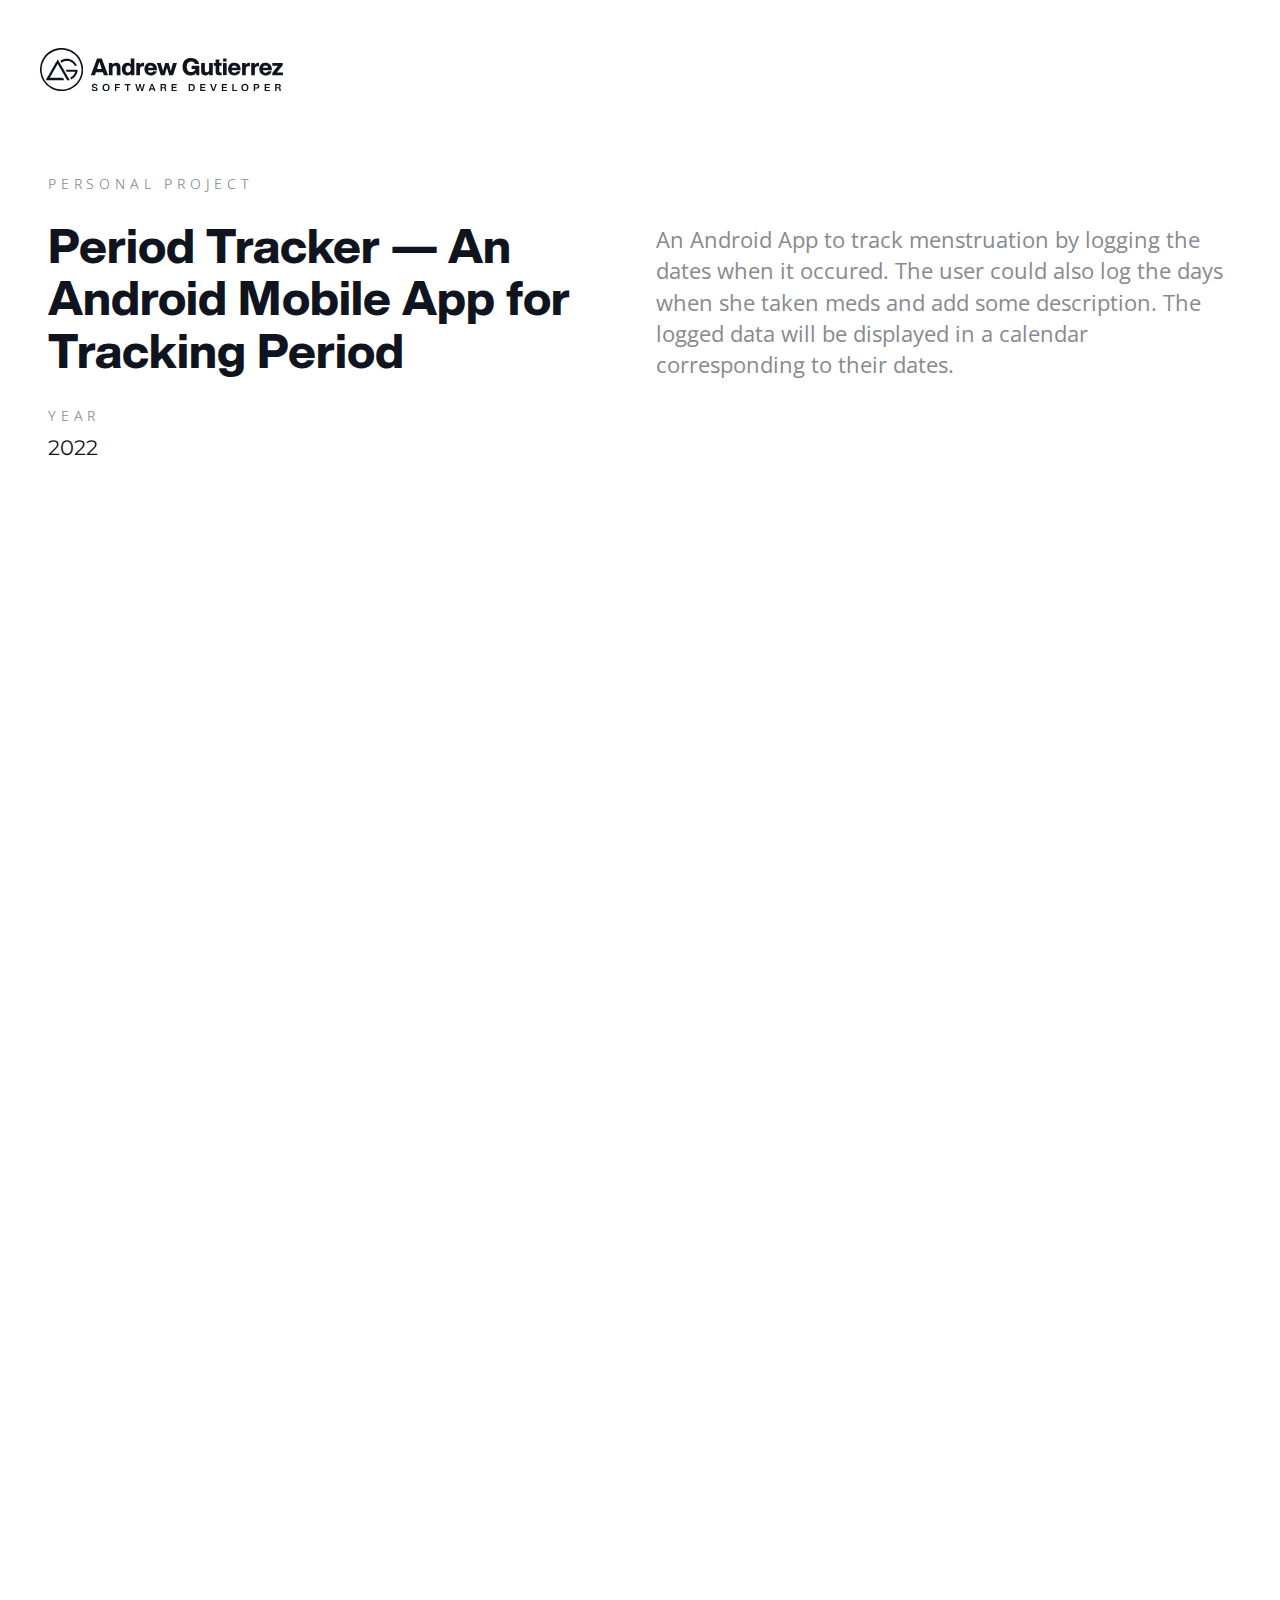
<file: projects/period_tracker.html>
<!DOCTYPE html>
<html lang="en">
  <head>
    <meta charset="UTF-8" />
    <meta http-equiv="X-UA-Compatible" content="IE=edge" />
    <meta name="viewport" content="width=device-width, initial-scale=1.0" />
    <title>Andrew Gutierrez</title>

    <link rel="icon" href="../img/mylogo-normal.png" />

    <link href="../css/main.css" rel="stylesheet" />
    <link href="../css/responsiveness.css" rel="stylesheet" />
    <link href="../css/slide_and_fade.css" rel="stylesheet" />

    <!-- nav -->
    <link href="../css/nav.css" rel="stylesheet" />

    <!-- project -->
    <link href="../css/project.css" rel="stylesheet" />

    <!-- fonts -->
    <link
      href="../fonts/HelveticaNowDisplay-ExtraBold/style.css"
      rel="stylesheet"
    />
    <link rel="preconnect" href="https://fonts.googleapis.com" />
    <link rel="preconnect" href="https://fonts.gstatic.com" crossorigin />
    <link
      href="https://fonts.googleapis.com/css2?family=Nunito:wght@200&family=Redressed&family=Roboto:wght@300;400&display=swap"
      rel="stylesheet"
    />
    <link
      href="https://fonts.googleapis.com/css2?family=Montserrat:wght@100;200;300;400;500;600&display=swap"
      rel="stylesheet"
    />
    <link rel="preconnect" href="https://fonts.googleapis.com" />
    <link rel="preconnect" href="https://fonts.gstatic.com" crossorigin />
    <link
      href="https://fonts.googleapis.com/css2?family=Open+Sans:wght@300;400;500;600&display=swap"
      rel="stylesheet"
    />

    <!-- icons -->
    <link
      rel="stylesheet"
      href="../icons/font-awesome-4.7.0/css/font-awesome.min.css"
    />
  </head>

  <body>
    <a href="javascript:void(0)" class="fab-scroll-top">
      <i class="fa fa-arrow-up" aria-hidden="true"></i>
    </a>
    <div class="wrapper">
      <nav class="header">
        <a href="../" class="logo-name">
          <div class="logo-container">
            <svg
              id="Layer_1"
              data-name="Layer 1"
              xmlns="http://www.w3.org/2000/svg"
              viewBox="0 0 966.88 966.88"
            >
              <defs>
                <style>
                  <!-- .cls-1 {
                    fill: #10151f;
                  }
                  .cls-2 {
                    fill: #0f141e;
                  } -->
                </style>
              </defs>
              <title>mylogo-normal</title>
              <path
                class="cls-1"
                d="M967.94,457v56c-1.68.77-.93,2.32-1,3.51a476,476,0,0,1-28.54,134.7c-65.9,177.26-224.94,298.46-412.94,315-4.47.39-9.18-.42-13.46,1.7H455c-.93-1.83-2.65-.9-4-1-10.43-1.12-20.91-1.82-31.3-3.24-61.62-8.44-120.09-26.94-173.59-58.73Q30,776.47,2.83,526c-.46-4.32.39-8.87-1.77-13V456c1.54-.59.93-2,1-3A485.74,485.74,0,0,1,19.3,352.36C73.63,159.64,243.08,20.07,443.51,2.77c4.49-.39,9.19.31,13.49-1.71h54c.47,1.32,1.62.87,2.53.92a462.48,462.48,0,0,1,92.54,14.49c198.84,52,342.16,222.12,360.15,427.06C966.61,448,965.8,452.72,967.94,457ZM38.06,484.47c0,246.51,199.56,446.2,446.17,446.47,246.12.27,446.71-199.73,446.72-445.41,0-247-199.34-447.4-445.16-447.47C238.08,38,38.06,237.42,38.06,484.47Z"
                transform="translate(-1.06 -1.06)"
              />
              <path
                class="cls-2"
                d="M398.34,357.93c-6.12,7.3-10,15.59-14.55,23.39-3.59,6.17-6.6,12.9-10.15,19.18-7.89,14-16.54,27.49-24.55,41.38-5.13,8.88-9.74,18-15.42,26.64-4.29,6.52-7.72,13.89-11.83,20.64-5.23,8.57-10.43,17.28-15,26.1-5.9,11.51-13.59,21.89-19.26,33.55-3.34,6.87-7.88,13.5-11.6,20.33-3.07,5.64-6.23,11.42-9.47,16.84-4,6.67-7.9,13.52-12.23,20.05-3.32,5-5.8,10.64-8.68,15.89a165.12,165.12,0,0,1-8.92,15.29,190.2,190.2,0,0,0-12.55,21.39c-1.42,2.74-3.79,4.87-4.72,8.36h8.26c24.33,0,48.7-1,73,.21,49,2.4,98,.84,147,2.1,22,.57,44,1.91,66,1.53,4.91-.08,5.83,3.91,7,6.06,6.17,11.67,12.3,23.32,19.73,34.27,1.78,2.63,2.14,6.15,4.47,8.68a1.32,1.32,0,0,1-1.11,2.12c-1.33.07-2.67,0-4,0q-202.2,0-404.39,0c-1.72,0-4.55,1-4.94-.68-.45-1.93.5-4.27,1.8-6.44,4.35-7.21,8.83-14.34,13-21.64,4.58-8,8.44-16.31,13.37-24.07,5.62-8.84,10.85-17.88,15.69-27.2a117.38,117.38,0,0,1,8.11-13.13c2.8-4,3.69-8.72,6.61-12.48,4.25-5.46,7.37-11.69,10.93-17.55,3.83-6.32,7.93-12.63,11-19.41a146,146,0,0,1,8.31-14.65c2.42-4,4.12-8.35,6.66-12.28,4.49-6.94,8.59-14.15,12.69-21.33,3.24-5.67,6.62-11.26,9.74-17,2.91-5.36,5.92-10.82,9.13-16.1,4.07-6.69,8-13.5,11.77-20.43,2.63-4.88,5.83-9.65,8.94-14.37a145.79,145.79,0,0,0,12-22.8c1.5-3.49,4.5-6.31,6.31-9.94,3-5.94,6.51-11.69,9.93-17.34,3-4.92,5.83-10,8.82-15,4.31-7.13,8-14.68,12.07-21.9,3.81-6.73,8.27-13.2,12.15-20,3.25-5.67,6.39-11.49,9.88-16.91,3.6-5.59,6.7-11.62,10.06-17.24,6.34-10.62,12.24-21.6,18.55-32.29,3.09-5.24,6.66-10.29,8.94-15.87s6.69-9.87,8.08-15.76c.35-1.5,1.42-1.15,2.31-1.12a4.25,4.25,0,0,1,3.63,2c8.52,14,15.68,28.69,24.37,42.63,7.14,11.45,14.08,23.24,20.41,35.22,5.82,11,12.27,21.58,18.4,32.36,5.17,9.09,10.27,18.35,15.52,27.37,3.79,6.51,7.54,13.27,11.39,19.77,3.75,6.33,7.27,13.13,11.35,19.15,3.88,5.72,6.17,12.25,10.56,17.76,3.18,4,4.73,9.57,7.74,14.09a238.25,238.25,0,0,1,13.47,23.09c3.41,6.64,7.58,12.92,11.3,19.25,3.38,5.73,6.42,11.82,9.57,17.6,3.6,6.61,8,12.78,11.47,19.55,2.75,5.43,6.15,10.94,9.45,16.29,5.24,8.5,10.14,17.22,15,26,4.74,8.58,10.52,16.57,15.09,25.16,3,5.64,6.53,11,9.33,16.85,3.21,6.65,7.07,13.12,10.91,19.52,3.13,5.21,7.34,10,9.38,15.56,1.59,4.34,5.06,7.06,6.74,11.26,2.26,5.66,6.67,10.42,9.22,16,2.82,6.19,6.92,11.54,10.26,17.37.55,1,.66,1.94,1.16,2.77,1.51,2.48,5.2,5.44,3.48,7.52-2,2.42-6.51.79-9.91.82-15,.11-30-.19-45,.21-3.9.1-5.49-1.87-6.52-4.44-3-7.51-8.09-13.77-12-20.7-3.18-5.57-5.64-11.53-9-17-4.71-7.7-8.76-15.79-13.38-23.57-4.92-8.28-9.56-16.9-14.31-25.36s-9.74-17.2-14.72-25.7c-4.47-7.63-9.07-15.47-13.32-23.28-2.95-5.42-5.77-11.42-9.66-16.7-4.05-5.5-7-12.19-10.58-18.26-4.22-7.1-7.73-14.66-12.3-21.51-4.8-7.2-8.23-15.1-12.68-22.47-3.39-5.62-7.37-10.84-10.54-16.65-2.9-5.32-6-10.61-9.36-15.76a214,214,0,0,1-11.39-20.8A180.9,180.9,0,0,0,440,430.37c-4-6.06-7.44-12.53-11.17-18.72-4.2-7-8-14.44-12-21.68-5.22-9.53-10.21-19.24-16.64-28C399.35,360.67,399.36,359.18,398.34,357.93Z"
                transform="translate(-1.06 -1.06)"
              />
              <path
                class="cls-2"
                d="M789.82,534.49c-1.69-1-3.53-.47-5.27-.47q-88.49-.05-177,0c-7.47,0-9.47-1.67-12.63-8a248.85,248.85,0,0,0-15.77-28.15c-1.91-2.86-5.73-5.16-5.24-9.61.22-2,1.43-3.24,2.53-1.71,1.76,2.46,3.85,1.45,5.72,1.45q126.73.11,253.47,0c4.3,0,5.67.85,5.42,5.35-.43,7.64.05,15.33-.17,23-.21,7.3-2.76,14.2-4.2,21.29-1.24,6.08-3,12.07-4.8,18-1.29,4.26-3,8.41-4.58,12.56-2.74,7-5.62,13.91-8.35,20.9-2.09,5.35-5.55,9.9-8.51,14.72-4.12,6.7-8.11,13.54-12.85,19.79-3.68,4.87-7.47,9.71-11.43,14.4-6.16,7.29-12.34,14.59-19.39,20.93a331.35,331.35,0,0,1-26.59,21A209.09,209.09,0,0,1,717,694.43c-4,2.17-8.47,4.08-12.22,7.27-3.21,2.73-8.79-1.47-10.75-7.41-2.14-6.53-6.27-12-9.54-17.93-1.91-3.45-3.33-7.52-7.06-10-.65-.43-2.32-4.22,2.33-5.65,8.32-2.56,15.62-7.71,23.1-12.22,4.12-2.48,8.35-4.89,12.19-7.68a180,180,0,0,0,20.55-17.24c7.9-7.8,15.62-15.88,22.14-24.9,4.71-6.52,9.24-13.19,12.46-20.71,1.49-3.49,4.07-6.55,6-9.95,2.48-4.41,3.67-9.29,5.9-13.72C785.21,547.92,786.2,540.75,789.82,534.49Z"
                transform="translate(-1.06 -1.06)"
              />
              <path
                class="cls-2"
                d="M626.49,290.19H577.58"
                transform="translate(-1.06 -1.06)"
              />
              <path
                class="cls-2"
                d="M575.1,292a125.44,125.44,0,0,0-32.65,6.47c-7.88,2.57-15.45,5.86-23.11,8.81-7.51,2.89-14.24,7.89-21.13,12.25-4.53,2.87-8.7,6.32-13.11,9.4-2.33,1.63-4.53,1.32-6.11-1.17-2-3.19-4-6.41-5.91-9.68-3.65-6.32-7-12.85-11-19-1.12-1.71-1.41-3.74-2.81-5.45-1-1.25-.86-4.09,2.6-6.07,5.2-3,9.74-7.35,15.07-10.39,6.71-3.82,13.41-7.65,20.15-11.4,8.4-4.66,17.7-6.83,26.49-10.24,7.1-2.75,14.89-4.65,22.26-6.94,23.31-7.24,47-3.55,70.57-4.71,12.71-.62,25.38.15,37.57,3.36,5.57,1.47,11.35,3.59,16.89,5.2,9.67,2.81,18.79,7,28.45,9.85,6.07,1.77,11.8,5.78,17.5,9.21s12.06,6.57,17.63,10.51c9.06,6.4,18,13,26.56,20.07,8,6.56,14.85,14.19,21.75,21.81,9.63,10.64,17.9,22.35,25.63,34.35a160.51,160.51,0,0,1,17,34.64c1,3,1.37,5.19-3.29,5.11q-21-.38-42,0a5.94,5.94,0,0,1-5.78-3.27c-4.35-7.19-8.2-14.65-12.72-21.76A133.67,133.67,0,0,0,749,357c-7.48-8.54-15.13-16.9-24.08-23.92-3.8-3-8.26-5.33-11.9-8.33-7.29-6-15.66-10.15-23.46-15.19-5.92-3.82-12.89-6.27-19.68-8.39-7.24-2.26-14.1-6-21.8-6.55-6.08-.42-11.71-3.57-18-2.67"
                transform="translate(-1.06 -1.06)"
              />
            </svg>
          </div>
          <div class="name-container">
          <svg id="Layer_1" data-name="Layer 1" xmlns="http://www.w3.org/2000/svg" viewBox="0 0 3097.24 536.58">
            <defs>
              <style>
                <!-- .cls-1 {
                fill: #10151f;
                }

                .cls-2 {
                  fill: #10141e;
                }

                .cls-3 {
                  fill: #0f141e;
                }

                .cls-4 {
                  fill: #11161f;
                }

                .cls-5 {
                  fill: #121720;
                }

                .cls-6 {
                  fill: #121721;
                }

                .cls-7 {
                  fill: #121620;
                }

                .cls-8 {
                  fill: #111620;
                }

                .cls-9 {
                  fill: #fbfbfb;
                }
                -->
              </style>
            </defs>
            <title>name-job</title>
            <path class="cls-1"
              d="M-1661.64-700.05c4.66-12.19,9.45-24.34,14-36.59q41-111.25,81.87-222.56c1.2-3.26,2.56-4.6,6.27-4.57q33.74.3,67.48,0c3.48,0,4.85,1.12,6,4.24q49.16,131.08,98.51,262.08c.46,1.22.86,2.47,1.45,4.15-1.1.12-1.83.27-2.56.27-20.49,0-41-.07-61.48.1-3.13,0-4.28-1.1-5.18-3.87-4.33-13.26-8.89-26.45-13.32-39.68-.71-2.11-1.2-3.7-4.2-3.69-36.32.13-72.63.09-109.45.09l-15.64,47h-63.73Zm97.48-94h75.87l-38.17-113.8Z"
              transform="translate(1661.64 969.94)" />
            <path class="cls-1"
              d="M86-693.15H41.43L34-727.51c-.45.13-.9.11-1,.32-15.7,22.5-37.59,34.78-64.41,38.55-28.27,4-56,1.91-81.88-11-35.35-17.58-56.57-46.75-65.3-84.82-8.33-36.32-7.8-72.68,6.38-107.5,18.21-44.74,52.7-69.47,100.18-76,30.15-4.15,60-2.3,88.22,10,35.05,15.24,58.08,40.87,65.63,79.12.23,1.14.43,2.29.57,3.44.1.81.09,1.63.14,2.71a24.2,24.2,0,0,1-3,.37c-19.5,0-39,.07-58.49-.08-1.57,0-4.13-1.1-4.55-2.28-8.75-24.5-27.2-35.79-52-39-34-4.4-62,11.34-73.89,42.26a106.71,106.71,0,0,0-5.7,22.14c-3,20-2.39,39.88,4.19,59.22,10.77,31.65,37.12,49.19,70.53,47.54,18.81-.93,35-7.28,47.94-21.25,7.66-8.29,12.1-18.13,13.9-29.86H-38.18v-50.07H86Z"
              transform="translate(1661.64 969.94)" />
            <path class="cls-1"
              d="M-436.9-817.31l-35.46,124.13h-62.77l-64.11-195.76h64.09l36,127,34.62-126.94h55.71L-374-761.55c4.47-16.26,8.82-32.5,13.42-48.67q10.71-37.63,21.79-75.16c.43-1.46,2.25-3.57,3.45-3.59,20.15-.22,40.29-.16,61-.16l-63.75,195.81h-62.65Z"
              transform="translate(1661.64 969.94)" />
            <path class="cls-1"
              d="M-961.7-693.16h-57.36v-24.29c-4.28,4.65-7.56,8.79-11.43,12.3-14.56,13.22-32.23,17.33-51.31,16.59-36.81-1.44-61.36-20.55-73.64-54.38s-12-68.51,2.17-101.88c18-42.39,66.49-61.09,107-42.44,10.07,4.64,18.11,11.69,25.45,21.24v-97.41h59.15Zm-57.19-97c-1-8.2-1.39-15.73-2.9-23-2.91-14.07-9.57-25.91-24.14-30.52-22-7-45.29-.78-53.74,26.78a93.45,93.45,0,0,0-.55,52.73c4.29,15.72,14.5,25.6,31.11,27.62,22.25,2.71,40.7-5.21,46.66-30.1C-1020.57-774.49-1020-782.68-1018.89-790.12Z"
              transform="translate(1661.64 969.94)" />
            <path class="cls-1"
              d="M753.5-773.51H608.24c1,19.15,14.3,40.25,41.48,41.21,17.12.61,32-3.87,41.14-20a4.17,4.17,0,0,1,3-1.79c17.81-.11,35.62-.08,54.46-.08-2,5.31-3.49,10.18-5.62,14.75-10.63,22.76-28.78,37.2-52.13,45-24.67,8.2-49.9,8.68-74.61.47-35.71-11.87-56.61-37.28-63.49-74-4.18-22.31-3.25-44.68,5.3-65.86,14.4-35.69,41.69-55,79.68-59.13,20.49-2.25,40.63-.38,59.55,8.43,30.71,14.3,47.37,39.41,53.12,72C752.35-800,752.4-787.12,753.5-773.51Zm-145-37.9h85.67c-2.93-24.69-21.5-39.9-46.78-38.52C625.3-848.72,608.85-832.48,608.46-811.4Z"
              transform="translate(1661.64 969.94)" />
            <path class="cls-1"
              d="M1112-773.49c2,26.72,23.46,44,50,41.1,14-1.55,25.57-6.88,32.78-19.71a4.66,4.66,0,0,1,3.41-2c17.65-.13,35.3-.09,53.53-.09a43.8,43.8,0,0,1-.89,4.35c-8,25.28-24.9,42.65-49,52.59-28.7,11.83-58.28,12.59-87.16,1.27-35.67-14-54.52-41.63-59.19-79.18-2.54-20.43-1.18-40.7,6.86-59.86,14.76-35.17,41.93-53.9,79.46-58,18.61-2,37-.63,54.49,6.43,33.35,13.45,51.63,39.24,57.87,73.79,2.29,12.67,2.28,25.75,3.37,39.29Zm.45-37.91h85.67c-2.85-24.49-21.1-39.61-46.27-38.55C1129.59-849,1112.93-832.75,1112.45-811.39Z"
              transform="translate(1661.64 969.94)" />
            <path class="cls-1"
              d="M-596.54-773.57H-741.61c-.71,16.44,12.47,34.45,28.93,39.19,17.43,5,43.06,3.05,54.61-19.79h55.83c-.38,1.71-.58,3.11-1,4.44-8.37,26.23-26.2,43.7-51.38,53.5-26.69,10.39-54.26,11.15-81.16,1.66-37.5-13.23-57.7-41.16-62.77-80.18-2.63-20.25-1.34-40.41,6.47-59.44,14.54-35.43,41.67-54.58,79.43-58.78,20.49-2.28,40.64-.42,59.57,8.36,30.72,14.26,47.44,39.35,53.21,71.92C-597.64-800-597.62-787-596.54-773.57Zm-145-37.85h85.64c-3.12-24.84-21.55-39.9-46.84-38.5C-724.73-848.7-741.39-832.2-741.5-811.42Z"
              transform="translate(1661.64 969.94)" />
            <path class="cls-2"
              d="M-1314.25-693.25h-59.16V-888.9h57.6v23.24c4-3.21,9.19-7.28,14.27-11.51,21.76-18.14,56.65-22.1,81.73-8.91,21.86,11.5,31.84,30.86,33,54.55s.59,47.31.67,71c.08,22.33,0,44.65,0,67.26h-59.43v-5.38q0-54.24,0-108.48a76.59,76.59,0,0,0-.37-10c-3-22.47-19-27.68-36.75-25.51-17.47,2.13-29.4,15.21-31,32.73-.34,3.81-.54,7.65-.55,11.47q-.06,49.74,0,99.48Z"
              transform="translate(1661.64 969.94)" />
            <path class="cls-3"
              d="M116.39-888.92h59.36v5.55q0,54,0,108c0,2.5.1,5,.25,7.49,1.48,24.58,18.63,30.85,37,28.35,19.14-2.6,31.12-17,31.26-37.24.26-35.48.11-71,.13-106.46,0-1.79,0-3.59,0-5.62h59.24v195.65H246.33v-27.24c-1.83,2.12-2.87,3.23-3.8,4.42-24.11,30.88-62.95,32.75-88.91,21.61-22.24-9.55-33.05-27.94-36.16-51.28a142.39,142.39,0,0,1-1-18.43q-.13-59.48,0-119Z"
              transform="translate(1661.64 969.94)" />
            <path class="cls-1"
              d="M1435.6-737.25v44H1264.12c0-12.07-.08-24.15.11-36.22,0-1.41,1.44-2.91,2.46-4.17q44.63-54.82,89.31-109.6c.3-.37.52-.79,1.08-1.64h-92.13v-43.92h167.12c0,11.85.11,23.47-.12,35.09,0,1.73-1.44,3.64-2.64,5.12Q1384.73-793.77,1340-739c-.3.37-.53.8-1.15,1.74Z"
              transform="translate(1661.64 969.94)" />
            <path class="cls-4"
              d="M349.74-845.89h-29V-889h28.87v-57.89h59.59v57.78h37.31V-846h-37c-.1,1.9-.27,3.48-.27,5.05q0,42.48,0,85c0,13.67,3.77,17.83,17.55,18.7,6.44.41,12.92.07,19.64.07v44.49c-6.57.37-13.15.89-19.73,1.09-14.35.43-28.64,0-42.55-4.12-21-6.26-32.33-20.07-33.73-41.91-.67-10.46-.6-21-.63-31.46-.08-23.65,0-47.31,0-71C349.74-841.89,349.74-843.67,349.74-845.89Z"
              transform="translate(1661.64 969.94)" />
            <path class="cls-1"
              d="M-804.19-837.84c-9.76.52-19.17.22-28.3,1.65-23.27,3.65-36.76,18.36-38,41.83-.93,17.28-.6,34.63-.71,51.94-.1,16.3,0,32.59,0,49.14h-59V-888.88h57.42v33.57c12.9-31,37.3-39.7,68.63-36Z"
              transform="translate(1661.64 969.94)" />
            <path class="cls-1"
              d="M835.75-693.24H776.6V-888.87h57.57v33.53c6.17-13,14-24.33,27.37-30.84s27.14-6.79,41.41-5.07v53.9c-4.12,0-8.07-.19-12,0-6.8.4-13.74.33-20.34,1.76-20.56,4.46-33,19.17-34.12,41.16-.94,19.11-.6,38.29-.72,57.44C835.68-722.48,835.75-708,835.75-693.24Z"
              transform="translate(1661.64 969.94)" />
            <path class="cls-1"
              d="M1050-891.34v54c-1.85,0-3.61-.06-5.35,0-7.81.33-15.73,0-23.4,1.18-22.9,3.63-36.41,18.32-37.8,41.54-.91,15.27-.62,30.63-.71,45.94-.1,18,0,36,0,54,0,.33-.08.66-.16,1.34H923.68V-888.78h57.51v33.52c6.16-13.27,14.15-24.51,27.59-31C1021.88-892.66,1035.65-892.83,1050-891.34Z"
              transform="translate(1661.64 969.94)" />
            <path class="cls-3" d="M527.66-888.81v195.49h-59V-888.81Z" transform="translate(1661.64 969.94)" />
            <path class="cls-5"
              d="M-870.37-521.47l-21.21,85.31h-24.48L-947.7-549.87h22.79l22,87.16,21.19-87.2h22.93l21.06,87.08,22-87h22.66l-31.42,113.61h-24.69Z"
              transform="translate(1661.64 969.94)" />
            <path class="cls-6"
              d="M-85.17-549.42c18,0,35.71-1.4,53.16.32C-3.2-546.26,13.2-527.94,15.14-499c1,15.26-1.1,29.92-10.51,42.68-9.82,13.32-23.69,19.29-39.6,20-16.6.73-33.26.16-50.21.16Zm21.72,94.21c9.82,0,19.51.79,29-.19C-21.08-456.78-11.1-465.84-9-479.19a88.93,88.93,0,0,0,0-27.66c-2.21-13.7-12.72-22.79-26.44-23.95-9.21-.78-18.54-.15-28-.15Z"
              transform="translate(1661.64 969.94)" />
            <path class="cls-7"
              d="M764.78-489.13c.1-13.81,1.58-23.63,5.91-32.84,9.48-20.19,29.65-31.71,53.42-30.55,32.22,1.57,53.28,23,54.37,55.35.35,10.25-.5,20.3-4.25,29.94-8.73,22.43-30.91,35.68-56.29,33.67C784.93-436.18,764.91-458.5,764.78-489.13Zm22.55-2.37c.28,2.44.49,6.44,1.23,10.35,3.31,17.45,15.76,28.21,32.75,28.5s29.66-9.39,33.16-27a79.69,79.69,0,0,0,.62-24.22c-1.74-15.18-12.15-26.21-25.72-28.91-15.08-3-28.7,2.77-36.09,15.29C788.83-510,787.6-501.63,787.33-491.5Z"
              transform="translate(1661.64 969.94)" />
            <path class="cls-7"
              d="M-1475.23-487.55c.16-24.23,5.31-41.19,20.73-53.1,18.87-14.57,40.16-15.7,61.4-6.75,20.57,8.67,29.77,26.14,31.44,47.83.77,10,.09,20-3.11,29.62-8,24-30.89,38.52-57.39,36.38C-1455.15-436.24-1475.17-458.64-1475.23-487.55Zm22.56-4.23c.25,2.33.49,6.15,1.12,9.92,2.88,17.43,15.19,28.54,32.14,29.16,17.31.64,30.27-9,33.8-26.75a79.44,79.44,0,0,0,.65-24.7c-1.84-15.22-12.43-26.19-25.95-28.7-15-2.79-28.4,2.87-35.71,15.15C-1451.1-510.17-1452.38-501.85-1452.67-491.78Z"
              transform="translate(1661.64 969.94)" />
            <path class="cls-6"
              d="M-539.17-549.09c21.14,0,42-1.22,62.68.34,21.62,1.63,33.31,20,27.84,40.25-2.42,8.95-8.7,14.27-17.47,17.94,11.22,3.7,15.35,11.8,16,22.3.31,5.32.36,10.66.91,16s1.58,10.73,2.44,16.29c-5.57,0-11.71-.19-17.84.08-3,.13-4.37-1.18-4.83-3.74-.58-3.26-1-6.56-1.3-9.86-.38-4.81-.51-9.64-.81-14.47-.69-11.24-5.11-16-16.41-16.55-9.62-.44-19.28-.09-29.67-.09v44.4h-21.51Zm21.73,51c11.16,0,22.11.42,33-.13,8.75-.45,14.17-7,14.64-16s-3.81-16-12.68-16.82c-11.59-1.11-23.36-.27-35-.27Z"
              transform="translate(1661.64 969.94)" />
            <path class="cls-6"
              d="M1382.79-490.57c11.12,3.7,15.36,11.56,16,21.92.4,6.48.61,13,1.24,19.44.42,4.24,1.44,8.42,2.29,13.19-6.21,0-12.91.12-19.59-.13-1,0-2.58-1.6-2.84-2.71a75.1,75.1,0,0,1-1.68-10.78c-.44-5-.5-10-.85-15-.74-10.47-5-15.26-15.48-15.83-9.94-.54-19.92-.12-30.29-.12v44.18h-21.8V-550c6.22,0,12.33-.09,18.44,0,14.8.26,29.71-.37,44.38,1.16,21.37,2.23,33,19.83,27.81,40C1398.12-499.89,1392-494.44,1382.79-490.57ZM1331.7-532v34.13c10.5,0,20.66.27,30.79-.07,10.56-.36,16.65-6.88,16.75-17.14.1-9.81-6-16.4-16.48-16.82C1352.49-532.34,1342.19-532,1331.7-532Z"
              transform="translate(1661.64 969.94)" />
            <path class="cls-8" d="M-339.41-485.19v29.68H-278v19.21h-83.27V-549.62h83.63v18.9h-61.84V-504h55.71v18.77Z"
              transform="translate(1661.64 969.94)" />
            <path class="cls-8" d="M184.4-549.63v18.81H122.72v26.89h55.56v18.6H122.63v29.67H184v19.38h-83.3V-549.63Z"
              transform="translate(1661.64 969.94)" />
            <path class="cls-8" d="M471.58-455.4h61.52v19.17H449.86V-549.69h83.4v18.95H471.65v26.9h55.69v18.62H471.58Z"
              transform="translate(1661.64 969.94)" />
            <path class="cls-8" d="M1218.36-485h-55.8v29.53h61.55v19.13h-83.26V-549.71h83.44v19h-61.66v26.91h55.74Z"
              transform="translate(1661.64 969.94)" />
            <path class="cls-6"
              d="M-1649.75-473.56h20.95c.23,1.49.42,2.8.65,4.1,1.82,10.32,6.75,15.4,17.12,17.42,7.95,1.55,15.9,1.84,23.63-1,6.65-2.48,9.87-7.22,9.91-14,0-6.48-2.48-10.51-9.7-12.8-8-2.55-16.49-3.84-24.59-6.25-7-2.07-14.09-4.19-20.39-7.66-11.59-6.38-15.64-17.14-14.53-30,1-11.81,7.58-19.94,18.19-24.18,16.95-6.78,34.19-6.4,51,.71,8.7,3.68,14.48,10.52,17.23,19.61,1.09,3.6,1.52,7.39,2.32,11.44h-21.27c-.77-7.57-3.41-14.16-11.21-16.66-9.59-3.07-19.45-3.95-28.55,1.33-8.66,5-7.91,18.1,1.51,22.35,6.57,3,13.94,4.12,20.94,6.17,8.27,2.41,16.83,4.17,24.71,7.51,23.66,10,20.6,42.89,3.89,53.63-9.19,5.91-19.25,8-29.85,8.37-10.9.36-21.66-.56-31.62-5.53C-1643.38-446-1649.56-457.71-1649.75-473.56Z"
              transform="translate(1661.64 969.94)" />
            <path class="cls-6"
              d="M-619.81-436c-7.22,0-13.55.18-19.86-.14a5.64,5.64,0,0,1-4-2.94c-2.85-7.08-5.3-14.31-8.07-22h-49.8c-2.63,7.42-5.31,14.57-7.64,21.83-.81,2.52-1.95,3.37-4.56,3.29-6.14-.19-12.29-.06-19-.06l43.34-113.89H-664Zm-57.09-94.36-18,50.49h36.43Z"
              transform="translate(1661.64 969.94)" />
            <path class="cls-6"
              d="M986.21-476.05v39.83H964.82V-550c4,0,7.91,0,11.85,0,15.64.22,31.39-.61,46.9,1,20.83,2.11,32.72,17.58,31.52,38.32-1.18,20.4-14.63,33.8-35.34,34.61C1008.81-475.7,997.84-476.05,986.21-476.05Zm.45-55.2v36.6c10.12,0,19.93.46,29.68-.12,11.57-.69,17.34-7.65,16.93-19.07-.4-10.89-6.81-17.13-18.28-17.37C1005.69-531.41,996.37-531.26,986.66-531.26Z"
              transform="translate(1661.64 969.94)" />
            <path class="cls-6"
              d="M260.26-549.95h23.42l31.19,91.65,30.58-91.58h22.69L327.41-436c-7.86,0-15.63.07-23.4-.1a3.79,3.79,0,0,1-2.67-2.13C287.65-475.29,274.06-512.37,260.26-549.95Z"
              transform="translate(1661.64 969.94)" />
            <path class="cls-6" d="M-1200.4-485h-53.19v48.74h-21.55V-549.69h80v19h-58.33v26.78h53Z"
              transform="translate(1661.64 969.94)" />
            <path class="cls-1" d="M-1058.58-436.19h-22v-94.27h-36v-19.3h93.91v19h-35.86Z"
              transform="translate(1661.64 969.94)" />
            <path class="cls-8" d="M618.81-549.93h21.44v94.57h54v19H618.81Z" transform="translate(1661.64 969.94)" />
            <path class="cls-6" d="M470.3-912v-49.55h56V-912Z" transform="translate(1661.64 969.94)" />
            <path class="cls-9" d="M694.13-811.4H608.46" transform="translate(1661.64 969.94)" />
          </svg>
          </div>
        </a>
      </nav>
      <section id="project">
        <div class="row">
          <div class="col-12 col-sm-12 col-md-12 col-lg-12 col-xl-6 details">
            <div class="group">
              <h5>Personal Project</h5>
              <h1>
                Period Tracker — An Android Mobile App for Tracking Period
              </h1>
            </div>
            <div class="group">
              <h5>Year</h5>
              <h4>
                2022
              </h4>
            </div>
          </div>
          <div
            class="col-12 col-sm-12 col-md-12 col-lg-12 col-xl-6 description"
          >
            <p>
              An Android App to track menstruation by logging the dates when it
              occured. The user could also log the days when she taken meds and
              add some description. The logged data will be displayed in a
              calendar corresponding to their dates.
            </p>
            <p>
              I used Javascript and some Java to code, React-native for the
              framework, Android for the OS, Vistual Studio for the IDE, Adobe
              photoshop for the Logo and Splash Screen, SQLite for offline
              Database, Mongosh Data API for Online Collection.
            </p>
          </div>
        </div>
        <div class="row screenshots">
          <div class="col-12 col-sm-12 col-md-12 col-lg-12 col-xl-12 item">
            <img src="../img/projects/period_tracker/1.png" alt="" />
          </div>
          <div class="col-12 col-sm-12 col-md-12 col-lg-12 col-xl-12 item">
            <img src="../img/projects/period_tracker/2.png" alt="" />
          </div>
          <div class="col-12 col-sm-12 col-md-12 col-lg-12 col-xl-12 item">
            <img src="../img/projects/period_tracker/3.png" alt="" />
          </div>
        </div>
      </section>
    </div>

    <script src="../js/element_checker_if_on_screen.js"></script>

    <!-- main -->
    <script src="../js/main.js"></script>

    <!-- intro -->
    <script src="../js/intro.js"></script>

    <script>
      let projElems = Array.from(
        document.querySelectorAll('#project .details .group'),
      )

      projElems = projElems.concat(
        Array.from(document.querySelectorAll('#project .description p')),
      )

      projElems.forEach((element) => {
        element.classList.add('slide', 'fade')
      })

      projElems.forEach((element, index) => {
        setTimeout(() => {
          element.classList.add('slide-up', 'fade-in')
        }, 200 * (index + 1))
      })

      let screenshots = Array.from(
        document.querySelectorAll('#project .screenshots .item'),
      )

      setClassToSlideFade(screenshots)
      // set onscroll event for element slide fade effect
      setOnScroll(null, screenshots, (element) => {
        element.classList.add('slide-up', 'fade-in')
      })
    </script>
  </body>
</html>
</file>
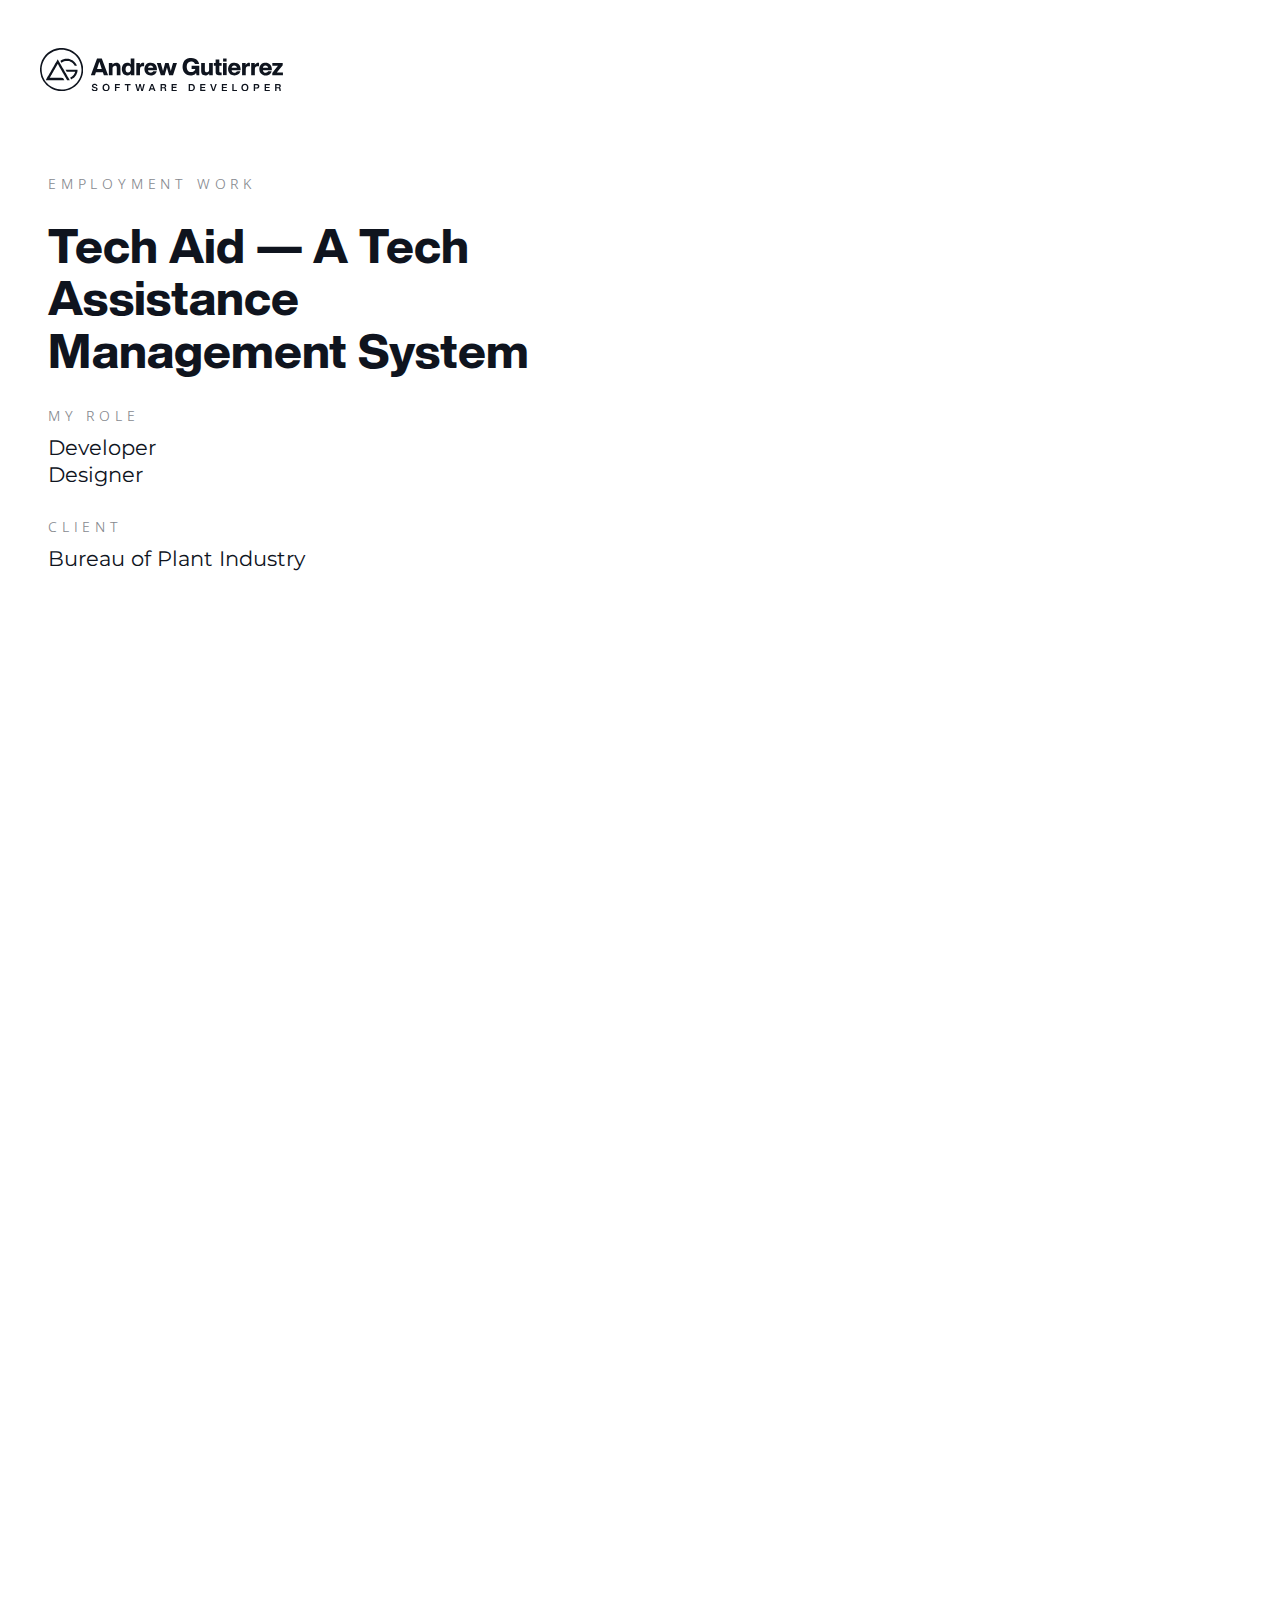
<file: projects/tech_aid.html>
<!DOCTYPE html>
<html lang="en">
  <head>
    <meta charset="UTF-8" />
    <meta http-equiv="X-UA-Compatible" content="IE=edge" />
    <meta name="viewport" content="width=device-width, initial-scale=1.0" />
    <title>Andrew Gutierrez</title>

    <link rel="icon" href="../img/mylogo-normal.png" />

    <link href="../css/main.css" rel="stylesheet" />
    <link href="../css/responsiveness.css" rel="stylesheet" />
    <link href="../css/slide_and_fade.css" rel="stylesheet" />

    <!-- nav -->
    <link href="../css/nav.css" rel="stylesheet" />

    <!-- project -->
    <link href="../css/project.css" rel="stylesheet" />

    <!-- fonts -->
    <link
      href="../fonts/HelveticaNowDisplay-ExtraBold/style.css"
      rel="stylesheet"
    />
    <link rel="preconnect" href="https://fonts.googleapis.com" />
    <link rel="preconnect" href="https://fonts.gstatic.com" crossorigin />
    <link
      href="https://fonts.googleapis.com/css2?family=Nunito:wght@200&family=Redressed&family=Roboto:wght@300;400&display=swap"
      rel="stylesheet"
    />
    <link
      href="https://fonts.googleapis.com/css2?family=Montserrat:wght@100;200;300;400;500;600&display=swap"
      rel="stylesheet"
    />
    <link rel="preconnect" href="https://fonts.googleapis.com" />
    <link rel="preconnect" href="https://fonts.gstatic.com" crossorigin />
    <link
      href="https://fonts.googleapis.com/css2?family=Open+Sans:wght@300;400;500;600&display=swap"
      rel="stylesheet"
    />

    <!-- icons -->
    <link
      rel="stylesheet"
      href="../icons/font-awesome-4.7.0/css/font-awesome.min.css"
    />
  </head>

  <body>
    <a href="javascript:void(0)" class="fab-scroll-top">
      <i class="fa fa-arrow-up" aria-hidden="true"></i>
    </a>
    <div class="wrapper">
      <nav class="header">
        <a href="../" class="logo-name">
          <div class="logo-container">
            <svg
              id="Layer_1"
              data-name="Layer 1"
              xmlns="http://www.w3.org/2000/svg"
              viewBox="0 0 966.88 966.88"
            >
              <defs>
                <style>
                  <!-- .cls-1 {
                    fill: #10151f;
                  }
                  .cls-2 {
                    fill: #0f141e;
                  } -->
                </style>
              </defs>
              <title>mylogo-normal</title>
              <path
                class="cls-1"
                d="M967.94,457v56c-1.68.77-.93,2.32-1,3.51a476,476,0,0,1-28.54,134.7c-65.9,177.26-224.94,298.46-412.94,315-4.47.39-9.18-.42-13.46,1.7H455c-.93-1.83-2.65-.9-4-1-10.43-1.12-20.91-1.82-31.3-3.24-61.62-8.44-120.09-26.94-173.59-58.73Q30,776.47,2.83,526c-.46-4.32.39-8.87-1.77-13V456c1.54-.59.93-2,1-3A485.74,485.74,0,0,1,19.3,352.36C73.63,159.64,243.08,20.07,443.51,2.77c4.49-.39,9.19.31,13.49-1.71h54c.47,1.32,1.62.87,2.53.92a462.48,462.48,0,0,1,92.54,14.49c198.84,52,342.16,222.12,360.15,427.06C966.61,448,965.8,452.72,967.94,457ZM38.06,484.47c0,246.51,199.56,446.2,446.17,446.47,246.12.27,446.71-199.73,446.72-445.41,0-247-199.34-447.4-445.16-447.47C238.08,38,38.06,237.42,38.06,484.47Z"
                transform="translate(-1.06 -1.06)"
              />
              <path
                class="cls-2"
                d="M398.34,357.93c-6.12,7.3-10,15.59-14.55,23.39-3.59,6.17-6.6,12.9-10.15,19.18-7.89,14-16.54,27.49-24.55,41.38-5.13,8.88-9.74,18-15.42,26.64-4.29,6.52-7.72,13.89-11.83,20.64-5.23,8.57-10.43,17.28-15,26.1-5.9,11.51-13.59,21.89-19.26,33.55-3.34,6.87-7.88,13.5-11.6,20.33-3.07,5.64-6.23,11.42-9.47,16.84-4,6.67-7.9,13.52-12.23,20.05-3.32,5-5.8,10.64-8.68,15.89a165.12,165.12,0,0,1-8.92,15.29,190.2,190.2,0,0,0-12.55,21.39c-1.42,2.74-3.79,4.87-4.72,8.36h8.26c24.33,0,48.7-1,73,.21,49,2.4,98,.84,147,2.1,22,.57,44,1.91,66,1.53,4.91-.08,5.83,3.91,7,6.06,6.17,11.67,12.3,23.32,19.73,34.27,1.78,2.63,2.14,6.15,4.47,8.68a1.32,1.32,0,0,1-1.11,2.12c-1.33.07-2.67,0-4,0q-202.2,0-404.39,0c-1.72,0-4.55,1-4.94-.68-.45-1.93.5-4.27,1.8-6.44,4.35-7.21,8.83-14.34,13-21.64,4.58-8,8.44-16.31,13.37-24.07,5.62-8.84,10.85-17.88,15.69-27.2a117.38,117.38,0,0,1,8.11-13.13c2.8-4,3.69-8.72,6.61-12.48,4.25-5.46,7.37-11.69,10.93-17.55,3.83-6.32,7.93-12.63,11-19.41a146,146,0,0,1,8.31-14.65c2.42-4,4.12-8.35,6.66-12.28,4.49-6.94,8.59-14.15,12.69-21.33,3.24-5.67,6.62-11.26,9.74-17,2.91-5.36,5.92-10.82,9.13-16.1,4.07-6.69,8-13.5,11.77-20.43,2.63-4.88,5.83-9.65,8.94-14.37a145.79,145.79,0,0,0,12-22.8c1.5-3.49,4.5-6.31,6.31-9.94,3-5.94,6.51-11.69,9.93-17.34,3-4.92,5.83-10,8.82-15,4.31-7.13,8-14.68,12.07-21.9,3.81-6.73,8.27-13.2,12.15-20,3.25-5.67,6.39-11.49,9.88-16.91,3.6-5.59,6.7-11.62,10.06-17.24,6.34-10.62,12.24-21.6,18.55-32.29,3.09-5.24,6.66-10.29,8.94-15.87s6.69-9.87,8.08-15.76c.35-1.5,1.42-1.15,2.31-1.12a4.25,4.25,0,0,1,3.63,2c8.52,14,15.68,28.69,24.37,42.63,7.14,11.45,14.08,23.24,20.41,35.22,5.82,11,12.27,21.58,18.4,32.36,5.17,9.09,10.27,18.35,15.52,27.37,3.79,6.51,7.54,13.27,11.39,19.77,3.75,6.33,7.27,13.13,11.35,19.15,3.88,5.72,6.17,12.25,10.56,17.76,3.18,4,4.73,9.57,7.74,14.09a238.25,238.25,0,0,1,13.47,23.09c3.41,6.64,7.58,12.92,11.3,19.25,3.38,5.73,6.42,11.82,9.57,17.6,3.6,6.61,8,12.78,11.47,19.55,2.75,5.43,6.15,10.94,9.45,16.29,5.24,8.5,10.14,17.22,15,26,4.74,8.58,10.52,16.57,15.09,25.16,3,5.64,6.53,11,9.33,16.85,3.21,6.65,7.07,13.12,10.91,19.52,3.13,5.21,7.34,10,9.38,15.56,1.59,4.34,5.06,7.06,6.74,11.26,2.26,5.66,6.67,10.42,9.22,16,2.82,6.19,6.92,11.54,10.26,17.37.55,1,.66,1.94,1.16,2.77,1.51,2.48,5.2,5.44,3.48,7.52-2,2.42-6.51.79-9.91.82-15,.11-30-.19-45,.21-3.9.1-5.49-1.87-6.52-4.44-3-7.51-8.09-13.77-12-20.7-3.18-5.57-5.64-11.53-9-17-4.71-7.7-8.76-15.79-13.38-23.57-4.92-8.28-9.56-16.9-14.31-25.36s-9.74-17.2-14.72-25.7c-4.47-7.63-9.07-15.47-13.32-23.28-2.95-5.42-5.77-11.42-9.66-16.7-4.05-5.5-7-12.19-10.58-18.26-4.22-7.1-7.73-14.66-12.3-21.51-4.8-7.2-8.23-15.1-12.68-22.47-3.39-5.62-7.37-10.84-10.54-16.65-2.9-5.32-6-10.61-9.36-15.76a214,214,0,0,1-11.39-20.8A180.9,180.9,0,0,0,440,430.37c-4-6.06-7.44-12.53-11.17-18.72-4.2-7-8-14.44-12-21.68-5.22-9.53-10.21-19.24-16.64-28C399.35,360.67,399.36,359.18,398.34,357.93Z"
                transform="translate(-1.06 -1.06)"
              />
              <path
                class="cls-2"
                d="M789.82,534.49c-1.69-1-3.53-.47-5.27-.47q-88.49-.05-177,0c-7.47,0-9.47-1.67-12.63-8a248.85,248.85,0,0,0-15.77-28.15c-1.91-2.86-5.73-5.16-5.24-9.61.22-2,1.43-3.24,2.53-1.71,1.76,2.46,3.85,1.45,5.72,1.45q126.73.11,253.47,0c4.3,0,5.67.85,5.42,5.35-.43,7.64.05,15.33-.17,23-.21,7.3-2.76,14.2-4.2,21.29-1.24,6.08-3,12.07-4.8,18-1.29,4.26-3,8.41-4.58,12.56-2.74,7-5.62,13.91-8.35,20.9-2.09,5.35-5.55,9.9-8.51,14.72-4.12,6.7-8.11,13.54-12.85,19.79-3.68,4.87-7.47,9.71-11.43,14.4-6.16,7.29-12.34,14.59-19.39,20.93a331.35,331.35,0,0,1-26.59,21A209.09,209.09,0,0,1,717,694.43c-4,2.17-8.47,4.08-12.22,7.27-3.21,2.73-8.79-1.47-10.75-7.41-2.14-6.53-6.27-12-9.54-17.93-1.91-3.45-3.33-7.52-7.06-10-.65-.43-2.32-4.22,2.33-5.65,8.32-2.56,15.62-7.71,23.1-12.22,4.12-2.48,8.35-4.89,12.19-7.68a180,180,0,0,0,20.55-17.24c7.9-7.8,15.62-15.88,22.14-24.9,4.71-6.52,9.24-13.19,12.46-20.71,1.49-3.49,4.07-6.55,6-9.95,2.48-4.41,3.67-9.29,5.9-13.72C785.21,547.92,786.2,540.75,789.82,534.49Z"
                transform="translate(-1.06 -1.06)"
              />
              <path
                class="cls-2"
                d="M626.49,290.19H577.58"
                transform="translate(-1.06 -1.06)"
              />
              <path
                class="cls-2"
                d="M575.1,292a125.44,125.44,0,0,0-32.65,6.47c-7.88,2.57-15.45,5.86-23.11,8.81-7.51,2.89-14.24,7.89-21.13,12.25-4.53,2.87-8.7,6.32-13.11,9.4-2.33,1.63-4.53,1.32-6.11-1.17-2-3.19-4-6.41-5.91-9.68-3.65-6.32-7-12.85-11-19-1.12-1.71-1.41-3.74-2.81-5.45-1-1.25-.86-4.09,2.6-6.07,5.2-3,9.74-7.35,15.07-10.39,6.71-3.82,13.41-7.65,20.15-11.4,8.4-4.66,17.7-6.83,26.49-10.24,7.1-2.75,14.89-4.65,22.26-6.94,23.31-7.24,47-3.55,70.57-4.71,12.71-.62,25.38.15,37.57,3.36,5.57,1.47,11.35,3.59,16.89,5.2,9.67,2.81,18.79,7,28.45,9.85,6.07,1.77,11.8,5.78,17.5,9.21s12.06,6.57,17.63,10.51c9.06,6.4,18,13,26.56,20.07,8,6.56,14.85,14.19,21.75,21.81,9.63,10.64,17.9,22.35,25.63,34.35a160.51,160.51,0,0,1,17,34.64c1,3,1.37,5.19-3.29,5.11q-21-.38-42,0a5.94,5.94,0,0,1-5.78-3.27c-4.35-7.19-8.2-14.65-12.72-21.76A133.67,133.67,0,0,0,749,357c-7.48-8.54-15.13-16.9-24.08-23.92-3.8-3-8.26-5.33-11.9-8.33-7.29-6-15.66-10.15-23.46-15.19-5.92-3.82-12.89-6.27-19.68-8.39-7.24-2.26-14.1-6-21.8-6.55-6.08-.42-11.71-3.57-18-2.67"
                transform="translate(-1.06 -1.06)"
              />
            </svg>
          </div>
          <div class="name-container">
          <svg id="Layer_1" data-name="Layer 1" xmlns="http://www.w3.org/2000/svg" viewBox="0 0 3097.24 536.58">
            <defs>
              <style>
                <!-- .cls-1 {
                fill: #10151f;
                }

                .cls-2 {
                  fill: #10141e;
                }

                .cls-3 {
                  fill: #0f141e;
                }

                .cls-4 {
                  fill: #11161f;
                }

                .cls-5 {
                  fill: #121720;
                }

                .cls-6 {
                  fill: #121721;
                }

                .cls-7 {
                  fill: #121620;
                }

                .cls-8 {
                  fill: #111620;
                }

                .cls-9 {
                  fill: #fbfbfb;
                }
                -->
              </style>
            </defs>
            <title>name-job</title>
            <path class="cls-1"
              d="M-1661.64-700.05c4.66-12.19,9.45-24.34,14-36.59q41-111.25,81.87-222.56c1.2-3.26,2.56-4.6,6.27-4.57q33.74.3,67.48,0c3.48,0,4.85,1.12,6,4.24q49.16,131.08,98.51,262.08c.46,1.22.86,2.47,1.45,4.15-1.1.12-1.83.27-2.56.27-20.49,0-41-.07-61.48.1-3.13,0-4.28-1.1-5.18-3.87-4.33-13.26-8.89-26.45-13.32-39.68-.71-2.11-1.2-3.7-4.2-3.69-36.32.13-72.63.09-109.45.09l-15.64,47h-63.73Zm97.48-94h75.87l-38.17-113.8Z"
              transform="translate(1661.64 969.94)" />
            <path class="cls-1"
              d="M86-693.15H41.43L34-727.51c-.45.13-.9.11-1,.32-15.7,22.5-37.59,34.78-64.41,38.55-28.27,4-56,1.91-81.88-11-35.35-17.58-56.57-46.75-65.3-84.82-8.33-36.32-7.8-72.68,6.38-107.5,18.21-44.74,52.7-69.47,100.18-76,30.15-4.15,60-2.3,88.22,10,35.05,15.24,58.08,40.87,65.63,79.12.23,1.14.43,2.29.57,3.44.1.81.09,1.63.14,2.71a24.2,24.2,0,0,1-3,.37c-19.5,0-39,.07-58.49-.08-1.57,0-4.13-1.1-4.55-2.28-8.75-24.5-27.2-35.79-52-39-34-4.4-62,11.34-73.89,42.26a106.71,106.71,0,0,0-5.7,22.14c-3,20-2.39,39.88,4.19,59.22,10.77,31.65,37.12,49.19,70.53,47.54,18.81-.93,35-7.28,47.94-21.25,7.66-8.29,12.1-18.13,13.9-29.86H-38.18v-50.07H86Z"
              transform="translate(1661.64 969.94)" />
            <path class="cls-1"
              d="M-436.9-817.31l-35.46,124.13h-62.77l-64.11-195.76h64.09l36,127,34.62-126.94h55.71L-374-761.55c4.47-16.26,8.82-32.5,13.42-48.67q10.71-37.63,21.79-75.16c.43-1.46,2.25-3.57,3.45-3.59,20.15-.22,40.29-.16,61-.16l-63.75,195.81h-62.65Z"
              transform="translate(1661.64 969.94)" />
            <path class="cls-1"
              d="M-961.7-693.16h-57.36v-24.29c-4.28,4.65-7.56,8.79-11.43,12.3-14.56,13.22-32.23,17.33-51.31,16.59-36.81-1.44-61.36-20.55-73.64-54.38s-12-68.51,2.17-101.88c18-42.39,66.49-61.09,107-42.44,10.07,4.64,18.11,11.69,25.45,21.24v-97.41h59.15Zm-57.19-97c-1-8.2-1.39-15.73-2.9-23-2.91-14.07-9.57-25.91-24.14-30.52-22-7-45.29-.78-53.74,26.78a93.45,93.45,0,0,0-.55,52.73c4.29,15.72,14.5,25.6,31.11,27.62,22.25,2.71,40.7-5.21,46.66-30.1C-1020.57-774.49-1020-782.68-1018.89-790.12Z"
              transform="translate(1661.64 969.94)" />
            <path class="cls-1"
              d="M753.5-773.51H608.24c1,19.15,14.3,40.25,41.48,41.21,17.12.61,32-3.87,41.14-20a4.17,4.17,0,0,1,3-1.79c17.81-.11,35.62-.08,54.46-.08-2,5.31-3.49,10.18-5.62,14.75-10.63,22.76-28.78,37.2-52.13,45-24.67,8.2-49.9,8.68-74.61.47-35.71-11.87-56.61-37.28-63.49-74-4.18-22.31-3.25-44.68,5.3-65.86,14.4-35.69,41.69-55,79.68-59.13,20.49-2.25,40.63-.38,59.55,8.43,30.71,14.3,47.37,39.41,53.12,72C752.35-800,752.4-787.12,753.5-773.51Zm-145-37.9h85.67c-2.93-24.69-21.5-39.9-46.78-38.52C625.3-848.72,608.85-832.48,608.46-811.4Z"
              transform="translate(1661.64 969.94)" />
            <path class="cls-1"
              d="M1112-773.49c2,26.72,23.46,44,50,41.1,14-1.55,25.57-6.88,32.78-19.71a4.66,4.66,0,0,1,3.41-2c17.65-.13,35.3-.09,53.53-.09a43.8,43.8,0,0,1-.89,4.35c-8,25.28-24.9,42.65-49,52.59-28.7,11.83-58.28,12.59-87.16,1.27-35.67-14-54.52-41.63-59.19-79.18-2.54-20.43-1.18-40.7,6.86-59.86,14.76-35.17,41.93-53.9,79.46-58,18.61-2,37-.63,54.49,6.43,33.35,13.45,51.63,39.24,57.87,73.79,2.29,12.67,2.28,25.75,3.37,39.29Zm.45-37.91h85.67c-2.85-24.49-21.1-39.61-46.27-38.55C1129.59-849,1112.93-832.75,1112.45-811.39Z"
              transform="translate(1661.64 969.94)" />
            <path class="cls-1"
              d="M-596.54-773.57H-741.61c-.71,16.44,12.47,34.45,28.93,39.19,17.43,5,43.06,3.05,54.61-19.79h55.83c-.38,1.71-.58,3.11-1,4.44-8.37,26.23-26.2,43.7-51.38,53.5-26.69,10.39-54.26,11.15-81.16,1.66-37.5-13.23-57.7-41.16-62.77-80.18-2.63-20.25-1.34-40.41,6.47-59.44,14.54-35.43,41.67-54.58,79.43-58.78,20.49-2.28,40.64-.42,59.57,8.36,30.72,14.26,47.44,39.35,53.21,71.92C-597.64-800-597.62-787-596.54-773.57Zm-145-37.85h85.64c-3.12-24.84-21.55-39.9-46.84-38.5C-724.73-848.7-741.39-832.2-741.5-811.42Z"
              transform="translate(1661.64 969.94)" />
            <path class="cls-2"
              d="M-1314.25-693.25h-59.16V-888.9h57.6v23.24c4-3.21,9.19-7.28,14.27-11.51,21.76-18.14,56.65-22.1,81.73-8.91,21.86,11.5,31.84,30.86,33,54.55s.59,47.31.67,71c.08,22.33,0,44.65,0,67.26h-59.43v-5.38q0-54.24,0-108.48a76.59,76.59,0,0,0-.37-10c-3-22.47-19-27.68-36.75-25.51-17.47,2.13-29.4,15.21-31,32.73-.34,3.81-.54,7.65-.55,11.47q-.06,49.74,0,99.48Z"
              transform="translate(1661.64 969.94)" />
            <path class="cls-3"
              d="M116.39-888.92h59.36v5.55q0,54,0,108c0,2.5.1,5,.25,7.49,1.48,24.58,18.63,30.85,37,28.35,19.14-2.6,31.12-17,31.26-37.24.26-35.48.11-71,.13-106.46,0-1.79,0-3.59,0-5.62h59.24v195.65H246.33v-27.24c-1.83,2.12-2.87,3.23-3.8,4.42-24.11,30.88-62.95,32.75-88.91,21.61-22.24-9.55-33.05-27.94-36.16-51.28a142.39,142.39,0,0,1-1-18.43q-.13-59.48,0-119Z"
              transform="translate(1661.64 969.94)" />
            <path class="cls-1"
              d="M1435.6-737.25v44H1264.12c0-12.07-.08-24.15.11-36.22,0-1.41,1.44-2.91,2.46-4.17q44.63-54.82,89.31-109.6c.3-.37.52-.79,1.08-1.64h-92.13v-43.92h167.12c0,11.85.11,23.47-.12,35.09,0,1.73-1.44,3.64-2.64,5.12Q1384.73-793.77,1340-739c-.3.37-.53.8-1.15,1.74Z"
              transform="translate(1661.64 969.94)" />
            <path class="cls-4"
              d="M349.74-845.89h-29V-889h28.87v-57.89h59.59v57.78h37.31V-846h-37c-.1,1.9-.27,3.48-.27,5.05q0,42.48,0,85c0,13.67,3.77,17.83,17.55,18.7,6.44.41,12.92.07,19.64.07v44.49c-6.57.37-13.15.89-19.73,1.09-14.35.43-28.64,0-42.55-4.12-21-6.26-32.33-20.07-33.73-41.91-.67-10.46-.6-21-.63-31.46-.08-23.65,0-47.31,0-71C349.74-841.89,349.74-843.67,349.74-845.89Z"
              transform="translate(1661.64 969.94)" />
            <path class="cls-1"
              d="M-804.19-837.84c-9.76.52-19.17.22-28.3,1.65-23.27,3.65-36.76,18.36-38,41.83-.93,17.28-.6,34.63-.71,51.94-.1,16.3,0,32.59,0,49.14h-59V-888.88h57.42v33.57c12.9-31,37.3-39.7,68.63-36Z"
              transform="translate(1661.64 969.94)" />
            <path class="cls-1"
              d="M835.75-693.24H776.6V-888.87h57.57v33.53c6.17-13,14-24.33,27.37-30.84s27.14-6.79,41.41-5.07v53.9c-4.12,0-8.07-.19-12,0-6.8.4-13.74.33-20.34,1.76-20.56,4.46-33,19.17-34.12,41.16-.94,19.11-.6,38.29-.72,57.44C835.68-722.48,835.75-708,835.75-693.24Z"
              transform="translate(1661.64 969.94)" />
            <path class="cls-1"
              d="M1050-891.34v54c-1.85,0-3.61-.06-5.35,0-7.81.33-15.73,0-23.4,1.18-22.9,3.63-36.41,18.32-37.8,41.54-.91,15.27-.62,30.63-.71,45.94-.1,18,0,36,0,54,0,.33-.08.66-.16,1.34H923.68V-888.78h57.51v33.52c6.16-13.27,14.15-24.51,27.59-31C1021.88-892.66,1035.65-892.83,1050-891.34Z"
              transform="translate(1661.64 969.94)" />
            <path class="cls-3" d="M527.66-888.81v195.49h-59V-888.81Z" transform="translate(1661.64 969.94)" />
            <path class="cls-5"
              d="M-870.37-521.47l-21.21,85.31h-24.48L-947.7-549.87h22.79l22,87.16,21.19-87.2h22.93l21.06,87.08,22-87h22.66l-31.42,113.61h-24.69Z"
              transform="translate(1661.64 969.94)" />
            <path class="cls-6"
              d="M-85.17-549.42c18,0,35.71-1.4,53.16.32C-3.2-546.26,13.2-527.94,15.14-499c1,15.26-1.1,29.92-10.51,42.68-9.82,13.32-23.69,19.29-39.6,20-16.6.73-33.26.16-50.21.16Zm21.72,94.21c9.82,0,19.51.79,29-.19C-21.08-456.78-11.1-465.84-9-479.19a88.93,88.93,0,0,0,0-27.66c-2.21-13.7-12.72-22.79-26.44-23.95-9.21-.78-18.54-.15-28-.15Z"
              transform="translate(1661.64 969.94)" />
            <path class="cls-7"
              d="M764.78-489.13c.1-13.81,1.58-23.63,5.91-32.84,9.48-20.19,29.65-31.71,53.42-30.55,32.22,1.57,53.28,23,54.37,55.35.35,10.25-.5,20.3-4.25,29.94-8.73,22.43-30.91,35.68-56.29,33.67C784.93-436.18,764.91-458.5,764.78-489.13Zm22.55-2.37c.28,2.44.49,6.44,1.23,10.35,3.31,17.45,15.76,28.21,32.75,28.5s29.66-9.39,33.16-27a79.69,79.69,0,0,0,.62-24.22c-1.74-15.18-12.15-26.21-25.72-28.91-15.08-3-28.7,2.77-36.09,15.29C788.83-510,787.6-501.63,787.33-491.5Z"
              transform="translate(1661.64 969.94)" />
            <path class="cls-7"
              d="M-1475.23-487.55c.16-24.23,5.31-41.19,20.73-53.1,18.87-14.57,40.16-15.7,61.4-6.75,20.57,8.67,29.77,26.14,31.44,47.83.77,10,.09,20-3.11,29.62-8,24-30.89,38.52-57.39,36.38C-1455.15-436.24-1475.17-458.64-1475.23-487.55Zm22.56-4.23c.25,2.33.49,6.15,1.12,9.92,2.88,17.43,15.19,28.54,32.14,29.16,17.31.64,30.27-9,33.8-26.75a79.44,79.44,0,0,0,.65-24.7c-1.84-15.22-12.43-26.19-25.95-28.7-15-2.79-28.4,2.87-35.71,15.15C-1451.1-510.17-1452.38-501.85-1452.67-491.78Z"
              transform="translate(1661.64 969.94)" />
            <path class="cls-6"
              d="M-539.17-549.09c21.14,0,42-1.22,62.68.34,21.62,1.63,33.31,20,27.84,40.25-2.42,8.95-8.7,14.27-17.47,17.94,11.22,3.7,15.35,11.8,16,22.3.31,5.32.36,10.66.91,16s1.58,10.73,2.44,16.29c-5.57,0-11.71-.19-17.84.08-3,.13-4.37-1.18-4.83-3.74-.58-3.26-1-6.56-1.3-9.86-.38-4.81-.51-9.64-.81-14.47-.69-11.24-5.11-16-16.41-16.55-9.62-.44-19.28-.09-29.67-.09v44.4h-21.51Zm21.73,51c11.16,0,22.11.42,33-.13,8.75-.45,14.17-7,14.64-16s-3.81-16-12.68-16.82c-11.59-1.11-23.36-.27-35-.27Z"
              transform="translate(1661.64 969.94)" />
            <path class="cls-6"
              d="M1382.79-490.57c11.12,3.7,15.36,11.56,16,21.92.4,6.48.61,13,1.24,19.44.42,4.24,1.44,8.42,2.29,13.19-6.21,0-12.91.12-19.59-.13-1,0-2.58-1.6-2.84-2.71a75.1,75.1,0,0,1-1.68-10.78c-.44-5-.5-10-.85-15-.74-10.47-5-15.26-15.48-15.83-9.94-.54-19.92-.12-30.29-.12v44.18h-21.8V-550c6.22,0,12.33-.09,18.44,0,14.8.26,29.71-.37,44.38,1.16,21.37,2.23,33,19.83,27.81,40C1398.12-499.89,1392-494.44,1382.79-490.57ZM1331.7-532v34.13c10.5,0,20.66.27,30.79-.07,10.56-.36,16.65-6.88,16.75-17.14.1-9.81-6-16.4-16.48-16.82C1352.49-532.34,1342.19-532,1331.7-532Z"
              transform="translate(1661.64 969.94)" />
            <path class="cls-8" d="M-339.41-485.19v29.68H-278v19.21h-83.27V-549.62h83.63v18.9h-61.84V-504h55.71v18.77Z"
              transform="translate(1661.64 969.94)" />
            <path class="cls-8" d="M184.4-549.63v18.81H122.72v26.89h55.56v18.6H122.63v29.67H184v19.38h-83.3V-549.63Z"
              transform="translate(1661.64 969.94)" />
            <path class="cls-8" d="M471.58-455.4h61.52v19.17H449.86V-549.69h83.4v18.95H471.65v26.9h55.69v18.62H471.58Z"
              transform="translate(1661.64 969.94)" />
            <path class="cls-8" d="M1218.36-485h-55.8v29.53h61.55v19.13h-83.26V-549.71h83.44v19h-61.66v26.91h55.74Z"
              transform="translate(1661.64 969.94)" />
            <path class="cls-6"
              d="M-1649.75-473.56h20.95c.23,1.49.42,2.8.65,4.1,1.82,10.32,6.75,15.4,17.12,17.42,7.95,1.55,15.9,1.84,23.63-1,6.65-2.48,9.87-7.22,9.91-14,0-6.48-2.48-10.51-9.7-12.8-8-2.55-16.49-3.84-24.59-6.25-7-2.07-14.09-4.19-20.39-7.66-11.59-6.38-15.64-17.14-14.53-30,1-11.81,7.58-19.94,18.19-24.18,16.95-6.78,34.19-6.4,51,.71,8.7,3.68,14.48,10.52,17.23,19.61,1.09,3.6,1.52,7.39,2.32,11.44h-21.27c-.77-7.57-3.41-14.16-11.21-16.66-9.59-3.07-19.45-3.95-28.55,1.33-8.66,5-7.91,18.1,1.51,22.35,6.57,3,13.94,4.12,20.94,6.17,8.27,2.41,16.83,4.17,24.71,7.51,23.66,10,20.6,42.89,3.89,53.63-9.19,5.91-19.25,8-29.85,8.37-10.9.36-21.66-.56-31.62-5.53C-1643.38-446-1649.56-457.71-1649.75-473.56Z"
              transform="translate(1661.64 969.94)" />
            <path class="cls-6"
              d="M-619.81-436c-7.22,0-13.55.18-19.86-.14a5.64,5.64,0,0,1-4-2.94c-2.85-7.08-5.3-14.31-8.07-22h-49.8c-2.63,7.42-5.31,14.57-7.64,21.83-.81,2.52-1.95,3.37-4.56,3.29-6.14-.19-12.29-.06-19-.06l43.34-113.89H-664Zm-57.09-94.36-18,50.49h36.43Z"
              transform="translate(1661.64 969.94)" />
            <path class="cls-6"
              d="M986.21-476.05v39.83H964.82V-550c4,0,7.91,0,11.85,0,15.64.22,31.39-.61,46.9,1,20.83,2.11,32.72,17.58,31.52,38.32-1.18,20.4-14.63,33.8-35.34,34.61C1008.81-475.7,997.84-476.05,986.21-476.05Zm.45-55.2v36.6c10.12,0,19.93.46,29.68-.12,11.57-.69,17.34-7.65,16.93-19.07-.4-10.89-6.81-17.13-18.28-17.37C1005.69-531.41,996.37-531.26,986.66-531.26Z"
              transform="translate(1661.64 969.94)" />
            <path class="cls-6"
              d="M260.26-549.95h23.42l31.19,91.65,30.58-91.58h22.69L327.41-436c-7.86,0-15.63.07-23.4-.1a3.79,3.79,0,0,1-2.67-2.13C287.65-475.29,274.06-512.37,260.26-549.95Z"
              transform="translate(1661.64 969.94)" />
            <path class="cls-6" d="M-1200.4-485h-53.19v48.74h-21.55V-549.69h80v19h-58.33v26.78h53Z"
              transform="translate(1661.64 969.94)" />
            <path class="cls-1" d="M-1058.58-436.19h-22v-94.27h-36v-19.3h93.91v19h-35.86Z"
              transform="translate(1661.64 969.94)" />
            <path class="cls-8" d="M618.81-549.93h21.44v94.57h54v19H618.81Z" transform="translate(1661.64 969.94)" />
            <path class="cls-6" d="M470.3-912v-49.55h56V-912Z" transform="translate(1661.64 969.94)" />
            <path class="cls-9" d="M694.13-811.4H608.46" transform="translate(1661.64 969.94)" />
          </svg>
          </div>
        </a>
      </nav>
      <section id="project">
        <div class="row">
          <div class="col-12 col-sm-12 col-md-12 col-lg-12 col-xl-6 details">
            <div class="group">
              <h5>Employment Work</h5>
              <h1>
                Tech Aid — A Tech Assistance Management System
              </h1>
            </div>
            <div class="group">
              <h5>My Role</h5>
              <h4>
                Developer
                <br />
                Designer
              </h4>
            </div>
            <div class="group">
              <h5>Client</h5>
              <h4>
                Bureau of Plant Industry
              </h4>
            </div>
            <div class="group">
              <h5>Year</h5>
              <h4>
                2021
              </h4>
            </div>
          </div>
          <div
            class="col-12 col-sm-12 col-md-12 col-lg-12 col-xl-6 description"
          >
            <p>
              Tech Aid is a Tech Assistance Management System aims to help the
              Bureau of Plant Industry to manage the tech support request of
              their employees. The employees will request support to the IT
              Department using the app and the IT employees will be notified.
              The filling up of request form is digitalized so that the use of
              paper and ink will be lessen. The request forms can be signed by
              the chiefs of offices digitaly by a click of an button. Also the
              IT Department can monitor received requests and generate a report.
            </p>
            <p>
              Used technologies to build this is HTML, CSS, Bootstrap,
              Javascript, and JQuery for front-end; PHP and Laravel for
              back-end, Visual Studio for IDE, Adobe Photoshop for icon design
              and background, MySql for Database.
            </p>
          </div>
        </div>
        <div class="row screenshots">
          <div class="col-12 col-sm-12 col-md-12 col-lg-12 col-xl-12 item">
            <img src="../img/projects/tech_aid/1.png" alt="" />
          </div>
          <div class="col-12 col-sm-12 col-md-12 col-lg-12 col-xl-12 item">
            <img src="../img/projects/tech_aid/2.png" alt="" />
          </div>
          <div class="col-12 col-sm-12 col-md-12 col-lg-12 col-xl-12 item">
            <img src="../img/projects/tech_aid/3.png" alt="" />
          </div>
          <div class="col-12 col-sm-12 col-md-12 col-lg-12 col-xl-12 item">
            <img src="../img/projects/tech_aid/4.png" alt="" />
          </div>
        </div>
      </section>
    </div>

    <script src="../js/element_checker_if_on_screen.js"></script>

    <!-- main -->
    <script src="../js/main.js"></script>

    <!-- intro -->
    <script src="../js/intro.js"></script>

    <script>
      let projElems = Array.from(
        document.querySelectorAll('#project .details .group'),
      )

      projElems = projElems.concat(
        Array.from(document.querySelectorAll('#project .description p')),
      )

      projElems.forEach((element) => {
        element.classList.add('slide', 'fade')
      })

      projElems.forEach((element, index) => {
        setTimeout(() => {
          element.classList.add('slide-up', 'fade-in')
        }, 200 * (index + 1))
      })

      let screenshots = Array.from(
        document.querySelectorAll('#project .screenshots .item'),
      )

      setClassToSlideFade(screenshots)
      // set onscroll event for element slide fade effect
      setOnScroll(null, screenshots, (element) => {
        element.classList.add('slide-up', 'fade-in')
      })
    </script>
  </body>
</html>
</file>
<file: css/main.css>
html {
  font-family: sans-serif;
}

html,
body {
  /* min-height: 100vh; */
  /* max-height: 100vh; */
  /* overflow: hidden; */
  padding: 0;
  margin: 0;
}

body {
  font-family: 'Helvetica Now Display', sans-serif;
  font-size: 1.4rem;
  line-height: 1.4;
}

body > .wrapper {
  min-width: 320px;
}

h1,
h2,
h3,
h4
/* h5 */ {
  font-family: 'Helvetica Now Display', sans-serif;
  color: #0f141e;
  margin-top: 0.5rem;
  margin-bottom: 0.5rem;
  line-height: 1.2;
}

h4 {
  font-size: 1.15rem;
}

p,
span,
h5{
  /* font-family: 'Nunito', sans-serif; */
  /* font-family: 'Roboto', sans-serif; */
  /* font-family: 'Montserrat', sans-serif; */
  font-family: 'Open Sans', sans-serif;
  color: #878a8f;
  margin-top: 0.5rem;
  margin-bottom: 0.5rem;
  font-size: 1.17rem;
}

h5 {
  letter-spacing: 0.3rem;
  text-transform: uppercase;
  font-weight: 350;
  font-size: 1rem;
}

.fab-scroll-top {
  z-index: 5;
  opacity: 0;
  display: none;
  position: fixed;
  right: 1rem;
  bottom: 1rem;
  color: white;
  background-color: #878a8f;
  font-size: 1rem;
  padding: 1rem;
  width: 3rem;
  height: 3rem;
  display: block;
  border-radius: 50%;
  /* display: flex; */
  flex-direction: row;
  align-items: center;
  justify-content: center;
  text-decoration: none;
  transition: all 0.2s ease;
}

.fab-scroll-top:hover {
  background-color: #0f141e;
}

.light {
  color: white;
}

a {
  position: relative;
}

a::after {
  content: '';
  width: 0px;
  height: 2px;
  display: inline-block;
  position: absolute;
  left: 0;
  bottom: 0;
  transition: 200ms;
  opacity: 0;
}

:is(#intro) a::after {
  background: #0f141e;
}

:is(#footer) a::after {
  background: #878a8f;
}

a:hover::after {
  width: 100%;
  opacity: 1;
}

@media only screen and (max-width: 330px) {
}

/* Small devices (portrait tablets and large phones, 600px and up) */
@media only screen and (min-width: 600px) {
}

/* Medium devices (landscape tablets, 768px and up) */
@media only screen and (min-width: 768px) {
  body {
    font-size: 2.5rem;
  }

  h1,
  h2,
  h3,
  h4
  /* h5 */ {
    line-height: 1.1;
  }

  h4 {
    font-size: 1.15rem;
  }

  p,
  span,
  h5 {
    font-size: 1.4rem;
  }

  h5 {
    font-size: 1rem;
  }

  .fab-scroll-top {
    right: 2rem;
    bottom: 2rem;
  }
}

/* Large devices (laptops/desktops, 992px and up) */
@media only screen and (min-width: 992px) {
}

/* Extra large devices (large laptops and desktops, 1200px and up) */
@media only screen and (min-width: 1200px) {
}

@media only screen and (min-width: 1280px) {
  body {
    font-size: 3rem;
  }

  h1,
  h2,
  h3,
  h4
  /* h5 */ {
    line-height: 1.1;
  }

  h4 {
    font-size: 1.15rem;
  }

  p,
  span,
  h5 {
    font-size: 1.4rem;
  }

  h5 {
    font-size: 1rem;
  }

  .fab-scroll-top {
    right: 3rem;
    bottom: 3rem;
  }
}

/* width */
::-webkit-scrollbar {
  width: 10px;
}

/* Track */
::-webkit-scrollbar-track {
  background: #f1f1f1;
}

/* Handle */
::-webkit-scrollbar-thumb {
  background: #888;
}

/* Handle on hover */
::-webkit-scrollbar-thumb:hover {
  background: #555;
}

@keyframes fade-in {
  from {
    opacity: 0;
  }
  to {
    opacity: 1;
  }
}


.textbox, .textbox:focus{
  outline: none;
  border: 0.5px solid rgba(0, 0, 0, 0.61);
  padding: 1rem 1.5rem;
}

.textbox:focus{
  font-size: 1.17rem;
  color: #0f141e;
}

.textbox{
  width: 100%;
  padding: 0.5rem 1rem;
  border: 0.5px solid rgba(0, 0, 0, 0.123);
  border-radius: 5px;
  transition: ease-in-out 0.3s;
  font-family: 'Open Sans', sans-serif;
  color: #878a8f;
  font-size: 1rem;
}
</file>
<file: css/responsiveness.css>
* {
  box-sizing: border-box;
}

[class*='col-'] {
  float: left;
  padding: 1rem;
}

.row::after {
  content: '';
  clear: both;
  display: table;
}

/* Extra small devices (phones, 600px and down) */
.col-1 {
  width: 8.33%;
}
.col-2 {
  width: 16.66%;
}
.col-3 {
  width: 25%;
}
.col-4 {
  width: 33.33%;
}
.col-5 {
  width: 41.66%;
}
.col-6 {
  width: 50%;
}
.col-7 {
  width: 58.33%;
}
.col-8 {
  width: 66.66%;
}
.col-9 {
  width: 75%;
}
.col-10 {
  width: 83.33%;
}
.col-11 {
  width: 91.66%;
}
.col-12 {
  width: 100%;
}

/* Small devices (portrait tablets and large phones, 600px and up) */
@media only screen and (min-width: 600px) {
  .col-sm-1 {
    width: 8.33%;
  }
  .col-sm-2 {
    width: 16.66%;
  }
  .col-sm-3 {
    width: 25%;
  }
  .col-sm-4 {
    width: 33.33%;
  }
  .col-sm-5 {
    width: 41.66%;
  }
  .col-sm-6 {
    width: 50%;
  }
  .col-sm-7 {
    width: 58.33%;
  }
  .col-sm-8 {
    width: 66.66%;
  }
  .col-sm-9 {
    width: 75%;
  }
  .col-sm-10 {
    width: 83.33%;
  }
  .col-sm-11 {
    width: 91.66%;
  }
  .col-sm-12 {
    width: 100%;
  }
}

/* Medium devices (landscape tablets, 768px and up) */
@media only screen and (min-width: 768px) {
  .col-md-1 {
    width: 8.33%;
  }
  .col-md-2 {
    width: 16.66%;
  }
  .col-md-3 {
    width: 25%;
  }
  .col-md-4 {
    width: 33.33%;
  }
  .col-md-5 {
    width: 41.66%;
  }
  .col-md-6 {
    width: 50%;
  }
  .col-md-7 {
    width: 58.33%;
  }
  .col-md-8 {
    width: 66.66%;
  }
  .col-md-9 {
    width: 75%;
  }
  .col-md-10 {
    width: 83.33%;
  }
  .col-md-11 {
    width: 91.66%;
  }
  .col-md-12 {
    width: 100%;
  }
}

/* Large devices (laptops/desktops, 992px and up) */
@media only screen and (min-width: 992px) {
  .col-lg-1 {
    width: 8.33%;
  }
  .col-lg-2 {
    width: 16.66%;
  }
  .col-lg-3 {
    width: 25%;
  }
  .col-lg-4 {
    width: 33.33%;
  }
  .col-lg-5 {
    width: 41.66%;
  }
  .col-lg-6 {
    width: 50%;
  }
  .col-lg-7 {
    width: 58.33%;
  }
  .col-lg-8 {
    width: 66.66%;
  }
  .col-lg-9 {
    width: 75%;
  }
  .col-lg-10 {
    width: 83.33%;
  }
  .col-lg-11 {
    width: 91.66%;
  }
  .col-lg-12 {
    width: 100%;
  }
}

/* Extra large devices (large laptops and desktops, 1200px and up) */
@media only screen and (min-width: 1200px) {
  .col-xl-1 {
    width: 8.33%;
  }
  .col-xl-2 {
    width: 16.66%;
  }
  .col-xl-3 {
    width: 25%;
  }
  .col-xl-4 {
    width: 33.33%;
  }
  .col-xl-5 {
    width: 41.66%;
  }
  .col-xl-6 {
    width: 50%;
  }
  .col-xl-7 {
    width: 58.33%;
  }
  .col-xl-8 {
    width: 66.66%;
  }
  .col-xl-9 {
    width: 75%;
  }
  .col-xl-10 {
    width: 83.33%;
  }
  .col-xl-11 {
    width: 91.66%;
  }
  .col-xl-12 {
    width: 100%;
  }
}
</file>
<file: css/slide_and_fade.css>
.slide {
  transition: all 0.2s ease-in;
  position: relative;
  top: 2rem;
}

.slide-up {
  top: 0;
}

.fade {
  transition: all 0.3s ease-in;
  opacity: 0;
}

.fade-in {
  opacity: 1;
}

.slide-up-out {
  top: -3rem;
  transition: all 0.9s ease-out;
}

.fade-out {
  opacity: 0;
  transition: all 0.7s ease-out;
}
</file>
<file: css/nav.css>
nav.header {
  padding: 1rem;
  padding-top: 1.8rem;
  padding-bottom: 1rem;
  max-height: 83.375px;
  overflow: hidden;
  position: fixed;
  top: 0;
  left: 0;
  background-color: rgba(255, 255, 255, 0.836);
  width: 100%;
  z-index: 6;
  display: flex;
  flex-direction: row;
  align-items: center;
  transition: all 0.2s linear;
}

.logo-name {
  width: 100%;
  display: flex;
  flex-direction: row;
  align-items: center;
  justify-content: center;
  max-width: max-content;
}

.logo-name svg {
  fill: #0f141e;
  transition: all 0.3s ease;
}

.logo-name:hover svg {
  fill: #878a8f;
}

.logo-name .logo-container,
.logo-name .name-container {
}

.logo-name .logo-container {
  min-width: 2.7rem;
  max-width: 2.7rem;
  margin-right: 0.5rem;
  display: none;
}

.logo-name .logo-container img {
  width: 100%;
  object-fit: cover;
}

.logo-name .name-container {
  min-width: 12rem;
  max-width: 12rem;
}

.logo-name .name-container img {
  width: 100%;
}

@media only screen and (min-width: 360px) {
  .logo-name .logo-container {
    display: block;
  }
}

/* Small devices (portrait tablets and large phones, 600px and up) */
@media only screen and (min-width: 600px) {
}

/* Medium devices (landscape tablets, 768px and up) */
@media only screen and (min-width: 768px) {
  nav.header {
    padding: 2rem;
    max-height: 100%;
    background-color: transparent;
  }
}

/* Large devices (laptops/desktops, 992px and up) */
@media only screen and (min-width: 992px) {
}

/* Large devices (laptops/desktops, 1070px and up) */
@media only screen and (min-width: 1070px) {
}

/* Extra large devices (large laptops and desktops, 1200px and up) */
@media only screen and (min-width: 1200px) {
}

@media only screen and (min-width: 1280px) {
  nav.header {
    padding: 2.5rem;
  }
}

@media only screen and (min-width: 1336px) {
}

@media only screen and (min-width: 1480px) {
}

@media only screen and (min-width: 1540px) {
}

@media only screen and (min-width: 1680px) {
}
</file>
<file: css/intro.css>
#intro {
  margin: 0 auto;
}

#intro .row {
  display: flex;
  flex-direction: column-reverse;
  padding-top: 6rem;
}

#intro nav * {
  display: inline-block;
}

#intro nav .or {
  margin-left: 0.3rem;
  margin-right: 0.3rem;
  font-size: 1rem;
}

#intro .details {
  position: relative;
  top: -3rem;
}

#intro .picture {
  display: flex;
  flex-direction: row;
  justify-content: center;
}
#intro .picture img {
  object-fit: contain;
  width: 100%;
  max-width: 25rem;
}

#intro .developer {
  display: none;
  padding-left: 4rem;
  padding-right: 4rem;
  position: absolute;
  top: 10rem;
  left: 0;
  z-index: -1;
}

#intro .developer img {
  width: 100%;
}

/* Small devices (portrait tablets and large phones, 600px and up) */
@media only screen and (min-width: 600px) {
  #intro {
    margin-bottom: 6rem;
  }
  #intro .details {
    position: static;
    padding-top: 6rem;
  }

  #intro .picture {
    padding-top: 6rem;
    display: flex;
    flex-direction: row;
    justify-content: center;
    padding-left: 0;
    padding-right: 0;

    position: absolute;
    top: 0;
    right: 0;
    left: auto;
    z-index: -1;
    overflow: hidden;
  }
  #intro .picture img {
    object-fit: cover;
    max-width: 25rem;
    min-width: 25rem;
  }
}

/* Medium devices (landscape tablets, 768px and up) */
@media only screen and (min-width: 768px) {
  #intro {
    padding-left: 1rem;
    padding-right: 1rem;
  }

  #intro .details {
    position: static;
    padding-top: 5rem;
  }

  #intro .details :is(h1, h2, h3) {
    margin-top: 1.4rem;
    margin-bottom: 1.4rem;
  }

  #intro .picture {
    display: flex;
    flex-direction: row;
    justify-content: flex-end;
    align-items: flex-start;
    min-height: 100vh;
    position: absolute;
    top: 0;
    right: 0;
    left: auto;
    z-index: -1;
    padding-top: 7rem;
  }
  #intro .picture img {
    max-width: 30rem;
    min-width: 30rem;
    animation-name: fade-in;
    animation-duration: 2s;
  }
}

/* Large devices (laptops/desktops, 992px and up) */
@media only screen and (min-width: 992px) {
  #intro {
    padding-left: 1rem;
    padding-right: 1rem;
  }

  #intro .details :is(h1, h2, h3) {
    margin-top: 1.4rem;
    margin-bottom: 1.4rem;
  }

  #intro .developer {
    display: block;
    animation-name: fade-in;
    animation-duration: 2s;
    animation-timing-function: ease-in;
  }
}

/* Large devices (laptops/desktops, 1070px and up) */
@media only screen and (min-width: 1070px) {
  #intro {
    padding-left: 1rem;
    padding-right: 1rem;
  }

  #intro .details :is(h1, h2, h3) {
    margin-top: 1.4rem;
    margin-bottom: 1.4rem;
  }

  #intro .picture {
    padding-top: 3rem;
  }

  #intro .picture img {
    max-width: 40rem;
    min-width: 40rem;
  }
}

/* Extra large devices (large laptops and desktops, 1200px and up) */
@media only screen and (min-width: 1200px) {
  #intro {
    min-height: 100vh;
    padding-left: 2rem;
    padding-right: 2rem;
  }

  #intro .details :is(h1, h2, h3) {
    margin-top: 1.4rem;
    margin-bottom: 1.4rem;
  }

  #intro .picture {
    justify-content: flex-start;
  }

  #intro .picture img {
    max-width: 45rem;
    min-width: 45rem;
  }
}

@media only screen and (min-width: 1336px) {
  #intro .picture {
    justify-content: flex-end;
    padding-right: 3rem;
    box-sizing: border-box;
    overflow: visible;
  }
}

@media only screen and (min-width: 1360px) {
  #intro .picture {
    padding-top: 0rem;
  }
}

@media only screen and (min-width: 1480px) {
  #intro {
    max-width: 1480px;
  }

  #intro .details {
    position: static;
    padding-top: 18rem;
  }
}

@media only screen and (min-width: 1540px) {
  #intro .row {
    flex-direction: row;
  }

  #intro .details {
    max-width: 50%;
  }

  #intro .picture {
    position: static;
    max-width: 50%;
    justify-content: center;
    overflow: visible;
  }

  #intro .developer {
    display: block;
    animation-name: fade-in;
    animation-duration: 2s;
    animation-timing-function: ease-in;
    z-index: -2;
  }
}

@media only screen and (min-width: 1680px) {
  #intro .picture img {
    min-width: 55rem;
    max-width: 55rem;
  }
}
</file>
<file: css/projects.css>
#projects {
  margin: 0 auto;
  padding-top: 2rem;
  padding-bottom: 2rem;
}

#projects .group {
}

#projects .group > h5,
#projects .group > h1 {
  margin-left: 1rem;
}

#projects .group .gallery {
  padding-top: 1rem;
  padding-bottom: 1rem;
  box-sizing: border-box;
}

#projects .group .gallery .item {
  position: relative;
  left: 0;
  top: 0;
  padding: 0;
  min-height: 30rem;
  height: 100%;
  max-height: 35rem;
  overflow: hidden;

  display: flex;
  flex-direction: column;
  align-items: center;
  justify-content: center;
}

#projects .group .gallery .item .item-title {
  position: absolute;
  left: 0;
  top: 0;
  box-sizing: border-box;
  align-self: flex-start;
  width: 100%;
  height: 100%;
  overflow: hidden;
  display: block;
  text-decoration: none;
}

#projects .group .gallery .item .item-title h2 {
  font-size: 1.8rem;
}

#projects .group .gallery .item .item-title h5 {
  font-size: 0.9rem;
}

#projects .group .gallery .item a::before {
  opacity: 0;
  transition: all 0.2s linear;
  content: '';
  position: absolute;
  left: 0;
  top: 0;
  width: 100%;
  height: 100%;
  background-color: rgba(15, 20, 30, 0.9);
  display: block;

  z-index: 1;
}

#projects .group .gallery .item a:hover::before {
  opacity: 1;
}

#projects .group .gallery .item a .regular {
  transition: all 0.2s linear;
  display: block;
  position: absolute;
  left: 0;
  top: 0;
  padding-top: 1.5rem;
  padding-left: 1.5rem;
  padding-right: 1.5rem;
}

#projects .group .gallery .item a:hover .regular {
  opacity: 0;
}

#projects .group .gallery .item a .on-hover {
  position: absolute;
  left: 0;
  top: 0;
  margin-top: 3rem;
  padding-top: 1.5rem;
  padding-left: 1.5rem;
  padding-right: 1.5rem;
  opacity: 0;
  transition: all 0.2s linear;
  display: block;

  z-index: 2;
}

#projects .group .gallery .item a:hover .on-hover {
  opacity: 1;
  margin-top: 0;
}

#projects .group .gallery .item a .on-hover h2 {
  color: white;
}

#projects .group .gallery .item a .regular,
#projects .group .gallery .item a .on-hover {
  max-width: 90%;
}

#projects .group .gallery .item a .view {
  transition: all 0.2s linear;
  display: block;
  color: #878a8f;
  font-size: 0.9rem;
  line-height: 1.5;
}

#projects .group .gallery .item img {
  width: 200%;
  transition: all 0.2s linear;
}

/* Small devices (portrait tablets and large phones, 600px and up) */
@media only screen and (min-width: 600px) {
  #projects .group .gallery .item {
    max-height: 40rem;
  }

  #projects .group:not(:first-child) {
    margin-top: 3rem;
  }
}

@media only screen and (min-width: 660px) {
  #projects .group .gallery [class*='col-'] {
    max-width: 50%;
  }

  #projects .group .gallery [class*='col-']:nth-child(odd) {
    padding-right: 0.5rem;
  }

  #projects .group .gallery [class*='col-']:nth-child(even) {
    padding-left: 0.5rem;
  }

  #projects .group .gallery .item {
    max-height: 80rem;
  }

  #projects .group .gallery .item img {
    width: 164%;
  }
}

/* Medium devices (landscape tablets, 768px and up) */
@media only screen and (min-width: 768px) {
  #projects {
    padding-top: 5rem;
    padding-bottom: 5rem;
  }

  #projects .group .gallery .item .item-title h2 {
    font-size: 2rem;
  }

  #projects .group .gallery .item .item-title h5 {
    font-size: 1rem;
  }

  #projects .group .gallery .item a .view {
    font-size: 1rem;
    line-height: 2;
  }

  #projects .group .gallery .item a .regular {
    padding-top: 2rem;
    padding-left: 2rem;
    padding-right: 2rem;
  }

  #projects .group .gallery .item a .on-hover {
    padding-top: 2rem;
    padding-left: 2rem;
    padding-right: 2rem;
  }

  #projects .group > h5,
  #projects .group > h1 {
    margin-left: 2rem;
  }

  #projects .group .gallery [class*='col-']:nth-child(odd) {
    padding-right: 1rem;
    padding-left: 2rem;
  }

  #projects .group .gallery [class*='col-']:nth-child(even) {
    padding-left: 1rem;
    padding-right: 2rem;
  }
}

/* Large devices (laptops/desktops, 992px and up) */
@media only screen and (min-width: 992px) {
}

@media only screen and (min-width: 1024px) {
  #projects .group .gallery .item img {
    width: 144%;
  }

  #projects .group .gallery .item a .regular {
    padding-top: 2.5rem;
    padding-left: 2.5rem;
    padding-right: 2.5rem;
  }

  #projects .group .gallery .item a .on-hover {
    padding-top: 2.5rem;
    padding-left: 2.5rem;
    padding-right: 2.5rem;
  }

  #projects .group .gallery .item a .view {
    line-height: 2.5;
  }
}

/* Extra large devices (large laptops and desktops, 1200px and up) */
@media only screen and (min-width: 1200px) {
}

@media only screen and (min-width: 1280px) {
  #projects .group > h5,
  #projects .group > h1 {
    margin-left: 3rem;
  }

  #projects .group .gallery [class*='col-']:nth-child(odd) {
    padding-right: 1.5rem;
    padding-left: 3rem;
  }

  #projects .group .gallery [class*='col-']:nth-child(even) {
    padding-left: 1.5rem;
    padding-right: 3rem;
  }

  #projects .group .gallery .item img {
    width: 124%;
  }

  #projects .group .gallery .item a:hover + img {
    transform: scale(1.1);
  }

  #projects .group .gallery .item a .regular {
    padding-top: 3rem;
    padding-left: 3rem;
    padding-right: 3rem;
  }

  #projects .group .gallery .item a .on-hover {
    padding-top: 3rem;
    padding-left: 3rem;
    padding-right: 3rem;
  }

  #projects .group .gallery .item a .view {
    line-height: 3;
  }

  #projects .group .gallery .item a .regular,
  #projects .group .gallery .item a .on-hover {
    max-width: 50%;
  }

  #projects .group:not(:first-child) {
    margin-top: 5rem;
  }
}

@media only screen and (min-width: 1480px) {
  #projects {
    padding-top: 7rem;
    padding-bottom: 7rem;
    max-width: 1480px;
  }
}

@media only screen and (min-width: 1540px) {
  #projects {
    padding-top: 0;
  }
}
</file>
<file: css/tech_stacks.css>
#tech_stacks {
  padding-top: 2rem;
  padding-bottom: 2rem;
}

#tech_stacks .row {
}

#tech_stacks .item {
  position: relative;
  overflow: hidden;
  padding: 0;
  box-sizing: border-box;
}

#tech_stacks .item h2 {
  position: absolute;
  left: 0;
  top: 0;
  display: block;
  padding-left: 1.5rem;
  padding-right: 1.5rem;
  padding-top: 1.5rem;
  margin: 0;
  font-size: 1.8rem;
}

#tech_stacks .item img {
  width: 100%;
}

/* Small devices (portrait tablets and large phones, 600px and up) */
@media only screen and (min-width: 600px) {
}

@media only screen and (min-width: 660px) {
}

/* Medium devices (landscape tablets, 768px and up) */
@media only screen and (min-width: 768px) {
  #tech_stacks {
    padding-top: 5rem;
    padding-bottom: 5rem;
    padding-left: 1rem;
    padding-right: 1rem;
  }

  #tech_stacks .item h2 {
    font-size: 1.5rem;
    padding-left: 2rem;
    padding-right: 2rem;
    padding-top: 2rem;
  }
}

/* Large devices (laptops/desktops, 992px and up) */
@media only screen and (min-width: 992px) {
}

@media only screen and (min-width: 1024px) {
  #tech_stacks .item h2 {
    font-size: 2rem;
    padding-left: 2.5rem;
    padding-right: 2.5rem;
    padding-top: 2.5rem;
  }
}

/* Extra large devices (large laptops and desktops, 1200px and up) */
@media only screen and (min-width: 1200px) {
}

@media only screen and (min-width: 1280px) {
  #tech_stacks {
    padding-top: 7rem;
    padding-bottom: 7rem;
    padding-left: 2rem;
    padding-right: 2rem;
  }

  #tech_stacks .item h2 {
    padding-right: 3.5rem;
    padding-left: 3.5rem;
    padding-top: 3.5rem;
  }
}

@media only screen and (min-width: 1480px) {
  #tech_stacks {
    padding-top: 9rem;
    padding-bottom: 9rem;
    max-width: 1480px;
    margin: 0 auto;
  }
}

@media only screen and (min-width: 1540px) {
}




.circle {
  border-radius: 50%;
  box-shadow: -6px 6px 15px 1px rgba(0, 0, 0, 0.342);
  background-size: cover;
  background-position: center;
  aspect-ratio: 1 / 1;
}

@keyframes move-vertical {
  from {
      transform: translateY(0);
  }

  to {
      transform: translateY(3rem);
  }
}

.float {
  animation-name: move-vertical;
  animation-duration: 1s;
  animation-iteration-count: infinite;
  animation-direction: alternate;
  animation-timing-function: ease-in-out;
}

.bounce {
  animation-name: move-vertical;
  animation-duration: 0.8s;
  animation-iteration-count: infinite;
  animation-direction: alternate;
  animation-timing-function: cubic-bezier(.83, .32, .92, .90);
}
</file>
<file: css/lwt.css>
:root {
  --base-margin: 2rem;
  --base-padding: 1rem;
  --base-font-size: 2rem;
}

#lwt {
  padding-top: 3rem;
  padding-bottom: 6rem;
  padding-left: 1rem;
  padding-right: 1rem;
}

#lwt h1,
#lwt h5 {
  text-align: center;
}

#lwt .row {
  padding-left: calc(var(--base-padding) + 8rem);
  padding-right: calc(var(--base-padding) + 8rem);
  display: none;
  margin: 0 auto;
}

#lwt .row [class*='col'] {
  text-align: center;
  padding-top: calc(var(--base-padding));
  padding-bottom: calc(var(--base-padding));
  font-size: calc(var(--base-font-size) + 2.5rem);
  color: #cfd0d2;
}

#lwt .row [class*='col']:nth-child(3n) {
  color: #0f141e;
}

@media only screen and (min-width: 768px) {
  #lwt {
    padding: 3rem;
    padding-top: 5rem;
    padding-bottom: 8rem;
  }

  #lwt h1 {
    display: none;
  }
  #lwt .row {
    display: block;
  }
}

@media only screen and (min-width: 992px) {
  #lwt .row {
    max-width: 992px;
  }
}

@media only screen and (min-width: 1280px) {
  #lwt {
    padding: 4rem;
    padding-top: 6rem;
    padding-bottom: 9rem;
  }
}

@media only screen and (min-width: 1480px) {
  #lwt {
    padding-top: 7rem;
    padding-bottom: 10rem;
    max-width: 1480px;
    margin: 0 auto;
  }
}
</file>
<file: css/footer.css>
#footer {
  overflow: hidden;
  background-color: #0f141e;
}

#footer .group h4,
#footer .group span {
  color: rgb(236, 236, 236);
}

#footer .wrapper {
  /* border-top: 0.5px solid #878a8f34; */
  padding-top: 1rem;
  width: 100%;
}

#footer .fa {
  color: #878a8f;
}

#footer .group {
  line-height: 2.5rem;
  width: 100%;
  padding-top: 1rem;
  padding-bottom: 1rem;
}

#footer .group:first-child {
  margin-right: 9rem;
}

#footer .group span {
  font-size: 0.9rem;
  /* color: #0f141e; */
  /* font-family: 'Montserrat', sans-serif; */
}

#footer a {
  text-decoration: none;
  margin-left: 0.5rem;
  margin-right: 0.5rem;
}

#footer .logo [class*='col'] {
  /* border-top: 0.5px solid #878a8f34; */
  padding-top: 1rem;
  padding-bottom: 1rem;
  display: flex;
  flex-direction: row;
  align-items: center;
}

#footer .logo .container {
  overflow: hidden;
  max-width: 2.5rem;
}

#footer .logo svg {
  fill: #878a8f;
  width: 100%;
}

#footer .logo span {
  font-size: 0.8rem;
  display: flex;
  flex-direction: row;
  align-items: center;
  justify-content: flex;
}

#footer .logo .credit {
  padding: 0.8rem;
}

@media only screen and (min-width: 768px) {
  #footer {
    padding: 1rem;
  }

  #footer .wrapper {
    display: flex;
    flex-direction: row;
    align-items: flex-start;
    justify-content: flex-start;
  }
}

/* Large devices (laptops/desktops, 992px and up) */
@media only screen and (min-width: 992px) {
}

/* Extra large devices (large laptops and desktops, 1200px and up) */
@media only screen and (min-width: 1200px) {
}

@media only screen and (min-width: 1280px) {
  #footer {
    padding: 2rem;
  }
}

@media only screen and (min-width: 1480px) {
  #footer .wrapper {
    padding-left: 2rem;
    padding-right: 2rem;
    max-width: 1480px;
    margin: 0 auto;
  }
  #footer .logo {
    padding-left: 2rem;
    padding-right: 2rem;
    max-width: 1480px;
    margin: 0 auto;
  }
}
</file>
<file: fonts/HelveticaNowDisplay-ExtraBold/style.css>
@font-face {
    font-family: 'Helvetica Now Display';
    src: local('Helvetica Now Display Extra Bold'), local('Helvetica-Now-Display-Extra-Bold'),
        url('HelveticaNowDisplay-ExtraBold.woff2') format('woff2'),
        url('HelveticaNowDisplay-ExtraBold.woff') format('woff'),
        url('HelveticaNowDisplay-ExtraBold.ttf') format('truetype');
    font-weight: 800;
    font-style: normal;
  }
</file>
<file: css/project.css>
#project {
  padding-top: 5rem;
  box-sizing: border-box;
}

#project .row:first-child {
}

#project .details {
}

#project .details h1 {
  padding-top: 0.35rem;
}

#project .details .group {
  padding-top: 0.35rem;
  padding-bottom: 0.35rem;
}

#project .details .group h5 {
  font-size: 0.9rem;
}

#project .details .group h4 {
  font-family: 'Montserrat', sans-serif;
  /* font-family: 'Roboto', sans-serif; */
  font-weight: 400;
  line-height: 1.7rem;
}

#project .details .group h5,
#project .details .group h4 {
}

#project .description {
}

#project .description p {
  padding-top: 0.3rem;
  padding-bottom: 0.3rem;
}

#project .details .visit-project{
  color: #878a8f;
  font-size: 1rem;
  text-decoration: none;
}

#project .details .visit-project a{
  text-decoration: none;
  color: #878a8f;
}

#project .screenshots {
  padding-top: 2rem;
}

#project .screenshots .item {
}

#project .screenshots .item img {
  object-fit: cover;
  width: 100%;
}

@media only screen and (min-width: 600px) {
  #project .screenshots .item {
    margin-bottom: 1.5rem;
  }
}

/* Medium devices (landscape tablets, 768px and up) */
@media only screen and (min-width: 768px) {
  #project {
    padding-top: 7rem;
    padding-left: 1rem;
    padding-right: 1rem;
  }

  #project .details h1 {
    padding-top: 0.4rem;
    font-size: 2.8rem;
  }

  #project .details .group {
    padding-top: 0.4rem;
    padding-bottom: 0.4rem;
  }

  #project .description p {
    padding-top: 0.5rem;
    padding-bottom: 0.5rem;
  }
}

/* Large devices (laptops/desktops, 992px and up) */
@media only screen and (min-width: 992px) {
}

@media only screen and (min-width: 1024px) {
  #project .row:first-child {
    min-height: calc(100vh - 7rem);
    height: calc(100vh - 7rem);
    max-height: calc(100vh - 7rem);
  }

  #project .screenshots {
    padding-top: 0;
  }

  #project .details {
    max-width: 50%;
    padding-right: 2.5rem;
  }
  #project .description {
    max-width: 50%;
    padding-top: 4rem;
  }
}

/* Extra large devices (large laptops and desktops, 1200px and up) */
@media only screen and (min-width: 1200px) {
}

@media only screen and (min-width: 1280px) {
  #project {
    padding-top: 9rem;
    padding-left: 2rem;
    padding-right: 2rem;
  }

  #project .row:first-child {
    min-height: calc(100vh - 9rem);
    height: calc(100vh - 9rem);
    max-height: calc(100vh - 9rem);
  }

  #project .details {
    padding-right: 3rem;
  }

  #project .details h1 {
    padding-top: 1rem;
    font-size: 3rem;
  }

  #project .details .group h4 {
    font-size: 1.3rem;
  }

  #project .description p {
    padding-top: 0.5rem;
    padding-bottom: 0.5rem;
  }
}

@media only screen and (min-width: 1480px) {
  #project {
    padding-top: 13rem;
    padding-left: 2.5rem;
    padding-right: 2.5rem;

    max-width: 1480px;
    margin: 0 auto;
  }

  #project .row:first-child {
    min-height: calc(100vh - 13rem);
    height: calc(100vh - 9rem);
    max-height: calc(100vh - 13rem);
  }
}

@media only screen and (min-width: 1480px) {
  #project .row:first-child {
    min-height: auto;
  }
}
</file>
